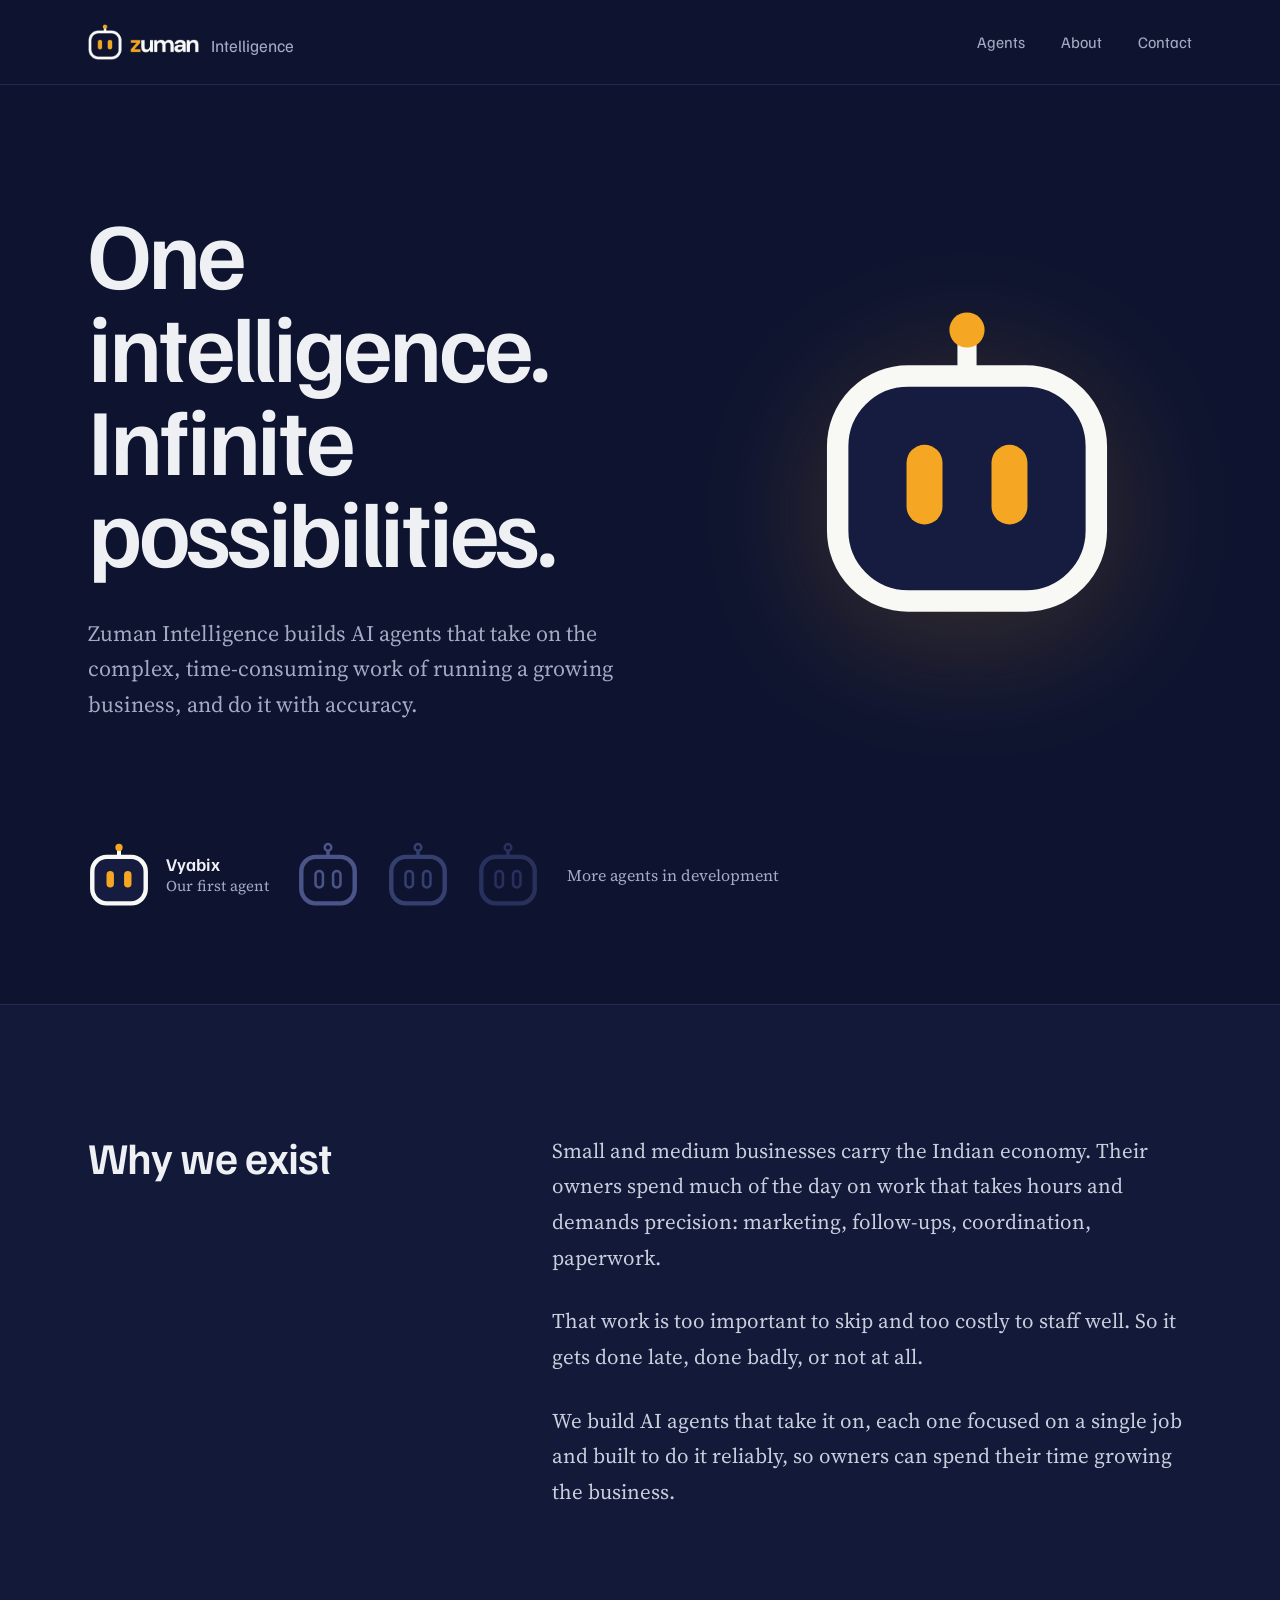
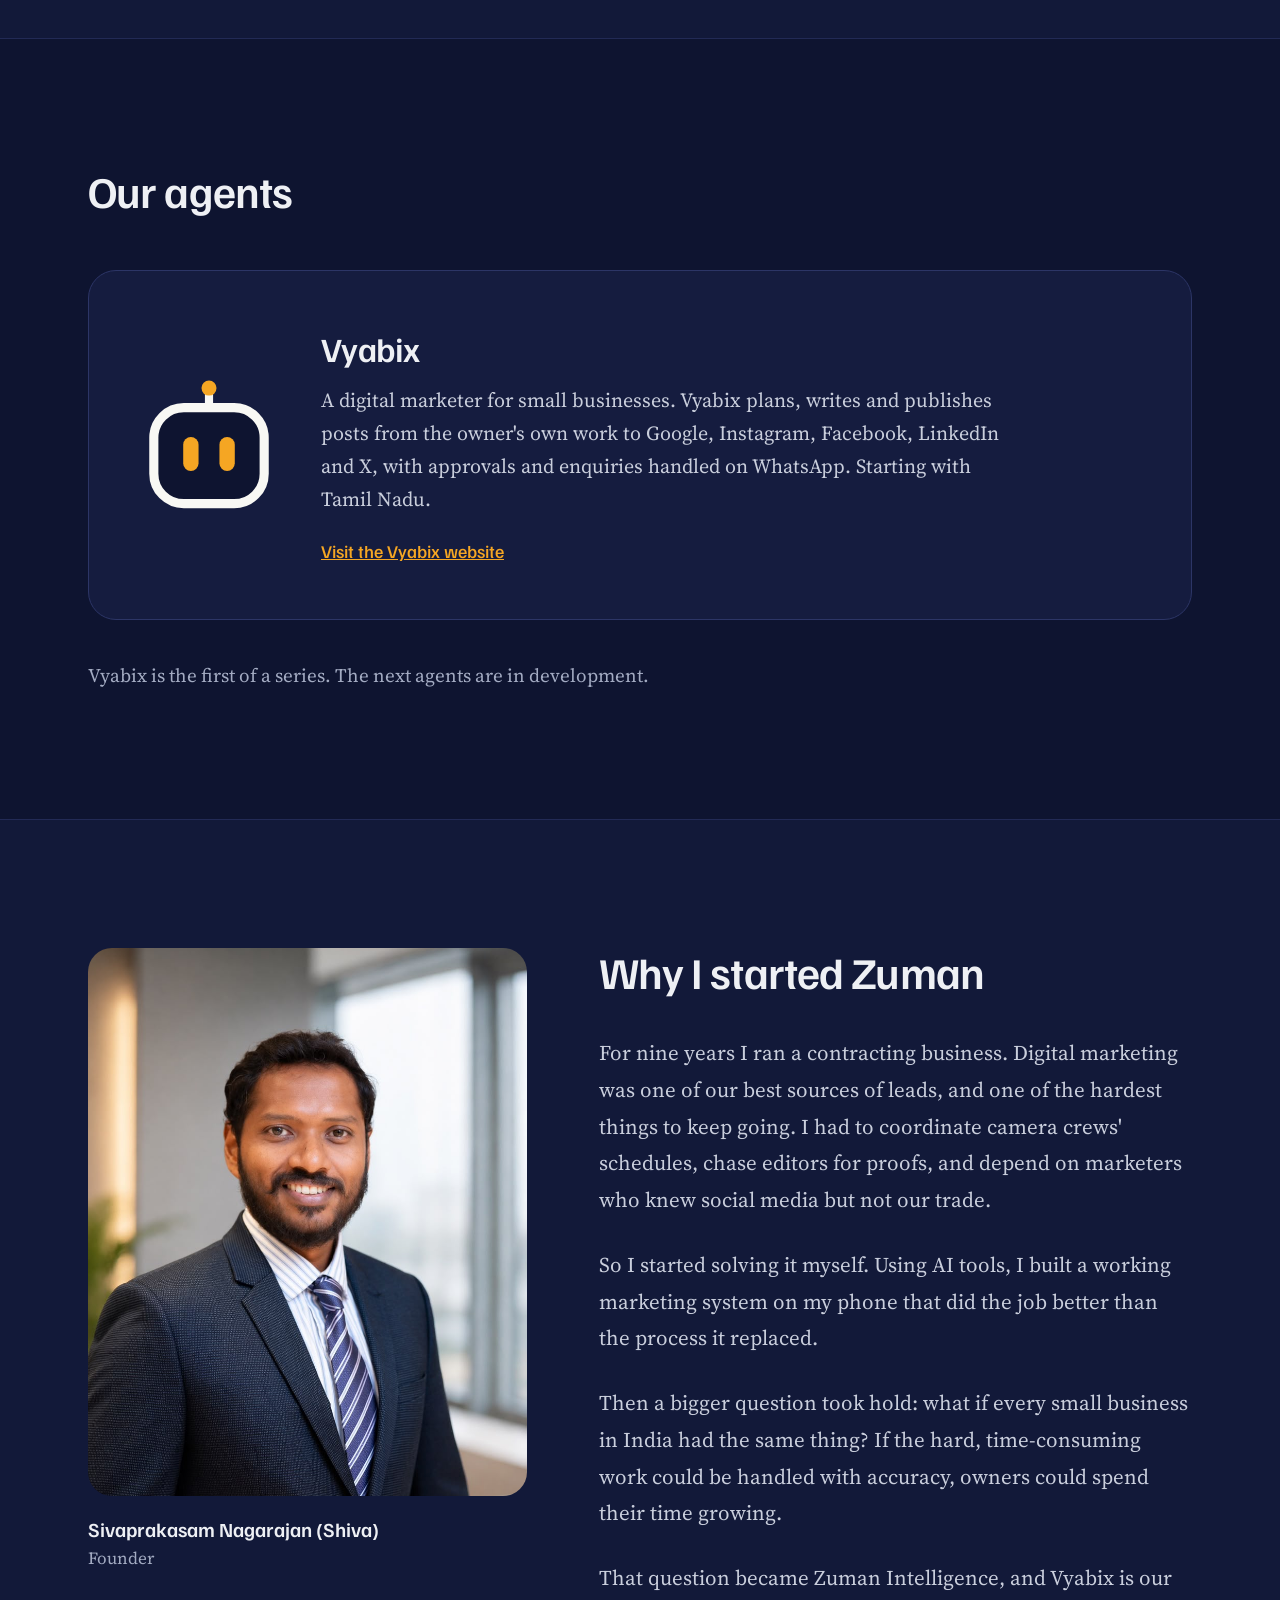
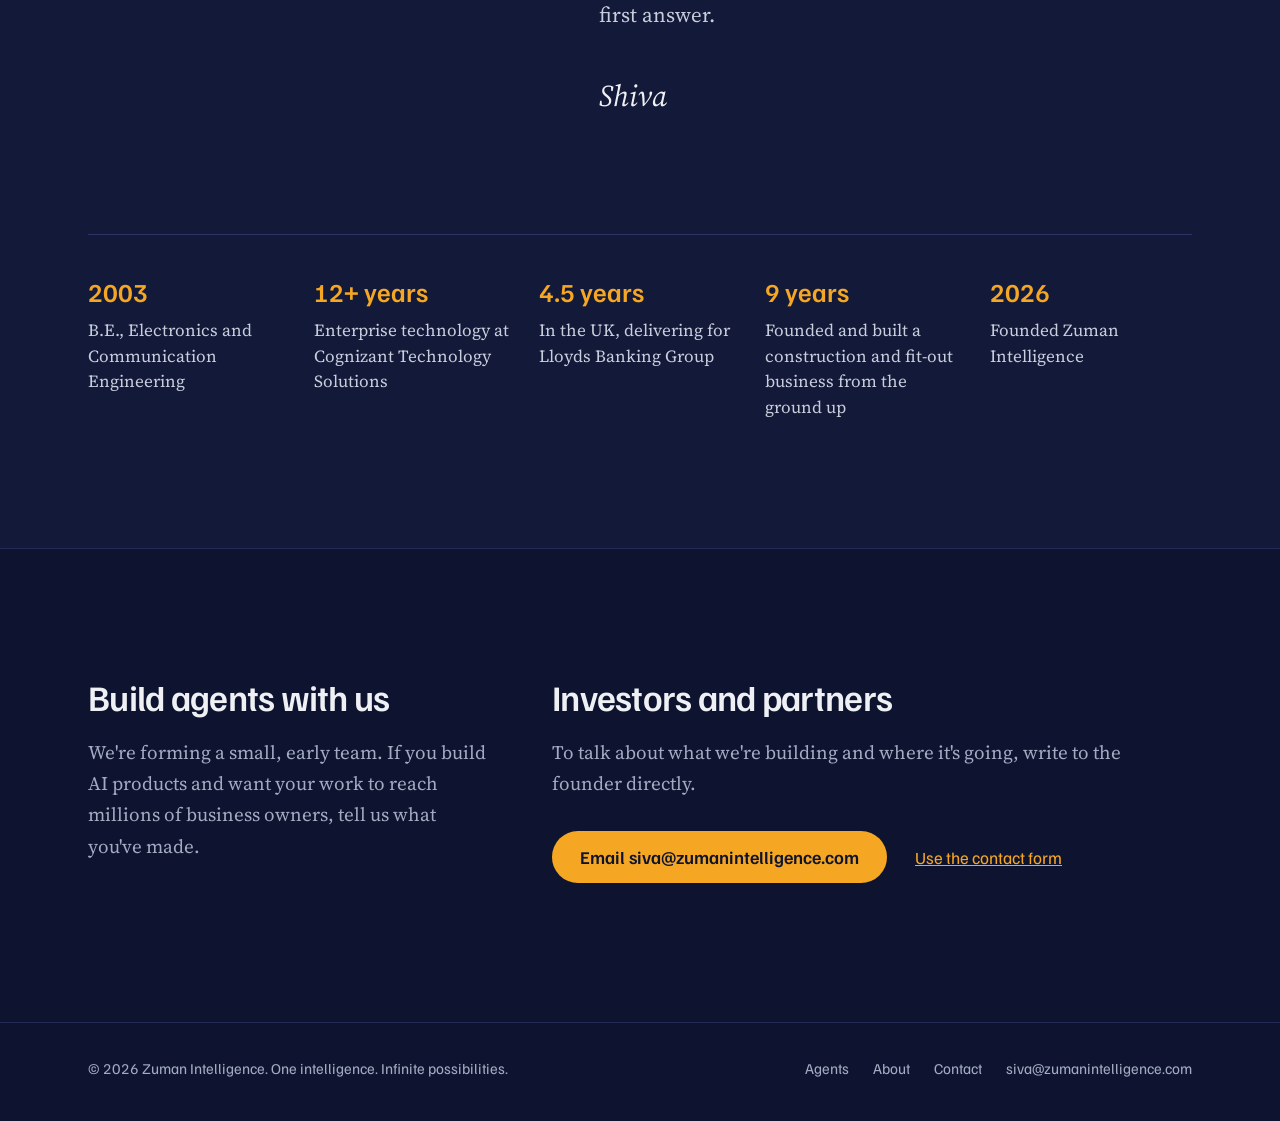
<file: index.html>
<!DOCTYPE html>
<html lang="en">
<head>
  <meta charset="UTF-8">
  <meta name="viewport" content="width=device-width, initial-scale=1.0">
  <title>Zuman Intelligence | One intelligence. Infinite possibilities.</title>
  <meta name="description" content="Zuman Intelligence builds AI agents that take on the complex, time-consuming work of running a growing business, starting with Vyabix, an AI digital marketer for small businesses.">
  <link rel="preconnect" href="https://fonts.googleapis.com">
  <link rel="preconnect" href="https://fonts.gstatic.com" crossorigin>
  <link href="https://fonts.googleapis.com/css2?family=Familjen+Grotesk:wght@400;500;600;700&family=Source+Serif+4:ital,opsz,wght@0,8..60,400;0,8..60,500;1,8..60,400&display=swap" rel="stylesheet">
  <link rel="icon" type="image/png" href="assets/favicon.png">
  <link rel="apple-touch-icon" href="assets/apple-touch-icon.png">
  <meta property="og:title" content="Zuman Intelligence">
  <meta property="og:description" content="One intelligence. Infinite possibilities.">
  <meta property="og:image" content="assets/og-icon.png">
  <meta name="theme-color" content="#0E1430">
  <link rel="stylesheet" href="assets/home.css">
</head>
<body>

<header class="site-head">
  <div class="wrap">
    <a href="index.html" class="brand" aria-label="Zuman Intelligence home">
      <img src="assets/logo.png" alt="">
      <span>Intelligence</span>
    </a>
    <nav class="nav" aria-label="Main">
      <a href="products.html">Agents</a>
      <a href="about.html">About</a>
      <a href="contact.html">Contact</a>
    </nav>
  </div>
</header>

<main>

<section class="hero" id="top">
  <div class="wrap">
    <div class="hero-grid">
      <div>
        <h1>One intelligence. Infinite possibilities.</h1>
        <p class="hero-lede">Zuman Intelligence builds AI agents that take on the complex, time-consuming work of running a growing business, and do it with accuracy.</p>
      </div>
      <div class="hero-face">
        <svg class="zi-face" viewBox="60 48 392 416" role="img" aria-label="The Zuman agent face">
          <line x1="256" y1="100" x2="256" y2="142" stroke="#F8F8F4" stroke-width="25"/>
          <circle cx="256" cy="82" r="23" fill="#F5A623"/>
          <rect x="87" y="142" width="338" height="294" rx="92" fill="#151C3F" stroke="#F8F8F4" stroke-width="28"/>
          <rect class="zi-eye" x="177" y="232" width="47" height="104" rx="23.5" fill="#F5A623"/>
          <rect class="zi-eye" x="288" y="232" width="47" height="104" rx="23.5" fill="#F5A623"/>
        </svg>
      </div>
    </div>

    <div class="belt" role="group" aria-label="Zuman's agents">
      <a class="belt-item belt-kural" href="vyabix/">
        <svg class="zi-face" viewBox="60 48 392 416" aria-hidden="true">
          <line x1="256" y1="100" x2="256" y2="142" stroke="#F8F8F4" stroke-width="25"/>
          <circle cx="256" cy="82" r="23" fill="#F5A623"/>
          <rect x="87" y="142" width="338" height="294" rx="92" fill="#151C3F" stroke="#F8F8F4" stroke-width="28"/>
          <rect class="zi-eye" x="177" y="232" width="47" height="104" rx="23.5" fill="#F5A623"/>
          <rect class="zi-eye" x="288" y="232" width="47" height="104" rx="23.5" fill="#F5A623"/>
        </svg>
        <span><strong>Vyabix</strong><small>Our first agent</small></span>
      </a>
      <span class="belt-item" aria-hidden="true">
        <svg class="zi-face" viewBox="60 48 392 416">
          <line x1="256" y1="105" x2="256" y2="142" stroke="#4A5488" stroke-width="22"/>
          <circle cx="256" cy="82" r="21" fill="none" stroke="#4A5488" stroke-width="16"/>
          <rect x="87" y="142" width="338" height="294" rx="92" fill="none" stroke="#4A5488" stroke-width="28"/>
          <rect class="zi-eye" x="177" y="232" width="47" height="104" rx="23.5" fill="none" stroke="#4A5488" stroke-width="16"/>
          <rect class="zi-eye" x="288" y="232" width="47" height="104" rx="23.5" fill="none" stroke="#4A5488" stroke-width="16"/>
        </svg>
      </span>
      <span class="belt-item" aria-hidden="true">
        <svg class="zi-face" viewBox="60 48 392 416">
          <line x1="256" y1="105" x2="256" y2="142" stroke="#353F70" stroke-width="22"/>
          <circle cx="256" cy="82" r="21" fill="none" stroke="#353F70" stroke-width="16"/>
          <rect x="87" y="142" width="338" height="294" rx="92" fill="none" stroke="#353F70" stroke-width="28"/>
          <rect class="zi-eye" x="177" y="232" width="47" height="104" rx="23.5" fill="none" stroke="#353F70" stroke-width="16"/>
          <rect class="zi-eye" x="288" y="232" width="47" height="104" rx="23.5" fill="none" stroke="#353F70" stroke-width="16"/>
        </svg>
      </span>
      <span class="belt-item" aria-hidden="true">
        <svg class="zi-face" viewBox="60 48 392 416">
          <line x1="256" y1="105" x2="256" y2="142" stroke="#28305E" stroke-width="22"/>
          <circle cx="256" cy="82" r="21" fill="none" stroke="#28305E" stroke-width="16"/>
          <rect x="87" y="142" width="338" height="294" rx="92" fill="none" stroke="#28305E" stroke-width="28"/>
          <rect class="zi-eye" x="177" y="232" width="47" height="104" rx="23.5" fill="none" stroke="#28305E" stroke-width="16"/>
          <rect class="zi-eye" x="288" y="232" width="47" height="104" rx="23.5" fill="none" stroke="#28305E" stroke-width="16"/>
        </svg>
      </span>
      <span class="belt-item belt-note">More agents in development</span>
    </div>
  </div>
</section>

<section class="band band--alt" id="thesis">
  <div class="wrap split">
    <h2 class="h2">Why we exist</h2>
    <div class="prose">
      <p>Small and medium businesses carry the Indian economy. Their owners spend much of the day on work that takes hours and demands precision: marketing, follow-ups, coordination, paperwork.</p>
      <p>That work is too important to skip and too costly to staff well. So it gets done late, done badly, or not at all.</p>
      <p>We build AI agents that take it on, each one focused on a single job and built to do it reliably, so owners can spend their time growing the business.</p>
    </div>
  </div>
</section>

<section class="band" id="agents">
  <div class="wrap">
    <h2 class="h2">Our agents</h2>
    <article class="agent">
      <svg class="zi-face" viewBox="60 48 392 416" aria-hidden="true">
        <line x1="256" y1="100" x2="256" y2="142" stroke="#F8F8F4" stroke-width="25"/>
        <circle cx="256" cy="82" r="23" fill="#F5A623"/>
        <rect x="87" y="142" width="338" height="294" rx="92" fill="#0E1430" stroke="#F8F8F4" stroke-width="28"/>
        <rect class="zi-eye" x="177" y="232" width="47" height="104" rx="23.5" fill="#F5A623"/>
        <rect class="zi-eye" x="288" y="232" width="47" height="104" rx="23.5" fill="#F5A623"/>
      </svg>
      <div class="agent-body">
        <h3>Vyabix</h3>
        <p>A digital marketer for small businesses. Vyabix plans, writes and publishes posts from the owner's own work to Google, Instagram, Facebook, LinkedIn and X, with approvals and enquiries handled on WhatsApp. Starting with Tamil Nadu.</p>
        <a href="vyabix/">Visit the Vyabix website</a>
      </div>
    </article>
    <p class="agents-note">Vyabix is the first of a series. The next agents are in development.</p>
  </div>
</section>

<section class="band band--alt" id="founder">
  <div class="wrap">
    <div class="founder">
      <figure>
        <img src="assets/founder.jpg" alt="Portrait of Shiva, founder of Zuman Intelligence" width="852" height="1280" loading="lazy">
        <figcaption>
          <strong>Sivaprakasam Nagarajan (Shiva)</strong>
          <span>Founder</span>
        </figcaption>
      </figure>
      <div>
        <h2 class="h2">Why I started Zuman</h2>
        <div class="prose">
          <p>For nine years I ran a contracting business. Digital marketing was one of our best sources of leads, and one of the hardest things to keep going. I had to coordinate camera crews' schedules, chase editors for proofs, and depend on marketers who knew social media but not our trade.</p>
          <p>So I started solving it myself. Using AI tools, I built a working marketing system on my phone that did the job better than the process it replaced.</p>
          <p>Then a bigger question took hold: what if every small business in India had the same thing? If the hard, time-consuming work could be handled with accuracy, owners could spend their time growing.</p>
          <p>That question became Zuman Intelligence, and Vyabix is our first answer.</p>
          <p class="signature">Shiva</p>
        </div>
      </div>
    </div>

    <ol class="timeline" aria-label="Shiva's path to Zuman">
      <li><b>2003</b><span>B.E., Electronics and Communication Engineering</span></li>
      <li><b>12+ years</b><span>Enterprise technology at Cognizant Technology Solutions</span></li>
      <li><b>4.5 years</b><span>In the UK, delivering for Lloyds Banking Group</span></li>
      <li><b>9 years</b><span>Founded and built a construction and fit-out business from the ground up</span></li>
      <li><b>2026</b><span>Founded Zuman Intelligence</span></li>
    </ol>
  </div>
</section>

<section class="band join" id="join">
  <div class="wrap split">
    <div>
      <h2>Build agents with us</h2>
      <p>We're forming a small, early team. If you build AI products and want your work to reach millions of business owners, tell us what you've made.</p>
    </div>
    <div>
      <h2>Investors and partners</h2>
      <p>To talk about what we're building and where it's going, write to the founder directly.</p>
      <div class="links">
        <a class="btn-amber" href="mailto:siva@zumanintelligence.com">Email siva@zumanintelligence.com</a>
        <a href="contact.html">Use the contact form</a>
      </div>
    </div>
  </div>
</section>

</main>

<footer class="site-foot">
  <div class="wrap">
    <span>© <span data-year>2026</span> Zuman Intelligence. One intelligence. Infinite possibilities.</span>
    <div class="foot-links">
      <a href="products.html">Agents</a>
      <a href="about.html">About</a>
      <a href="contact.html">Contact</a>
      <a href="mailto:siva@zumanintelligence.com">siva@zumanintelligence.com</a>
    </div>
  </div>
</footer>

<script src="assets/home.js"></script>
</body>
</html>
</file>
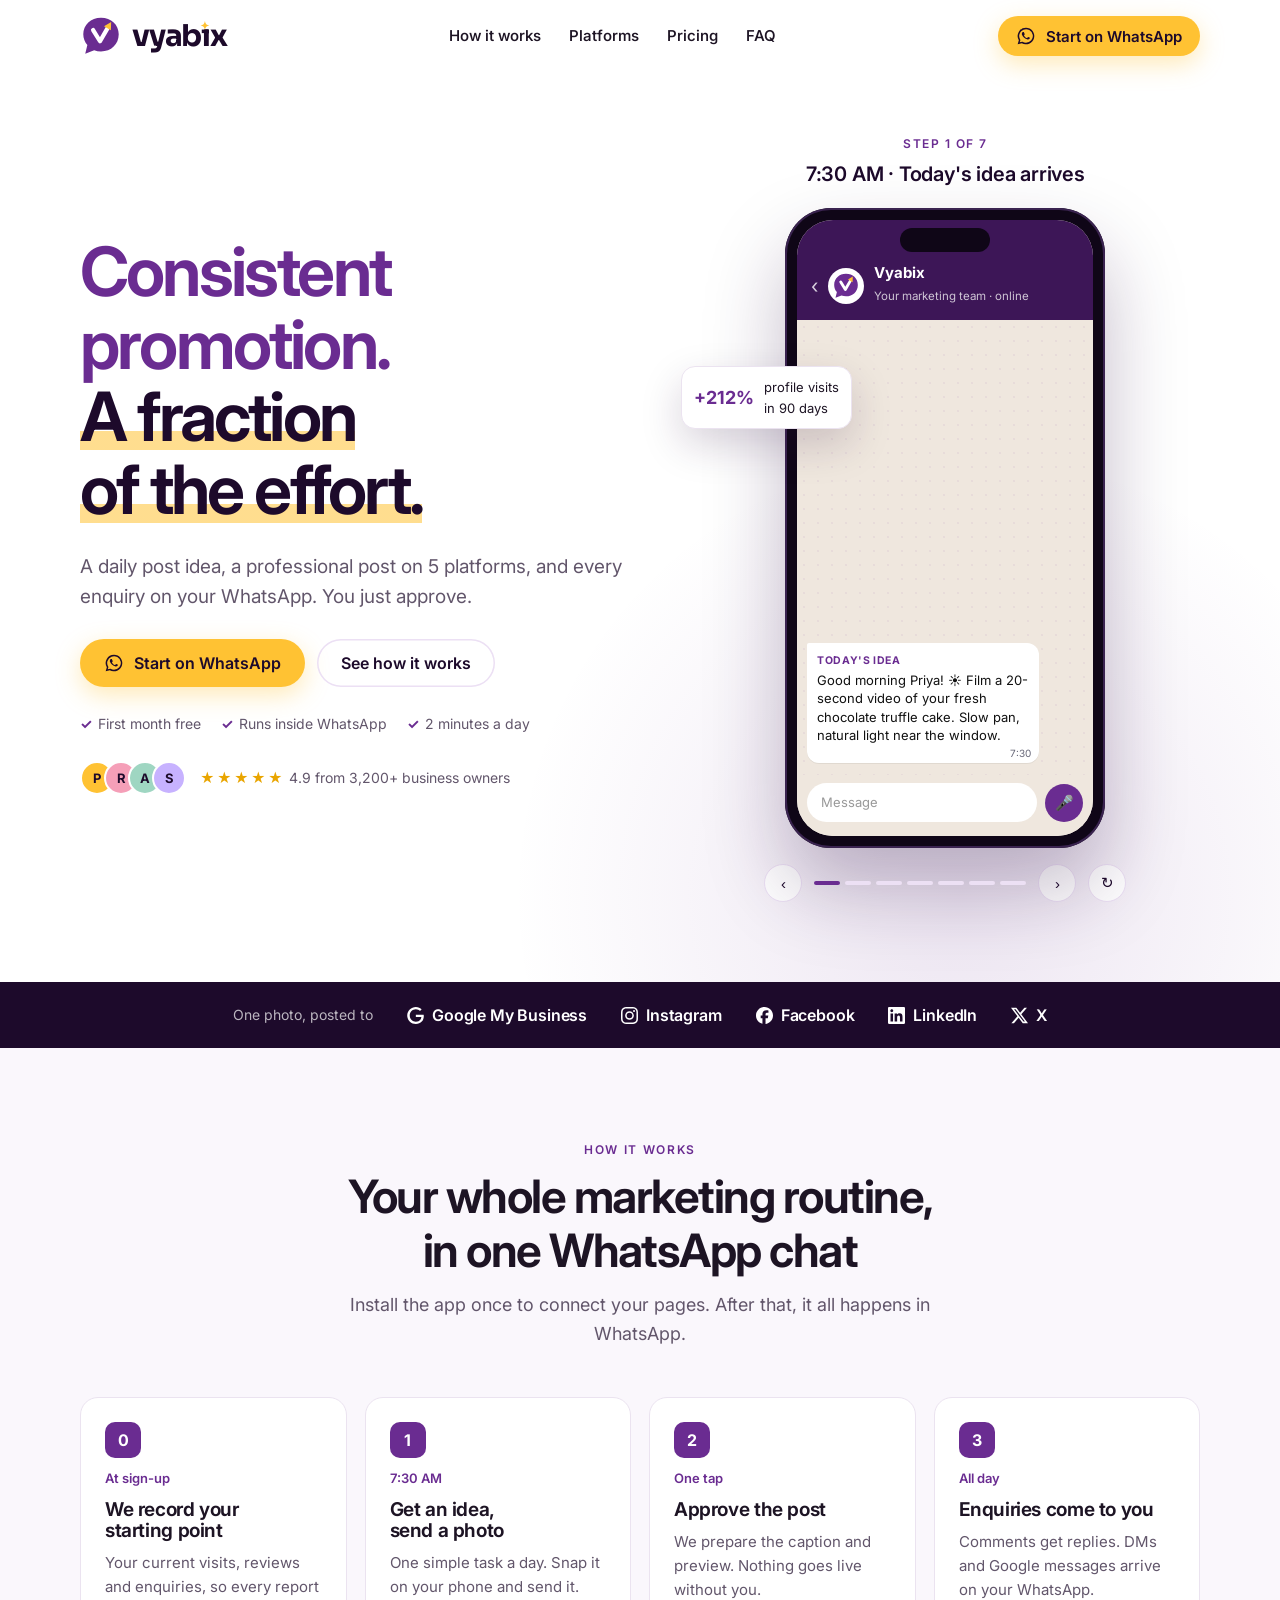
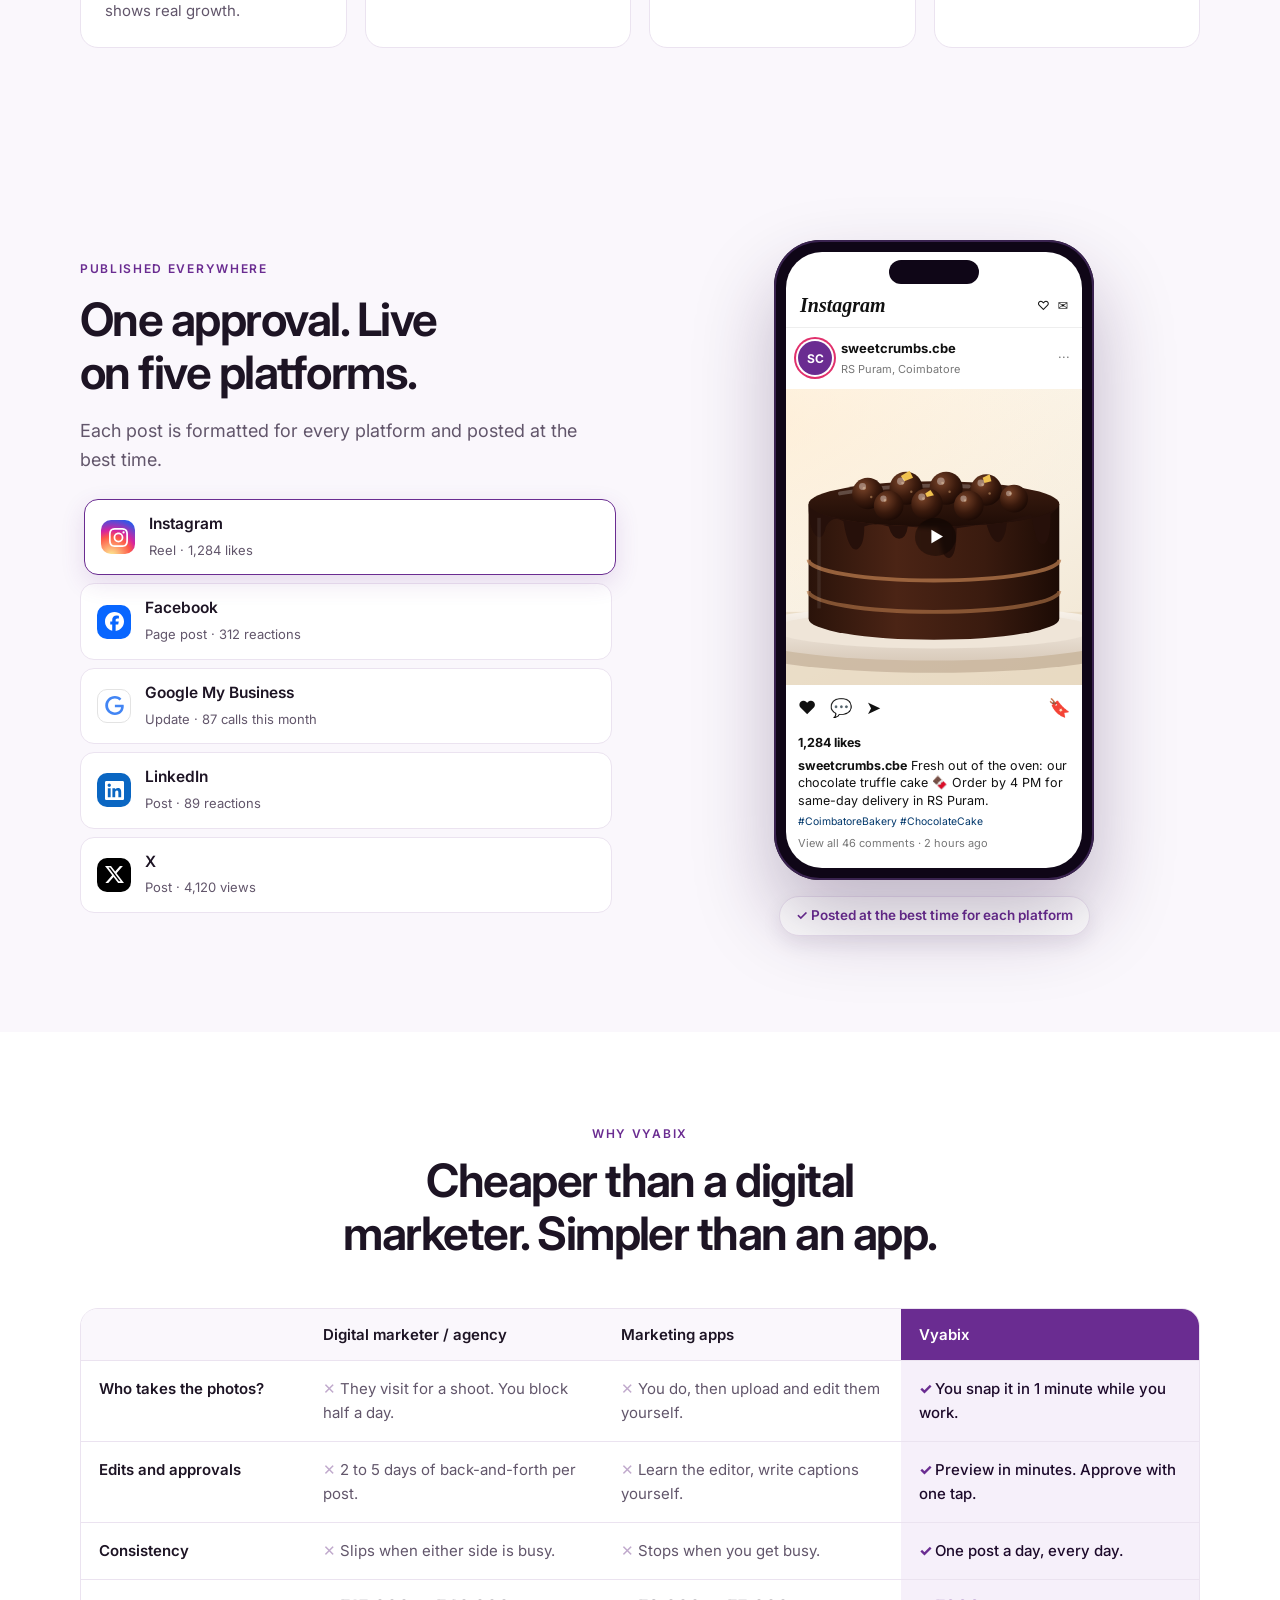
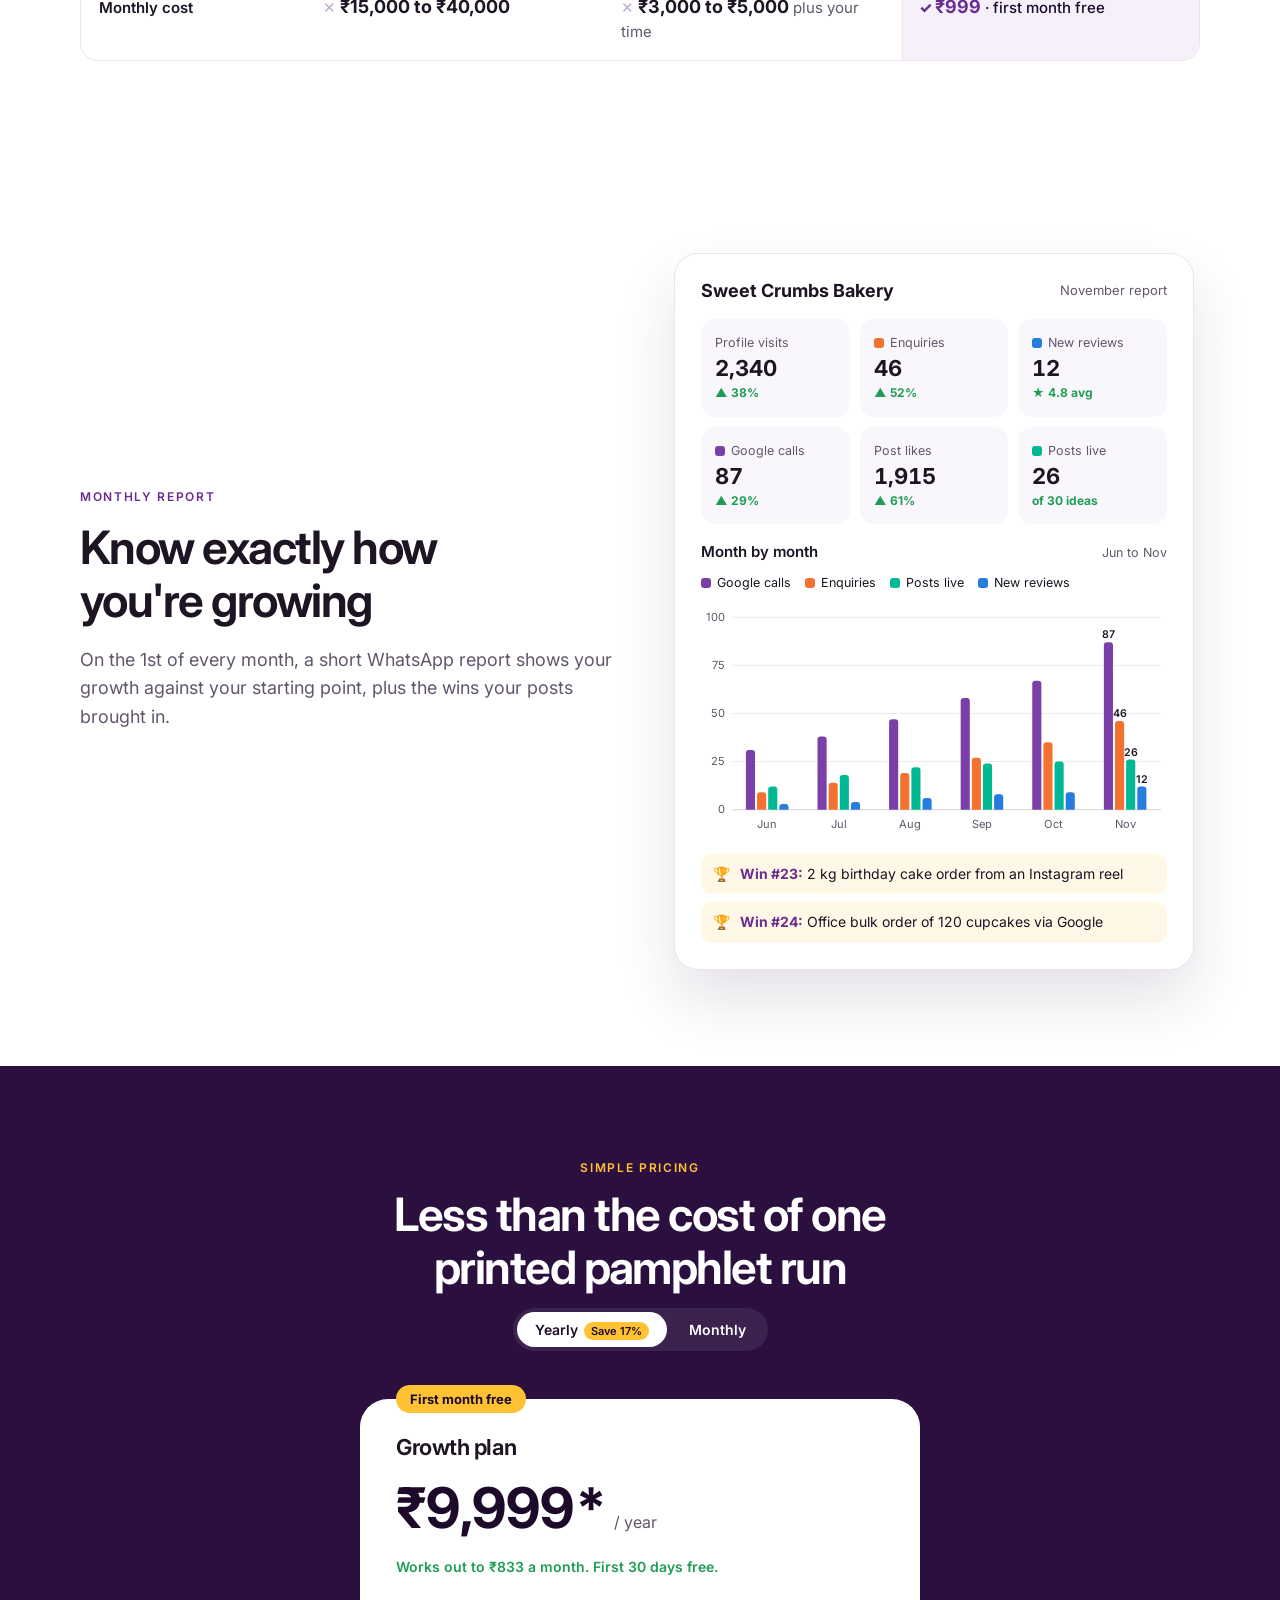
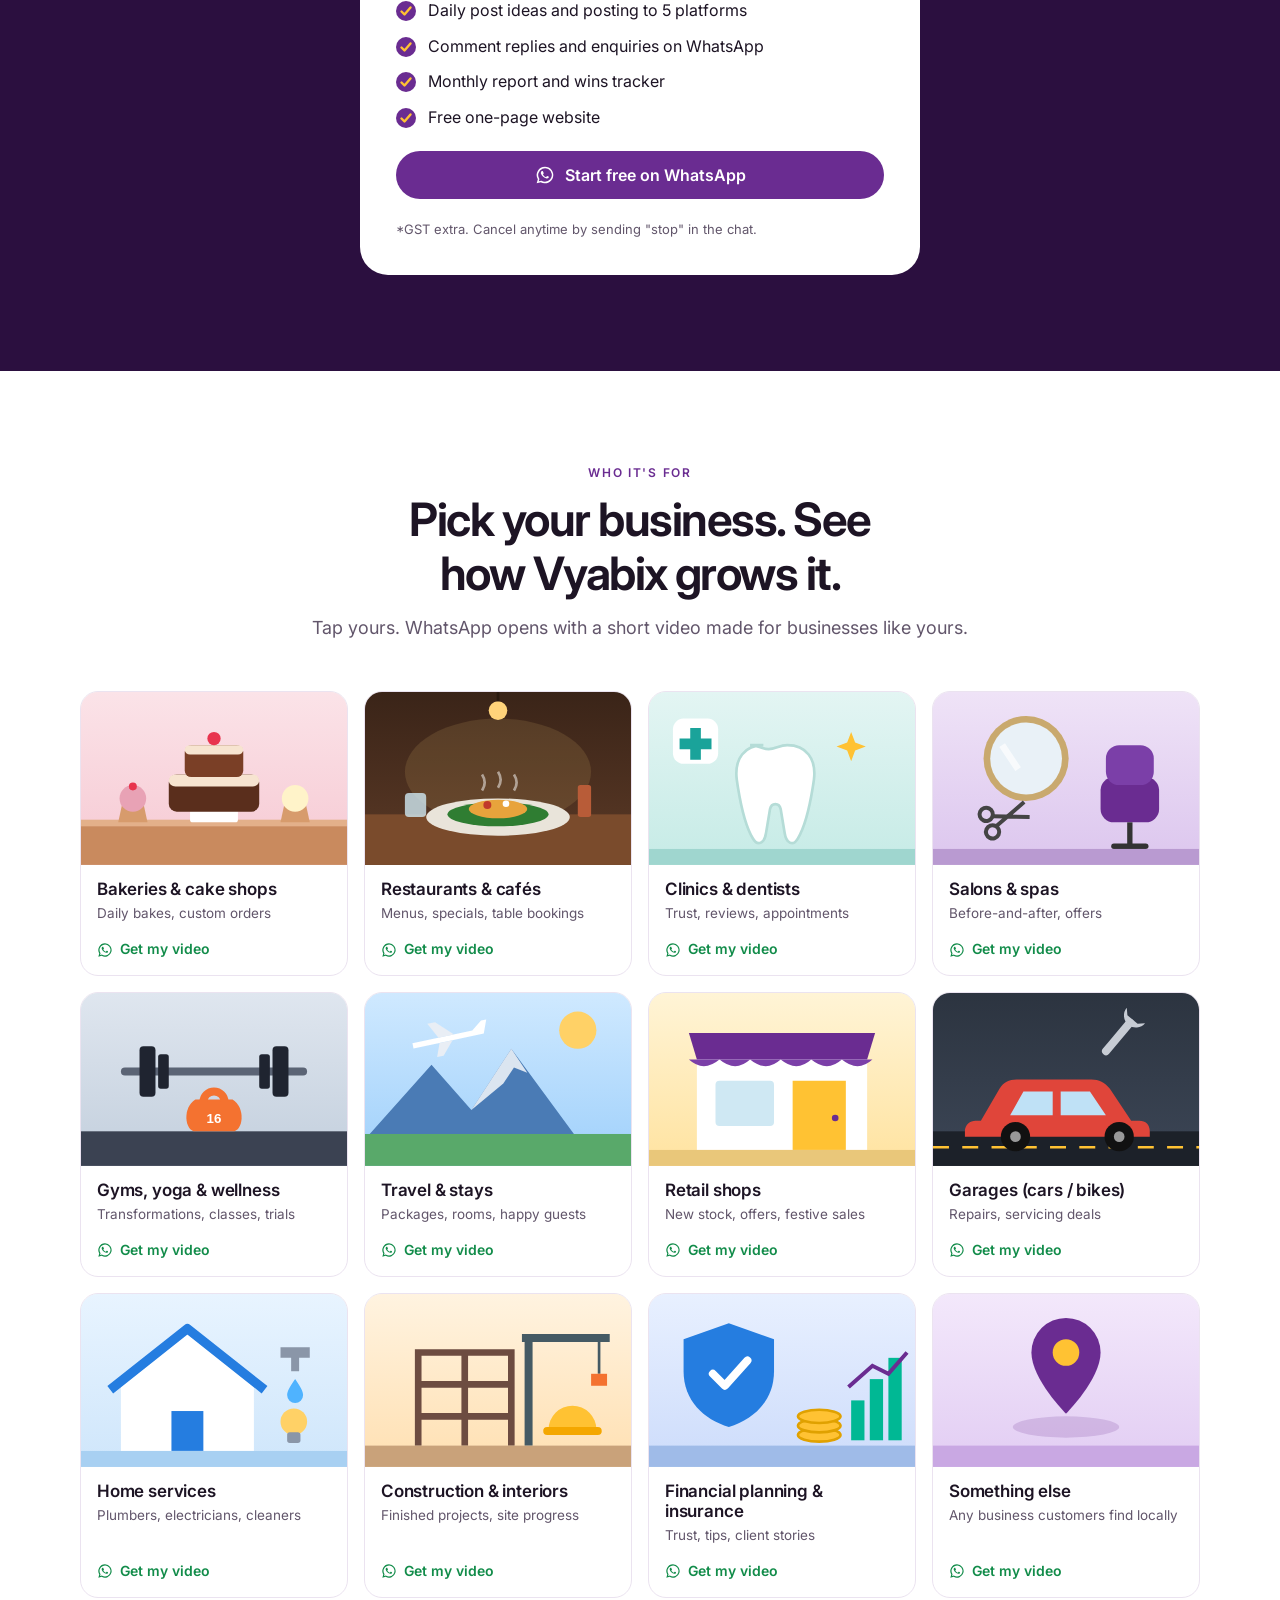
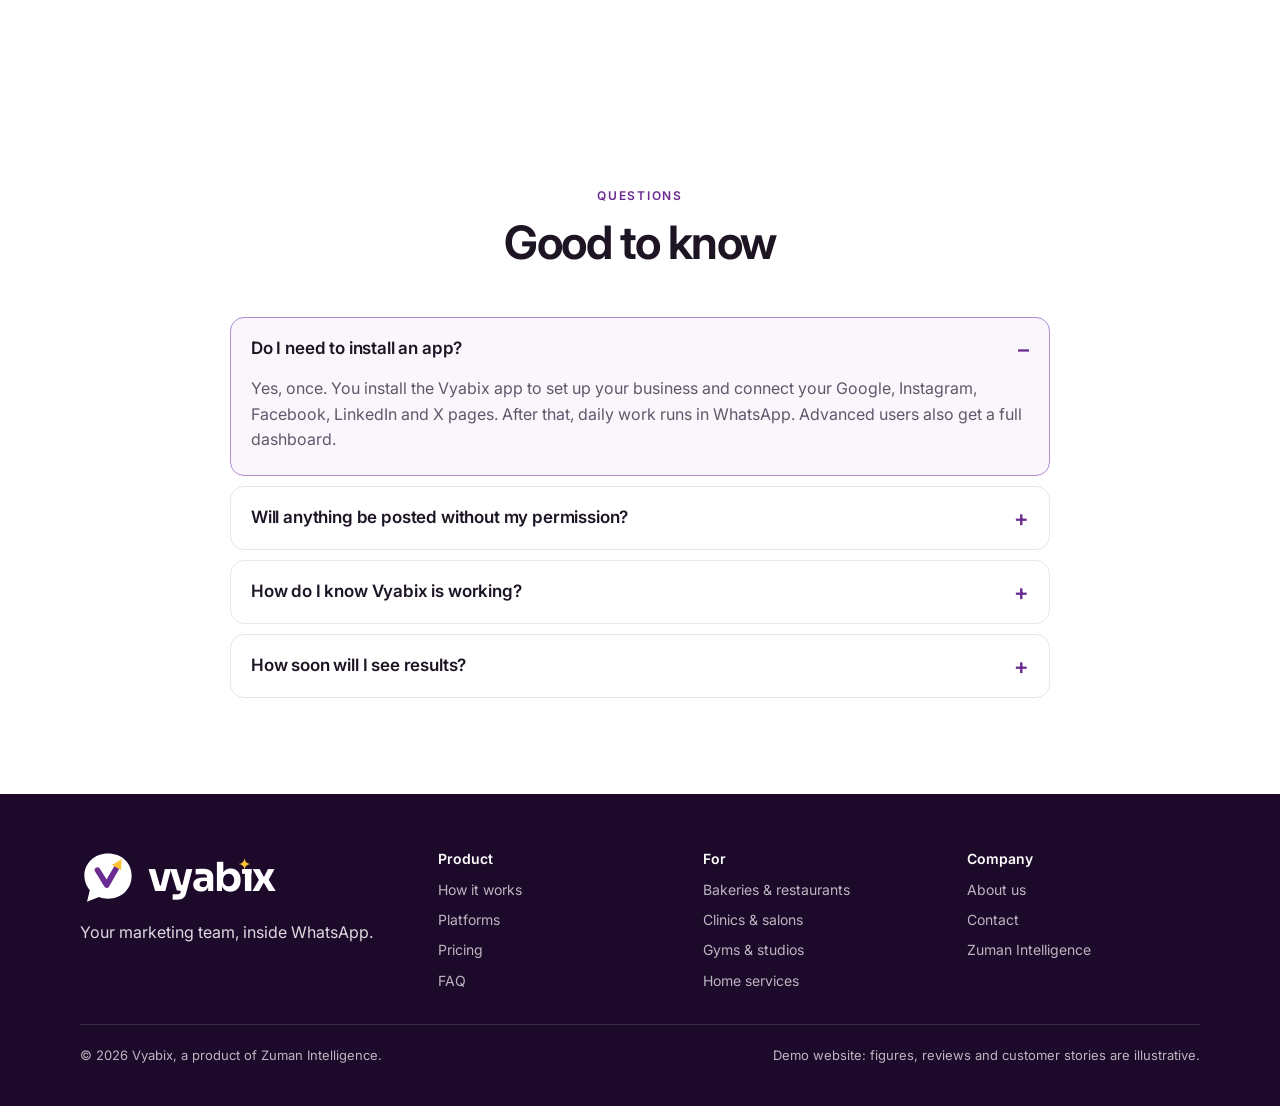
<file: vyabix/index.html>
<!DOCTYPE html>
<html lang="en">
<head>
  <meta charset="UTF-8">
  <meta name="viewport" content="width=device-width, initial-scale=1.0, viewport-fit=cover">
  <title>Vyabix | Consistent promotion for local businesses</title>
  <link rel="icon" type="image/svg+xml" href="favicon.svg">
  <meta property="og:title" content="Vyabix | Consistent promotion. A fraction of the effort.">
  <meta property="og:description" content="Daily post ideas, professional posts on Google, Instagram, Facebook, LinkedIn and X, and every enquiry on WhatsApp. By Zuman Intelligence.">
  <meta name="theme-color" content="#6a2c91">
<meta name="description" content="Vyabix gives local businesses consistent promotion on Google, Instagram, Facebook, LinkedIn and X for a fraction of the effort, all through WhatsApp.">
<link rel="preconnect" href="https://fonts.googleapis.com">
<link rel="stylesheet" href="https://fonts.googleapis.com/css2?family=Sora:wght@700&family=Inter:wght@100..900&display=swap">
<style>
/* Layout: deep-plum hero with a live WhatsApp phone story, then light sections that alternate text and proof; mango is the only accent */
:root{
  --plum:#6a2c91; --plum-deep:#2b0f3f; --plum-ink:#1d0a2b; --plum-50:#f6f0fa; --plum-100:#ece0f4; --plum-300:#b48bcf;
  --mango:#ffc233; --mango-deep:#e9a500;
  --bg:#ffffff; --fg:#1d1424; --muted:#62566b; --line:#ebe3f0; --soft:#faf7fc;
  --wa-bg:#efe7de; --wa-me:#d9fdd3; --wa-head:#3d1657;
  --ok:#1f9d55;
  --f-head:"Sora","Inter",system-ui,sans-serif;
  --f-body:"Inter",system-ui,-apple-system,"Segoe UI",sans-serif;
  --r:18px;
  color-scheme:light;
}
*{box-sizing:border-box}
html{scroll-behavior:smooth}
@media (prefers-reduced-motion:reduce){html{scroll-behavior:auto}*{animation:none!important;transition:none!important}}
body{background:var(--bg);color:var(--fg);font-family:var(--f-body);font-size:16px;line-height:1.6}
a{color:inherit}
.in{max-width:1160px;margin:0 auto;padding-left:max(20px,env(safe-area-inset-left,0px));padding-right:max(20px,env(safe-area-inset-right,0px))}
h1,h2,h3{font-family:var(--f-head);letter-spacing:-.025em;line-height:1.12;text-wrap:balance;margin:0}
h2{font-size:clamp(30px,4.2vw,46px);font-weight:700}
h3{font-size:19px;font-weight:600;letter-spacing:-.01em}
p{margin:0}
.kicker{font:600 12px/1 var(--f-body);letter-spacing:.14em;text-transform:uppercase;color:var(--plum)}
.lead{color:var(--muted);font-size:18px;max-width:60ch}
section{padding-block:96px}
.sec-head{display:grid;gap:14px;max-width:720px;margin-bottom:48px}
.sec-head.center{margin-inline:auto;text-align:center;justify-items:center}

/* buttons */
.btn{display:inline-flex;align-items:center;gap:10px;font:600 16px var(--f-body);text-decoration:none;border-radius:999px;padding:14px 24px;border:0;cursor:pointer;transition:transform .15s ease,box-shadow .15s ease,background .15s}
.btn:focus-visible{outline:3px solid var(--mango);outline-offset:3px}
.btn-wa{background:var(--mango);color:var(--plum-ink);box-shadow:0 8px 24px rgba(255,194,51,.35)}
.btn-wa:hover{transform:translateY(-2px);box-shadow:0 12px 28px rgba(255,194,51,.45)}
.btn-wa svg{width:20px;height:20px}
.btn-ghost{background:transparent;color:#fff;box-shadow:inset 0 0 0 1.5px rgba(255,255,255,.35)}
.btn-ghost:hover{box-shadow:inset 0 0 0 1.5px #fff}
.btn-plum{background:var(--plum);color:#fff}
.btn-plum:hover{background:#5a2380;transform:translateY(-2px)}

/* logo */
.logo{display:inline-flex;align-items:center;gap:10px;text-decoration:none}
.logo svg.mark{width:36px;height:36px;flex:none}
.wm{font-family:var(--f-head);font-weight:700;font-size:26px;letter-spacing:-.04em;line-height:1;color:var(--plum-ink)}
.si{position:relative;display:inline-block}
.si svg{position:absolute;left:50%;top:.005em;width:.3em;height:.3em;transform:translateX(-62%);overflow:visible}
.si svg path{fill:var(--mango)}
.on-dark .wm{color:#fff}
.nav .m-inv{display:none}.nav:not(.scrolled) .m-inv{display:inline}.nav:not(.scrolled) .m-std{display:none}

/* nav */
body::before{content:"";position:fixed;inset:0 0 auto;height:env(safe-area-inset-top,0px);z-index:60;background:var(--plum-deep)}
.nav{position:sticky;top:env(safe-area-inset-top,0px);z-index:50;transition:background .2s,box-shadow .2s}
.nav .in{display:flex;align-items:center;justify-content:space-between;gap:16px;height:72px}
.nav.scrolled{background:rgba(255,255,255,.94);backdrop-filter:blur(10px);box-shadow:0 1px 0 var(--line)}
.nav:not(.scrolled){background:var(--plum-deep)}
.nav:not(.scrolled) .wm{color:#fff}
.nav:not(.scrolled) .links a{color:rgba(255,255,255,.85)}
.links{display:flex;gap:28px}
.links a{text-decoration:none;font-weight:500;font-size:15px;color:var(--fg)}
.links a:hover{color:var(--plum)}
.nav:not(.scrolled) .links a:hover{color:var(--mango)}
.nav .btn{padding:10px 18px;font-size:15px}
@media (max-width:860px){.links{display:none}}
@media (max-width:420px){.nav .btn span.long{display:none}}

/* hero */
.hero{background:var(--plum-deep);color:#fff;padding-block:40px 0;position:relative;overflow:hidden}
.hero::before{content:"";position:absolute;inset:auto -10% -40% 40%;height:900px;background:radial-gradient(closest-side,rgba(106,44,145,.85),transparent);pointer-events:none}
.hero .in{position:relative;display:grid;grid-template-columns:1.05fr .95fr;gap:48px;align-items:center}
.hero-copy{display:grid;gap:26px;padding-block:40px 80px}
.pill{display:inline-flex;align-items:center;gap:10px;justify-self:start;background:rgba(255,255,255,.08);border:1px solid rgba(255,255,255,.16);padding:7px 14px 7px 8px;border-radius:999px;font-size:14px;color:rgba(255,255,255,.9)}
.pill b{background:var(--mango);color:var(--plum-ink);border-radius:999px;padding:2px 9px;font-size:12px}
.hero h1{font-size:clamp(40px,5.6vw,68px);font-weight:800;letter-spacing:-.035em}
.hero h1 em{font-style:normal;color:var(--mango)}
.hero .lead{color:rgba(255,255,255,.78);font-size:19px}
.cta-row{display:flex;flex-wrap:wrap;gap:12px;align-items:center}
.reassure{display:flex;flex-wrap:wrap;gap:8px 20px;font-size:14px;color:rgba(255,255,255,.7)}
.reassure span::before{content:"✓";color:var(--mango);margin-right:6px;font-weight:700}
.trust{display:flex;align-items:center;gap:14px;font-size:14px;color:rgba(255,255,255,.75)}
.faces{display:flex}
.faces i{width:34px;height:34px;border-radius:50%;border:2px solid var(--plum-deep);display:grid;place-items:center;font:700 13px var(--f-head);font-style:normal;color:var(--plum-ink)}
.faces i+i{margin-left:-10px}
.stars{color:var(--mango);letter-spacing:2px}

/* phone */
.stage{display:grid;justify-items:center;gap:16px;padding-block:24px 56px;position:relative}
.cap{min-height:56px;display:grid;justify-items:center;text-align:center;gap:4px}
.cap small{font:600 12px var(--f-body);letter-spacing:.12em;text-transform:uppercase;color:var(--mango)}
.cap strong{font:600 20px var(--f-head);letter-spacing:-.01em}
.phone{width:320px;max-width:100%;aspect-ratio:320/640;background:#0f0617;border-radius:46px;padding:12px;box-shadow:0 40px 80px rgba(0,0,0,.45),inset 0 0 0 2px #3a2350;position:relative}
.screen{height:100%;border-radius:36px;overflow:hidden;display:grid;grid-template-rows:auto 1fr auto;background:var(--wa-bg)}
.notch{position:absolute;top:20px;left:50%;transform:translateX(-50%);width:90px;height:24px;border-radius:20px;background:#0f0617;z-index:2}
.wa-head{background:var(--wa-head);color:#fff;display:flex;align-items:center;gap:10px;padding:44px 14px 12px}
.wa-head .back{opacity:.8;font-size:20px;line-height:1}
.wa-head .av{width:36px;height:36px;border-radius:50%;background:#fff;display:grid;place-items:center;flex:none}
.wa-head .av svg{width:28px;height:28px}
.wa-head strong{display:block;font-size:15px;line-height:1.2}
.wa-head em{font-style:normal;font-size:11.5px;opacity:.75}
.chat{padding:12px 10px;display:flex;flex-direction:column;justify-content:flex-end;gap:7px;overflow:hidden;background-image:radial-gradient(rgba(106,44,145,.06) 1px,transparent 1.2px);background-size:14px 14px}
.b{max-width:84%;padding:7px 10px 18px;border-radius:2px 12px 12px 12px;background:#fff;font-size:13px;line-height:1.42;color:#111;position:relative;box-shadow:0 1px 0 rgba(0,0,0,.06)}
.b.me{align-self:flex-end;background:var(--wa-me);border-radius:12px 2px 12px 12px}
.b time{position:absolute;right:8px;bottom:3px;font-size:10px;color:#667}
.b.me time::after{content:" ✓✓";color:#34b7f1}
.b.new{animation:pop .45s cubic-bezier(.2,.9,.3,1.3) both}
@keyframes pop{from{opacity:0;transform:translateY(12px) scale(.96)}to{opacity:1;transform:none}}
.b .tag{display:inline-block;font-size:10.5px;font-weight:700;color:var(--plum);text-transform:uppercase;letter-spacing:.06em;margin-bottom:2px}
.media{height:120px;border-radius:8px;margin:-2px -5px 6px;background:#f8f0e2 url("[data-uri]") center/cover no-repeat;position:relative;overflow:hidden}
.media::after{content:"▶";position:absolute;left:50%;top:50%;width:38px;height:38px;margin:-19px 0 0 -19px;border-radius:50%;background:rgba(0,0,0,.35);backdrop-filter:blur(2px);display:grid;place-items:center;color:#fff;font-size:15px;padding-left:3px}
.media.raw{background:#2a2a2e url("[data-uri]") 42% center/cover no-repeat}
.media .dur{position:absolute;left:8px;bottom:6px;font-size:10.5px;color:#fff;z-index:1}
.post{border:1px solid #eee;border-radius:10px;overflow:hidden;margin:-2px -5px 6px;background:#fff}
.post .media{margin:0;border-radius:0;height:96px}
.post p{padding:7px 9px 4px;font-size:12px}
.post .tags{color:var(--plum);font-size:11px;padding:0 9px 8px}
.plats{display:flex;gap:5px;flex-wrap:wrap;margin-top:4px}
.plat{font-size:10px;font-weight:700;padding:3px 7px;border-radius:999px;background:var(--plum-50);color:var(--plum)}
.plat.ok{background:#e3f6ea;color:var(--ok)}
.qr{display:grid;grid-template-columns:1fr 1fr;gap:6px;margin-top:8px}
.qr span{background:#fff;border:1px solid #e3e3e3;text-align:center;border-radius:8px;padding:6px;font-size:12px;font-weight:600;color:#027eb5}
.qr span.hit{background:var(--plum);color:#fff;border-color:var(--plum)}
.rep{display:grid;grid-template-columns:1fr 1fr;gap:6px;margin:4px 0 2px}
.rep div{background:var(--plum-50);border-radius:8px;padding:6px 8px}
.rep b{display:block;font:700 15px var(--f-head);color:var(--plum-ink)}
.rep small{font-size:10px;color:var(--muted)}
.rep .up{color:var(--ok);font-size:10px;font-weight:700}
.wa-input{display:flex;gap:8px;align-items:center;padding:8px 10px 14px;background:var(--wa-bg)}
.wa-input div{flex:1;background:#fff;border-radius:999px;padding:9px 14px;font-size:13px;color:#999}
.wa-input span{width:38px;height:38px;border-radius:50%;background:var(--plum);display:grid;place-items:center;color:#fff;font-size:15px}
.ctrl{display:flex;align-items:center;gap:12px}
.ctrl button{width:38px;height:38px;border-radius:50%;border:1px solid rgba(255,255,255,.25);background:rgba(255,255,255,.06);color:#fff;cursor:pointer;font-size:15px;display:grid;place-items:center}
.ctrl button:hover{background:rgba(255,255,255,.14)}
.ctrl button:focus-visible{outline:2px solid var(--mango);outline-offset:2px}
.bars{display:flex;gap:5px}
.bars button{width:26px;height:4px;border-radius:4px;border:0;padding:0;background:rgba(255,255,255,.22);cursor:pointer;position:relative;overflow:hidden}
.bars button.done{background:var(--mango)}
.bars button.on::after{content:"";position:absolute;inset:0;background:var(--mango);transform-origin:left;animation:fill var(--dur,3.4s) linear forwards}
.bars.paused button.on::after{animation:none;transform:none}
@keyframes fill{from{transform:scaleX(0)}to{transform:scaleX(1)}}
.float{position:absolute;background:#fff;color:var(--fg);border-radius:14px;padding:10px 12px;box-shadow:0 16px 40px rgba(0,0,0,.28);font-size:13px;display:flex;gap:10px;align-items:center}
.float b{font:700 18px var(--f-head);color:var(--plum)}
.float.f1{left:-10px;top:30%}
.float.f2{right:-14px;top:58%}
@media (max-width:1100px){.float.f1{left:0}.float.f2{right:0}}
@media (max-width:920px){.hero .in{grid-template-columns:1fr}.hero-copy{padding-block:24px 8px}.float{display:none}}

/* platforms strip */
.plat-strip{background:var(--plum-ink);color:rgba(255,255,255,.7);padding-block:22px}
.plat-strip .in{display:flex;flex-wrap:wrap;gap:10px 34px;align-items:center;justify-content:center;font-size:14px}
.plat-strip strong svg{width:17px;height:17px;flex:none}.plat-strip strong{display:inline-flex;align-items:center;gap:8px;color:#fff;font:600 16px var(--f-head);letter-spacing:-.01em}

/* stats */
.stats{display:grid;grid-template-columns:repeat(4,1fr);gap:0;border:1px solid var(--line);border-radius:var(--r);overflow:hidden}
.stat{padding:28px 24px;display:grid;gap:4px;border-right:1px solid var(--line)}
.stat:last-child{border-right:0}
.stat b{font:800 clamp(30px,3.4vw,42px)/1 var(--f-head);letter-spacing:-.03em;color:var(--plum);font-variant-numeric:tabular-nums}
.stat span{color:var(--muted);font-size:15px}
@media (max-width:820px){.stats{grid-template-columns:1fr 1fr}.stat:nth-child(2){border-right:0}.stat:nth-child(-n+2){border-bottom:1px solid var(--line)}}

/* how it works steps */
.how{background:var(--soft)}
.steps{display:grid;grid-template-columns:repeat(4,1fr);gap:18px;counter-reset:s}
.step{background:#fff;border:1px solid var(--line);border-radius:var(--r);padding:24px;display:grid;gap:10px;align-content:start}
.step .n{width:36px;height:36px;border-radius:10px;background:var(--plum);color:#fff;display:grid;place-items:center;font:700 16px var(--f-head)}
.step p{color:var(--muted);font-size:15px}
.step .time{font-size:13px;font-weight:600;color:var(--plum)}
@media (max-width:920px){.steps{grid-template-columns:1fr 1fr}}
@media (max-width:520px){.steps{grid-template-columns:1fr}}

/* ideas calendar */
.ideas-wrap{overflow-x:auto;scroll-snap-type:x mandatory;padding-bottom:12px;-webkit-overflow-scrolling:touch}
.ideas{display:grid;grid-auto-flow:column;grid-auto-columns:220px;gap:14px;padding-inline:max(20px,calc((100vw - 1160px)/2 + 20px))}
.idea{scroll-snap-align:start;border-radius:var(--r);padding:20px;display:grid;gap:10px;align-content:start;min-height:200px;border:1px solid var(--line);background:#fff}
.idea .day{font:600 12px var(--f-body);letter-spacing:.1em;text-transform:uppercase;color:var(--muted)}
.idea h3{font-size:17px}
.idea .fmt{justify-self:start;font-size:12px;font-weight:600;padding:3px 10px;border-radius:999px;background:var(--plum-50);color:var(--plum)}
.idea.today{background:var(--plum);border-color:var(--plum);color:#fff}
.idea.today .day{color:var(--mango)}
.idea.today .fmt{background:rgba(255,255,255,.14);color:#fff}
.hint{color:var(--muted);font-size:14px;text-align:center;margin-top:14px}

/* compare */
.compare{display:grid;grid-template-columns:1fr 1fr;gap:18px}
.col{border-radius:var(--r);padding:30px;display:grid;gap:16px;align-content:start}
.col.old{background:var(--soft);border:1px solid var(--line)}
.col.new{background:var(--plum-deep);color:#fff}
.col h3{font-size:22px}
.col ul{list-style:none;margin:0;padding:0;display:grid;gap:12px}
.col li{display:grid;grid-template-columns:22px 1fr;gap:10px;font-size:15.5px}
.col.old li::before{content:"✕";color:#b0a3b8;font-weight:700}
.col.new li::before{content:"✓";color:var(--mango);font-weight:800}
.col.old li{color:var(--muted)}
@media (max-width:760px){.compare{grid-template-columns:1fr}}

/* features */
.feats{display:grid;grid-template-columns:repeat(4,1fr);gap:18px}
.feat{border:1px solid var(--line);border-radius:var(--r);padding:24px;display:grid;gap:10px;align-content:start}
.feat .ic{width:44px;height:44px;border-radius:12px;background:var(--plum-50);display:grid;place-items:center}
.feat .ic svg{width:22px;height:22px;stroke:var(--plum);fill:none;stroke-width:2;stroke-linecap:round;stroke-linejoin:round}
.feat p{color:var(--muted);font-size:15px}
.feat.hl{background:var(--mango);border-color:var(--mango)}
.feat.hl .ic{background:rgba(29,10,43,.1)}
.feat.hl .ic svg{stroke:var(--plum-ink)}
.feat.hl p{color:#4a3510}
@media (max-width:980px){.feats{grid-template-columns:1fr 1fr}}
@media (max-width:520px){.feats{grid-template-columns:1fr}}

/* split blocks */
.split{display:grid;grid-template-columns:1fr 1fr;gap:56px;align-items:center}
.split .txt{display:grid;gap:18px}
.checks{list-style:none;padding:0;margin:0;display:grid;gap:10px}
.checks li{display:grid;grid-template-columns:24px 1fr;gap:8px}
.checks li::before{content:"";width:20px;height:20px;border-radius:50%;background:var(--plum) url("data:image/svg+xml,%3Csvg xmlns='http://www.w3.org/2000/svg' viewBox='0 0 20 20'%3E%3Cpath d='M5.5 10.5l3 3 6-7' fill='none' stroke='%23ffc233' stroke-width='2.4' stroke-linecap='round' stroke-linejoin='round'/%3E%3C/svg%3E") center/100% no-repeat;margin-top:3px}
@media (max-width:860px){.split{grid-template-columns:1fr;gap:36px}}

/* report card */
.report{background:#fff;border:1px solid var(--line);border-radius:24px;box-shadow:0 30px 60px rgba(43,15,63,.12);padding:26px;display:grid;gap:18px;max-width:520px;justify-self:center;width:100%}
.report-top{display:flex;justify-content:space-between;align-items:center;gap:10px}
.report-top strong{font:700 18px var(--f-head)}
.report-top span{font-size:13px;color:var(--muted)}
.kpis{display:grid;grid-template-columns:repeat(3,1fr);gap:10px}
.kpi{background:var(--soft);border-radius:14px;padding:14px;display:grid;gap:2px}
.kpi b{font:700 22px var(--f-head);font-variant-numeric:tabular-nums}
.kpi small{color:var(--muted);font-size:12.5px}
.kpi .d{font-size:12px;font-weight:700;color:var(--ok)}
.spark-chart{width:100%;height:120px}
.wins{display:grid;gap:8px}
.win{display:flex;gap:10px;align-items:center;font-size:14px;background:#fff8e6;border-radius:10px;padding:9px 12px}
.win b{color:var(--plum)}
@media (max-width:480px){.kpis{grid-template-columns:1fr 1fr}}

/* stories */
.stories{background:var(--plum-50)}
.story-grid{display:grid;grid-template-columns:repeat(3,1fr);gap:18px}
.story{background:#fff;border-radius:var(--r);padding:28px;display:grid;gap:14px;align-content:start}
.story .big{font:800 44px/1 var(--f-head);letter-spacing:-.03em;color:var(--plum)}
.story .big small{font-size:18px;font-weight:600;color:var(--fg)}
.story blockquote{margin:0;font-size:15.5px;color:var(--fg)}
.who{display:flex;gap:12px;align-items:center;border-top:1px solid var(--line);padding-top:14px}
.who i{width:44px;height:44px;border-radius:50%;display:grid;place-items:center;font:700 16px var(--f-head);font-style:normal;color:#fff;flex:none}
.who strong{display:block;font-size:15px}
.who span{font-size:13px;color:var(--muted)}
@media (max-width:900px){.story-grid{grid-template-columns:1fr}}

/* industries */
.inds{display:grid;grid-template-columns:repeat(4,1fr);gap:16px}
.ind{border:1px solid var(--line);border-radius:18px;overflow:hidden;display:flex;flex-direction:column;background:#fff;color:var(--fg);text-decoration:none;transition:border-color .15s,transform .15s,box-shadow .15s}
.ind:hover,.ind:focus-visible{border-color:var(--plum);transform:translateY(-3px);box-shadow:0 12px 28px rgba(106,44,145,.14);outline:none}
.ind-ph{display:block;position:relative;aspect-ratio:200/130;background:#eee;overflow:hidden}.ind-ph img{position:absolute;inset:0;width:100%;height:100%;object-fit:cover;transition:transform .4s}.ind:hover .ind-ph img{transform:scale(1.04)}.ind-ph svg{display:block;width:100%;height:100%}
.ind-tx{display:grid;gap:4px;padding:14px 16px 6px}
.ind strong{font:600 17px var(--f-head);letter-spacing:-.01em}
.ind-tx span{font-size:13.5px;color:var(--muted)}
.ind-go{display:flex;align-items:center;gap:7px;margin:auto 16px 14px;padding-top:8px;font-weight:600;font-size:14px;color:#128c4a}
.ind-go svg{width:16px;height:16px;fill:currentColor}
#start{scroll-margin-top:72px}
.pick-hint{margin:-8px auto 22px;width:max-content;max-width:100%;background:var(--mango);color:#2a1238;border-radius:999px;padding:10px 18px;font-size:15px;text-align:center}
.pick.flash .ind{animation:indPulse 1.2s ease 2}
@keyframes indPulse{50%{border-color:var(--plum);box-shadow:0 0 0 4px rgba(106,44,145,.15)}}
@media (max-width:900px){.inds{grid-template-columns:repeat(2,1fr)}}
@media (max-width:420px){.inds{gap:10px}.ind-tx{padding:10px 12px 4px}.ind strong{font-size:15px}.ind-go{margin:auto 12px 12px;font-size:13px}}
@media (prefers-reduced-motion:reduce){.pick.flash .ind{animation:none}}
@media (max-width:900px){.inds{grid-template-columns:1fr 1fr}}

/* website mock */
.site-mock{border-radius:18px;overflow:hidden;border:1px solid var(--line);box-shadow:0 30px 60px rgba(43,15,63,.12);background:#fff;max-width:520px;width:100%;justify-self:center}
.bar{display:flex;gap:6px;align-items:center;padding:10px 12px;background:var(--soft);border-bottom:1px solid var(--line)}
.bar i{width:10px;height:10px;border-radius:50%;background:#e2d6ea}
.bar span{margin-left:10px;font-size:12px;color:var(--muted);background:#fff;border-radius:6px;padding:3px 10px;flex:1;min-width:0;overflow:hidden;text-overflow:ellipsis;white-space:nowrap}
.sm-hero{background:linear-gradient(135deg,#5b2a16,#a0582b 55%,#f3c27a);color:#fff;padding:30px 22px;display:grid;gap:8px}
.sm-hero strong{font:700 24px var(--f-head)}
.sm-hero small{opacity:.9}
.sm-row{display:grid;grid-template-columns:repeat(3,1fr);gap:8px;padding:14px}
.sm-row div{aspect-ratio:1;border-radius:8px;position:relative;overflow:hidden;background:#f8f0e2 url("[data-uri]") 50% center/cover no-repeat}
.sm-row div span{position:absolute;left:6px;bottom:6px;background:rgba(255,255,255,.92);color:#1d1424;font-size:10.5px;font-weight:600;padding:2px 7px;border-radius:999px}
.sm-row div:nth-child(2){background:#e7d2b8 url("[data-uri]") center/cover no-repeat}
.sm-row div:nth-child(3){background:#f6c9d6 url("[data-uri]") center/cover no-repeat}
.sm-cta{display:flex;gap:8px;padding:0 14px 16px}
.sm-cta span{flex:1;text-align:center;border-radius:8px;padding:9px;font-size:13px;font-weight:600;background:var(--plum-50);color:var(--plum)}
.sm-cta span:first-child{background:#25d366;color:#fff}

/* pricing */
.pricing{background:var(--plum-deep);color:#fff}
.pricing .kicker{color:var(--mango)}
.pricing .lead{color:rgba(255,255,255,.75)}
.toggle{display:inline-flex;background:rgba(255,255,255,.08);border-radius:999px;padding:4px;gap:4px}
.toggle button{border:0;background:transparent;color:#fff;font:600 14px var(--f-body);padding:9px 18px;border-radius:999px;cursor:pointer}
.toggle button[aria-pressed="true"]{background:#fff;color:var(--plum-ink)}
.toggle button:focus-visible{outline:2px solid var(--mango);outline-offset:2px}
.toggle em{font-style:normal;font-size:11px;background:var(--mango);color:var(--plum-ink);padding:2px 7px;border-radius:999px;margin-left:6px}
.price-card{margin:36px auto 0;max-width:560px;background:#fff;color:var(--fg);border-radius:28px;padding:36px;display:grid;gap:20px;position:relative}
.ribbon{position:absolute;top:-14px;left:36px;background:var(--mango);color:var(--plum-ink);font:700 13px var(--f-body);padding:6px 14px;border-radius:999px}
.price-card h3{font-size:22px}
.price{display:flex;align-items:baseline;gap:8px;flex-wrap:wrap}
.price b{font:800 56px/1 var(--f-head);letter-spacing:-.04em;color:var(--plum-ink);font-variant-numeric:tabular-nums}
.price span{color:var(--muted)}
.price-note{font-size:14px;color:var(--ok);font-weight:600}
.price-card .btn{justify-content:center}
.fine{font-size:13px;color:var(--muted)}

/* faq */
.faq{max-width:820px;margin:0 auto;display:grid;gap:10px}
.faq details{border:1px solid var(--line);border-radius:14px;padding:4px 20px;background:#fff}
.faq details[open]{border-color:var(--plum-300);background:var(--soft)}
.faq summary{cursor:pointer;list-style:none;font:600 17px var(--f-head);letter-spacing:-.01em;padding:16px 0;display:flex;justify-content:space-between;gap:16px}
.faq summary::-webkit-details-marker{display:none}
.faq summary::after{content:"+";color:var(--plum);font-size:22px;line-height:1}
.faq details[open] summary::after{content:"–"}
.faq summary:focus-visible{outline:2px solid var(--plum);outline-offset:4px;border-radius:6px}
.faq p{padding:0 0 18px;color:var(--muted)}

/* final cta */
.final{padding-block:0 96px}
.final-box{background:var(--mango);border-radius:32px;padding:clamp(32px,6vw,64px);display:grid;grid-template-columns:1.4fr 1fr;gap:28px;align-items:center}
.final-box h2{color:var(--plum-ink)}
.final-box p{color:#4a3510;font-size:17px;margin-top:12px}
.final-box .btn{background:var(--plum-ink);color:#fff;justify-self:end}
.final-box .btn:hover{transform:translateY(-2px)}
@media (max-width:820px){.final-box{grid-template-columns:1fr}.final-box .btn{justify-self:start}}

footer{background:var(--plum-ink);color:rgba(255,255,255,.7);padding-block:56px 40px;font-size:14px}
footer .in{display:grid;grid-template-columns:1.4fr 1fr 1fr 1fr;gap:32px}
footer h4{color:#fff;font:600 14px var(--f-head);margin:0 0 12px}
footer ul{list-style:none;padding:0;margin:0;display:grid;gap:8px}
footer a{text-decoration:none}
footer a:hover{color:#fff}
.foot-base{grid-column:1/-1;border-top:1px solid rgba(255,255,255,.12);padding-top:20px;display:flex;flex-wrap:wrap;justify-content:space-between;gap:10px;font-size:13px}
@media (max-width:820px){footer .in{grid-template-columns:1fr 1fr}}

/* white hero override */
body::before{background:#fff}
.nav,.nav:not(.scrolled){background:rgba(255,255,255,.96);backdrop-filter:blur(10px)}
.nav.scrolled{box-shadow:0 1px 0 var(--line)}
.nav:not(.scrolled) .wm{color:var(--plum-ink)}
.nav:not(.scrolled) .links a{color:var(--fg)}
.nav:not(.scrolled) .links a:hover{color:var(--plum)}
.nav .m-inv,.nav:not(.scrolled) .m-inv{display:none}
.nav .m-std,.nav:not(.scrolled) .m-std{display:inline}
.hero{background:#fff;color:var(--fg)}
.hero::before{background:radial-gradient(closest-side,rgba(106,44,145,.12),transparent)}
.hero h1{color:var(--plum-ink)}
.hero h1 em{color:var(--plum);background:linear-gradient(transparent 68%,rgba(255,194,51,.55) 68%,rgba(255,194,51,.55) 92%,transparent 92%)}
.hero .lead{color:var(--muted)}
.pill{background:var(--plum-50);border-color:var(--plum-100);color:var(--plum-ink)}
.btn-ghost{color:var(--plum-ink);box-shadow:inset 0 0 0 1.5px var(--plum-100)}
.btn-ghost:hover{box-shadow:inset 0 0 0 1.5px var(--plum)}
.reassure,.trust{color:var(--muted)}
.reassure span::before{color:var(--plum)}
.faces i{border-color:#fff}
.stars{color:var(--mango-deep)}
.cap small{color:var(--plum)}
.cap strong{color:var(--plum-ink)}
.phone{box-shadow:0 40px 80px rgba(43,15,63,.28),inset 0 0 0 2px #3a2350}
.ctrl button{border-color:var(--plum-100);background:#fff;color:var(--plum-ink)}
.ctrl button:hover{background:var(--plum-50)}
.bars button{background:var(--plum-100)}
.bars button.done,.bars button.on::after{background:var(--plum)}
.float{box-shadow:0 16px 40px rgba(43,15,63,.18);border:1px solid var(--line)}
.hero{padding-bottom:24px}

.cmp-wrap{overflow-x:auto;border:1px solid var(--line);border-radius:var(--r)}
.cmp-wrap:focus-visible{outline:2px solid var(--plum);outline-offset:2px}
.cmp{width:100%;min-width:760px;border-collapse:collapse;font-size:15px}
.cmp th,.cmp td{padding:16px 18px;text-align:left;vertical-align:top;border-bottom:1px solid var(--line)}
.cmp tbody tr:last-child th,.cmp tbody tr:last-child td{border-bottom:0}
.cmp thead th{font:600 15px var(--f-head);background:var(--soft);color:var(--fg)}
.cmp thead th.us{background:var(--plum);color:#fff}
.cmp tbody th{font-weight:600;color:var(--fg);width:20%}
.cmp td{color:var(--muted);width:26.6%}
.cmp td.bad::before{content:"✕ ";color:#c0a9cc;font-weight:700}
.cmp td.us{background:var(--plum-50);color:var(--plum-ink);font-weight:500}
.cmp td.us::before{content:"✓ ";color:var(--plum);font-weight:800}
.cmp tr.cost td b{font:700 18px var(--f-head);color:var(--fg)}
.cmp tr.cost td.us b{color:var(--plum)}
.sr{position:absolute;width:1px;height:1px;overflow:hidden;clip:rect(0 0 0 0)}

:root{--s1:#7b3fa8;--s2:#f47230;--s3:#00b894;--s4:#257de0}
.mchart{position:relative;display:grid;gap:10px}
.mchart-head{display:flex;justify-content:space-between;align-items:baseline}
.mchart-head strong{font:600 15px var(--f-head)}
.mchart-head span{font-size:12.5px;color:var(--muted)}
.legend{display:flex;flex-wrap:wrap;gap:6px 14px;font-size:12.5px;color:var(--fg)}
.legend span{display:inline-flex;align-items:center;gap:6px}
.legend i,.kpi .dot{width:10px;height:10px;border-radius:3px;display:inline-block;flex:none}
.kpi small{display:inline-flex;align-items:center;gap:6px}
.mplot svg{width:100%;height:auto;display:block}
.mplot text{font:11px var(--f-body);fill:var(--muted)}
.mplot .val{font:600 10.5px var(--f-body);fill:var(--fg)}
.mplot .hit{fill:transparent;cursor:default}
.mplot .grp:hover .hit{fill:rgba(106,44,145,.06)}
.mtip{position:absolute;pointer-events:none;background:var(--plum-ink);color:#fff;border-radius:10px;padding:8px 10px;font-size:12px;line-height:1.5;box-shadow:0 8px 20px rgba(0,0,0,.2);min-width:140px;z-index:3}
.mtip b{display:block;font-family:var(--f-head);margin-bottom:2px}
.mtip i{width:8px;height:8px;border-radius:2px;display:inline-block;margin-right:6px}
.mtip span{display:flex;justify-content:space-between;gap:12px;align-items:center}

.nav .logo svg.mark{width:42px;height:42px}
.nav .wm{font-size:30px}
footer .logo{gap:12px}
footer .logo svg.mark{width:56px;height:56px}
footer .wm{font-size:40px;color:#fff}
footer .on-dark p{font-size:16px;color:rgba(255,255,255,.85)}
.si svg,footer .si svg{fill:var(--mango)}

/* typography matched to Grexa: Inter throughout, 650-weight tight headings (logo wordmark stays Sora) */
:root{--f-head:"Inter",system-ui,-apple-system,"Segoe UI",sans-serif;--f-logo:"Sora","Inter",system-ui,sans-serif}
h1,h2,h3{font-weight:650}
h2{letter-spacing:-.033em;line-height:1.16}
h3{letter-spacing:-.02em}
.hero h1{font-weight:650;letter-spacing:-.041em;line-height:1.07}
.wm{font-family:var(--f-logo)}
.links a{font-weight:550}
.stat b,.story .big,.price b{font-weight:700}

.everywhere{background:var(--soft)}
.ev{grid-template-columns:1fr 1fr}
.ptabs{display:grid;gap:8px;margin-top:6px}
.ptabs button{display:flex;align-items:center;gap:14px;text-align:left;border:1px solid var(--line);background:#fff;border-radius:14px;padding:12px 16px;cursor:pointer;font:inherit;color:var(--fg);transition:border-color .15s,box-shadow .15s,transform .15s}
.ptabs button:hover{border-color:var(--plum-300)}
.ptabs button:focus-visible{outline:2px solid var(--plum);outline-offset:2px}
.ptabs button[aria-selected="true"]{border-color:var(--plum);box-shadow:0 8px 24px rgba(106,44,145,.14);transform:translateX(4px)}
.ptabs i{width:34px;height:34px;border-radius:10px;flex:none;display:grid;place-items:center;box-sizing:border-box}.ptabs i svg{width:19px;height:19px}
.ptabs b{display:block;font-weight:600;font-size:15.5px}
.ptabs small{color:var(--muted);font-size:13px}
.pv-stage{display:grid;justify-items:center;gap:16px}
.pv-screen{background:#fff;grid-template-rows:1fr;color:#111}
.pv{display:flex;flex-direction:column;overflow:hidden;font-size:12.5px;animation:pvin .4s ease both}
@keyframes pvin{from{opacity:0;transform:translateY(8px)}to{opacity:1;transform:none}}
.pv-top{display:flex;justify-content:space-between;align-items:center;padding:42px 14px 10px;border-bottom:1px solid #eee;gap:10px}
.ig-top b{font:italic 600 20px Georgia,serif}
.fb-top b{color:#1877f2;font:700 21px var(--f-body);letter-spacing:-.04em}
.li-top b{background:#0a66c2;color:#fff;border-radius:4px;padding:0 5px;font-weight:700}
.lsearch,.gsearch{flex:1;background:#eef3f8;border-radius:6px;padding:6px 10px;color:#666;font-size:12px}
.gsearch{border-radius:999px;background:#fff;border:1px solid #ddd;box-shadow:0 1px 4px rgba(0,0,0,.08);color:#222}
.x-top{justify-content:center}.x-top b{font-size:20px}
.pv-head{display:flex;align-items:center;gap:9px;padding:10px 12px}
.pv-head b{display:block;font-size:13px}
.pv-head small{color:#777;font-size:11px}
.dots3{margin-left:auto;color:#777}
.av{width:34px;height:34px;border-radius:50%;background:var(--plum);color:#fff;display:grid;place-items:center;font:700 12px var(--f-body);font-style:normal;flex:none}
.av.ring{box-shadow:0 0 0 2px #fff,0 0 0 4px #e1306c}
.pv .media{margin:0;border-radius:0;height:auto}
.pv .media.sq{aspect-ratio:1/1}
.pv .media.wide{aspect-ratio:16/10}
.pv .media.r{border-radius:12px;margin-top:6px}
.pv .media .dur{display:none}
.pv-acts{display:flex;gap:14px;padding:9px 12px 4px;font-size:18px}
.pv-acts .r{margin-left:auto}
.pv-body{padding:6px 12px;display:grid;gap:4px}
.pv-body p{line-height:1.42}
.pv-body.row{display:flex;justify-content:space-between}
.tagc{color:#00376b}
.mut{color:#777;font-size:11px}
.pv-btns{display:flex;justify-content:space-around;border-top:1px solid #eee;margin:4px 10px 0;padding:8px 0;color:#555;font-weight:600;font-size:11.5px}
.gb-card{padding:12px;display:grid;gap:6px}
.gb-name{font-size:17px;font-weight:500;color:#1a0dab}
.stars-s{color:#e7711b}
.ok{color:#188038;font-size:11.5px}
.gb-btns{display:flex;gap:6px}
.gb-btns span{border:1px solid #dadce0;border-radius:999px;padding:4px 9px;font-size:11px;color:#1a73e8;font-weight:500}
.gb-tabs{display:flex;gap:12px;border-bottom:1px solid #eee;font-size:11.5px;color:#555}
.gb-tabs span{padding:6px 0}
.gb-tabs .on{color:#1a73e8;border-bottom:2px solid #1a73e8;font-weight:600}
.gb-card .media{border-radius:10px}
.gb-cta{justify-self:start;border:1px solid #dadce0;border-radius:999px;padding:5px 12px;color:#1a73e8;font-weight:600;font-size:11.5px}
.x-post{display:grid;grid-template-columns:34px 1fr;gap:9px;padding:12px}
.x-name{display:flex;gap:5px;align-items:baseline;flex-wrap:wrap}
.x-name small{color:#666;font-size:11px}
.x-post p{margin-top:2px;line-height:1.42}
.x-acts{display:flex;justify-content:space-between;color:#555;padding-top:8px;font-size:11px}
.pv-badge{background:#fff;border:1px solid var(--line);border-radius:999px;padding:8px 16px;font-size:13.5px;font-weight:600;color:var(--plum);box-shadow:0 8px 20px rgba(43,15,63,.08)}
@media (max-width:860px){.ev{grid-template-columns:1fr}.ptabs{grid-template-columns:1fr 1fr}.ptabs button[aria-selected="true"]{transform:none}}
@media (max-width:480px){.ptabs{grid-template-columns:1fr}}
[hidden],.pv[hidden]{display:none!important}
.hero h1{color:var(--plum)}
.hero h1 em{color:var(--plum-ink)}

.baseline{display:grid;grid-template-columns:1fr 1.1fr;gap:28px;align-items:center;background:#fff;border:1px solid var(--line);border-radius:var(--r);padding:28px;margin-bottom:18px}
.bl-txt{display:grid;gap:10px}
.bl-tag{justify-self:start;font-size:12px;font-weight:700;letter-spacing:.08em;text-transform:uppercase;color:var(--plum-ink);background:var(--mango);padding:4px 10px;border-radius:999px}
.bl-txt p{color:var(--muted);font-size:15.5px}
.bl-card{background:var(--soft);border:1px dashed var(--plum-300);border-radius:16px;padding:18px;display:grid;gap:12px}
.bl-head{display:flex;justify-content:space-between;gap:10px;flex-wrap:wrap;align-items:baseline}
.bl-head strong{font-size:15px}
.bl-head span{font-size:12.5px;color:var(--muted)}
.bl-grid{display:grid;grid-template-columns:repeat(3,1fr);gap:8px}
.bl-grid div{background:#fff;border-radius:10px;padding:10px 12px;display:grid;gap:2px}
.bl-grid small{font-size:12px;color:var(--muted)}
.bl-grid b{font-size:18px;font-weight:700;font-variant-numeric:tabular-nums}
.bl-foot{font-size:13.5px;color:var(--fg)}
.bl-foot b{color:var(--ok)}
@media (max-width:860px){.baseline{grid-template-columns:1fr;padding:20px}.bl-grid{grid-template-columns:1fr 1fr}}
body{margin:0}img{max-width:100%}\n</style>
</head>
<body>

<svg width="0" height="0" style="position:absolute" aria-hidden="true">
  <defs>
    <symbol id="mark" viewBox="0 0 64 64">
      <path d="M32 4C16.5 4 5 15 5 29.5c0 6.3 2.3 12 6.2 16.4L8 59l13.6-5.2c3.2 1.2 6.7 1.9 10.4 1.9 15.5 0 27-11 27-26.2S47.5 4 32 4z" fill="#6a2c91"/>
      <path d="M20 23 L30.5 40 L41.6 20.8" fill="none" stroke="#fff" stroke-width="6.5" stroke-linecap="round" stroke-linejoin="round"/>
      <polygon points="47.5,10.5 47,23.2 36.6,17.1" fill="#ffc233"/>
    </symbol>
    <symbol id="mark-inv" viewBox="0 0 64 64">
      <path d="M32 4C16.5 4 5 15 5 29.5c0 6.3 2.3 12 6.2 16.4L8 59l13.6-5.2c3.2 1.2 6.7 1.9 10.4 1.9 15.5 0 27-11 27-26.2S47.5 4 32 4z" fill="#fff"/>
      <path d="M20 23 L30.5 40 L41.6 20.8" fill="none" stroke="#6a2c91" stroke-width="6.5" stroke-linecap="round" stroke-linejoin="round"/>
      <polygon points="47.5,10.5 47,23.2 36.6,17.1" fill="#ffc233"/>
    </symbol>
    <symbol id="spark" viewBox="0 0 24 24"><path d="M12 0C13 7.5 16.5 11 24 12 16.5 13 13 16.5 12 24 11 16.5 7.5 13 0 12 7.5 11 11 7.5 12 0Z"/></symbol>
    <symbol id="wa" viewBox="0 0 24 24"><path fill="currentColor" d="M12 2a10 10 0 0 0-8.6 15.1L2 22l5-1.3A10 10 0 1 0 12 2zm0 18.2c-1.5 0-3-.4-4.2-1.2l-.3-.2-3 .8.8-2.9-.2-.3A8.2 8.2 0 1 1 12 20.2zm4.5-6.1c-.2-.1-1.5-.7-1.7-.8-.2-.1-.4-.1-.6.1l-.8 1c-.1.2-.3.2-.5.1-.7-.3-1.4-.7-2-1.3-.6-.5-1-1.1-1.3-1.7-.1-.2 0-.4.1-.5l.4-.5.3-.4v-.5l-.8-1.9c-.2-.5-.4-.4-.6-.4h-.5c-.2 0-.5.1-.7.3-.8.8-1 1.9-.6 2.9.5 1.3 1.3 2.4 2.3 3.4 1.3 1.2 2.8 2 4.5 2.3.9.1 1.7-.2 2.3-.9.2-.3.3-.7.3-1.1 0-.1-.2-.2-.4-.3z"/></symbol>
  </defs>
</svg>

<nav class="nav" id="nav" aria-label="Main">
  <div class="in">
    <a class="logo" href="#top" aria-label="Vyabix home"><svg class="mark"><use class="m-inv" href="#mark-inv"/><use class="m-std" href="#mark"/></svg><span class="wm">vyab<span class="si">ı<svg viewBox="0 0 24 24"><use href="#spark"/></svg></span>x</span></a>
    <div class="links"><a href="#how">How it works</a><a href="#everywhere">Platforms</a><a href="#pricing">Pricing</a><a href="#faq">FAQ</a></div>
    <a class="btn btn-wa wa-link" href="#" target="_blank" rel="noopener"><svg><use href="#wa"/></svg><span>Start <span class="long">on WhatsApp</span></span></a>
  </div>
</nav>

<header class="hero" id="top">
  <div class="in">
    <div class="hero-copy">
            <h1>Consistent promotion. <em>A fraction of the effort.</em></h1>
      <p class="lead">A daily post idea, a professional post on 5 platforms, and every enquiry on your WhatsApp. You just approve.</p>
      <div class="cta-row">
        <a class="btn btn-wa wa-link" href="#" target="_blank" rel="noopener"><svg><use href="#wa"/></svg>Start on WhatsApp</a>
        <a class="btn btn-ghost" href="#how">See how it works</a>
      </div>
      <div class="reassure"><span>First month free</span><span>Runs inside WhatsApp</span><span>2 minutes a day</span></div>
      <div class="trust">
        <div class="faces" aria-hidden="true"><i style="background:#ffc233">P</i><i style="background:#f59fb8">R</i><i style="background:#9fd6c2">A</i><i style="background:#c7b2ff">S</i></div>
        <span><span class="stars" aria-label="4.9 out of 5">★★★★★</span> 4.9 from 3,200+ business owners</span>
      </div>
    </div>

    <div class="stage" id="story" aria-label="Vyabix on WhatsApp, step by step">
      <div class="cap" aria-live="polite"><small id="capStep">Step 1 of 7</small><strong id="capText">7:30 AM · Today's idea arrives</strong></div>
      <div class="phone">
        <div class="notch"></div>
        <div class="screen">
          <div class="wa-head"><span class="back">‹</span><span class="av"><svg><use href="#mark"/></svg></span><div><strong>Vyabix</strong><em>Your marketing team · online</em></div></div>
          <div class="chat" id="chat"></div>
          <div class="wa-input"><div>Message</div><span>🎤</span></div>
        </div>
      </div>
      <div class="ctrl">
        <button id="prev" aria-label="Previous step">‹</button>
        <div class="bars" id="bars"></div>
        <button id="next" aria-label="Next step">›</button>
        <button id="replay" aria-label="Replay from start">↻</button>
      </div>
      <div class="float f1"><b>+212%</b><span>profile visits<br>in 90 days</span></div>
      
    </div>
  </div>
</header>

<div class="plat-strip"><div class="in"><span>One photo, posted to</span><strong><svg viewBox="0 0 24 24" aria-hidden="true"><path fill="#fff" d="M12.48 10.92v3.28h7.84c-.24 1.84-.853 3.187-1.787 4.133-1.147 1.147-2.933 2.4-6.053 2.4-4.827 0-8.6-3.893-8.6-8.72s3.773-8.72 8.6-8.72c2.6 0 4.507 1.027 5.907 2.347l2.307-2.307C18.747 1.44 16.133 0 12.48 0 5.867 0 .307 5.387.307 12s5.56 12 12.173 12c3.573 0 6.267-1.173 8.373-3.36 2.16-2.16 2.84-5.213 2.84-7.667 0-.76-.053-1.467-.173-2.053H12.48z"/></svg>Google My Business</strong><strong><svg viewBox="0 0 24 24" aria-hidden="true"><path fill="#fff" d="M7.0301.084c-1.2768.0602-2.1487.264-2.911.5634-.7888.3075-1.4575.72-2.1228 1.3877-.6652.6677-1.075 1.3368-1.3802 2.127-.2954.7638-.4956 1.6365-.552 2.914-.0564 1.2775-.0689 1.6882-.0626 4.947.0062 3.2586.0206 3.6671.0825 4.9473.061 1.2765.264 2.1482.5635 2.9107.308.7889.72 1.4573 1.388 2.1228.6679.6655 1.3365 1.0743 2.1285 1.38.7632.295 1.6361.4961 2.9134.552 1.2773.056 1.6884.069 4.9462.0627 3.2578-.0062 3.668-.0207 4.9478-.0814 1.28-.0607 2.147-.2652 2.9098-.5633.7889-.3086 1.4578-.72 2.1228-1.3881.665-.6682 1.0745-1.3378 1.3795-2.1284.2957-.7632.4966-1.636.552-2.9124.056-1.2809.0692-1.6898.063-4.948-.0063-3.2583-.021-3.6668-.0817-4.9465-.0607-1.2797-.264-2.1487-.5633-2.9117-.3084-.7889-.72-1.4568-1.3876-2.1228C21.2982 1.33 20.628.9208 19.8378.6165 19.074.321 18.2017.1197 16.9244.0645 15.6471.0093 15.236-.005 11.977.0014 8.718.0076 8.31.0215 7.0301.0839m.1402 21.6932c-1.17-.0509-1.8053-.2453-2.2287-.408-.5606-.216-.96-.4771-1.3819-.895-.422-.4178-.6811-.8186-.9-1.378-.1644-.4234-.3624-1.058-.4171-2.228-.0595-1.2645-.072-1.6442-.079-4.848-.007-3.2037.0053-3.583.0607-4.848.05-1.169.2456-1.805.408-2.2282.216-.5613.4762-.96.895-1.3816.4188-.4217.8184-.6814 1.3783-.9003.423-.1651 1.0575-.3614 2.227-.4171 1.2655-.06 1.6447-.072 4.848-.079 3.2033-.007 3.5835.005 4.8495.0608 1.169.0508 1.8053.2445 2.228.408.5608.216.96.4754 1.3816.895.4217.4194.6816.8176.9005 1.3787.1653.4217.3617 1.056.4169 2.2263.0602 1.2655.0739 1.645.0796 4.848.0058 3.203-.0055 3.5834-.061 4.848-.051 1.17-.245 1.8055-.408 2.2294-.216.5604-.4763.96-.8954 1.3814-.419.4215-.8181.6811-1.3783.9-.4224.1649-1.0577.3617-2.2262.4174-1.2656.0595-1.6448.072-4.8493.079-3.2045.007-3.5825-.006-4.848-.0608M16.953 5.5864A1.44 1.44 0 1 0 18.39 4.144a1.44 1.44 0 0 0-1.437 1.4424M5.8385 12.012c.0067 3.4032 2.7706 6.1557 6.173 6.1493 3.4026-.0065 6.157-2.7701 6.1506-6.1733-.0065-3.4032-2.771-6.1565-6.174-6.1498-3.403.0067-6.156 2.771-6.1496 6.1738M8 12.0077a4 4 0 1 1 4.008 3.9921A3.9996 3.9996 0 0 1 8 12.0077"/></svg>Instagram</strong><strong><svg viewBox="0 0 24 24" aria-hidden="true"><path fill="#fff" d="M9.101 23.691v-7.98H6.627v-3.667h2.474v-1.58c0-4.085 1.848-5.978 5.858-5.978.401 0 .955.042 1.468.103a8.68 8.68 0 0 1 1.141.195v3.325a8.623 8.623 0 0 0-.653-.036 26.805 26.805 0 0 0-.733-.009c-.707 0-1.259.096-1.675.309a1.686 1.686 0 0 0-.679.622c-.258.42-.374.995-.374 1.752v1.297h3.919l-.386 2.103-.287 1.564h-3.246v8.245C19.396 23.238 24 18.179 24 12.044c0-6.627-5.373-12-12-12s-12 5.373-12 12c0 5.628 3.874 10.35 9.101 11.647Z"/></svg>Facebook</strong><strong><svg viewBox="0 0 24 24" aria-hidden="true"><path fill="#fff" d="M20.447 20.452h-3.554v-5.569c0-1.328-.027-3.037-1.852-3.037-1.853 0-2.136 1.445-2.136 2.939v5.667H9.351V9h3.414v1.561h.046c.477-.9 1.637-1.85 3.37-1.85 3.601 0 4.267 2.37 4.267 5.455v6.286zM5.337 7.433c-1.144 0-2.063-.926-2.063-2.065 0-1.138.92-2.063 2.063-2.063 1.14 0 2.064.925 2.064 2.063 0 1.139-.925 2.065-2.064 2.065zm1.782 13.019H3.555V9h3.564v11.452zM22.225 0H1.771C.792 0 0 .774 0 1.729v20.542C0 23.227.792 24 1.771 24h20.451C23.2 24 24 23.227 24 22.271V1.729C24 .774 23.2 0 22.222 0h.003z"/></svg>LinkedIn</strong><strong><svg viewBox="0 0 24 24" aria-hidden="true"><path fill="#fff" d="M18.901 1.153h3.68l-8.04 9.19L24 22.846h-7.406l-5.8-7.584-6.638 7.584H.474l8.6-9.83L0 1.154h7.594l5.243 6.932ZM17.61 20.644h2.039L6.486 3.24H4.298Z"/></svg>X</strong></div></div>


<section class="how" id="how">
  <div class="in">
    <div class="sec-head center">
      <span class="kicker">How it works</span>
      <h2>Your whole marketing routine, in one WhatsApp chat</h2>
      <p class="lead">Install the app once to connect your pages. After that, it all happens in WhatsApp.</p>
    </div>
    <div class="steps">
      <div class="step"><span class="n">0</span><span class="time">At sign-up</span><h3>We record your starting point</h3><p>Your current visits, reviews and enquiries, so every report shows real growth.</p></div>
      <div class="step"><span class="n">1</span><span class="time">7:30 AM</span><h3>Get an idea, send a photo</h3><p>One simple task a day. Snap it on your phone and send it.</p></div>
      <div class="step"><span class="n">2</span><span class="time">One tap</span><h3>Approve the post</h3><p>We prepare the caption and preview. Nothing goes live without you.</p></div>
      <div class="step"><span class="n">3</span><span class="time">All day</span><h3>Enquiries come to you</h3><p>Comments get replies. DMs and Google messages arrive on your WhatsApp.</p></div>
    </div>
  </div>
</section>

<section class="everywhere" id="everywhere">
  <div class="in split ev">
    <div class="txt">
      <span class="kicker">Published everywhere</span>
      <h2>One approval. Live on five platforms.</h2>
      <p class="lead">Each post is formatted for every platform and posted at the best time.</p>
      <div class="ptabs" role="tablist" aria-label="Platforms">
        <button role="tab" aria-selected="true" data-k="ig"><i style="background:radial-gradient(circle at 30% 107%,#fdf497 0%,#fd5949 45%,#d6249f 60%,#285aeb 90%)"><svg viewBox="0 0 24 24" aria-hidden="true"><path fill="#fff" d="M7.0301.084c-1.2768.0602-2.1487.264-2.911.5634-.7888.3075-1.4575.72-2.1228 1.3877-.6652.6677-1.075 1.3368-1.3802 2.127-.2954.7638-.4956 1.6365-.552 2.914-.0564 1.2775-.0689 1.6882-.0626 4.947.0062 3.2586.0206 3.6671.0825 4.9473.061 1.2765.264 2.1482.5635 2.9107.308.7889.72 1.4573 1.388 2.1228.6679.6655 1.3365 1.0743 2.1285 1.38.7632.295 1.6361.4961 2.9134.552 1.2773.056 1.6884.069 4.9462.0627 3.2578-.0062 3.668-.0207 4.9478-.0814 1.28-.0607 2.147-.2652 2.9098-.5633.7889-.3086 1.4578-.72 2.1228-1.3881.665-.6682 1.0745-1.3378 1.3795-2.1284.2957-.7632.4966-1.636.552-2.9124.056-1.2809.0692-1.6898.063-4.948-.0063-3.2583-.021-3.6668-.0817-4.9465-.0607-1.2797-.264-2.1487-.5633-2.9117-.3084-.7889-.72-1.4568-1.3876-2.1228C21.2982 1.33 20.628.9208 19.8378.6165 19.074.321 18.2017.1197 16.9244.0645 15.6471.0093 15.236-.005 11.977.0014 8.718.0076 8.31.0215 7.0301.0839m.1402 21.6932c-1.17-.0509-1.8053-.2453-2.2287-.408-.5606-.216-.96-.4771-1.3819-.895-.422-.4178-.6811-.8186-.9-1.378-.1644-.4234-.3624-1.058-.4171-2.228-.0595-1.2645-.072-1.6442-.079-4.848-.007-3.2037.0053-3.583.0607-4.848.05-1.169.2456-1.805.408-2.2282.216-.5613.4762-.96.895-1.3816.4188-.4217.8184-.6814 1.3783-.9003.423-.1651 1.0575-.3614 2.227-.4171 1.2655-.06 1.6447-.072 4.848-.079 3.2033-.007 3.5835.005 4.8495.0608 1.169.0508 1.8053.2445 2.228.408.5608.216.96.4754 1.3816.895.4217.4194.6816.8176.9005 1.3787.1653.4217.3617 1.056.4169 2.2263.0602 1.2655.0739 1.645.0796 4.848.0058 3.203-.0055 3.5834-.061 4.848-.051 1.17-.245 1.8055-.408 2.2294-.216.5604-.4763.96-.8954 1.3814-.419.4215-.8181.6811-1.3783.9-.4224.1649-1.0577.3617-2.2262.4174-1.2656.0595-1.6448.072-4.8493.079-3.2045.007-3.5825-.006-4.848-.0608M16.953 5.5864A1.44 1.44 0 1 0 18.39 4.144a1.44 1.44 0 0 0-1.437 1.4424M5.8385 12.012c.0067 3.4032 2.7706 6.1557 6.173 6.1493 3.4026-.0065 6.157-2.7701 6.1506-6.1733-.0065-3.4032-2.771-6.1565-6.174-6.1498-3.403.0067-6.156 2.771-6.1496 6.1738M8 12.0077a4 4 0 1 1 4.008 3.9921A3.9996 3.9996 0 0 1 8 12.0077"/></svg></i><span><b>Instagram</b><small>Reel · 1,284 likes</small></span></button>
        <button role="tab" aria-selected="false" data-k="fb"><i style="background:#0866ff"><svg viewBox="0 0 24 24" aria-hidden="true"><path fill="#fff" d="M9.101 23.691v-7.98H6.627v-3.667h2.474v-1.58c0-4.085 1.848-5.978 5.858-5.978.401 0 .955.042 1.468.103a8.68 8.68 0 0 1 1.141.195v3.325a8.623 8.623 0 0 0-.653-.036 26.805 26.805 0 0 0-.733-.009c-.707 0-1.259.096-1.675.309a1.686 1.686 0 0 0-.679.622c-.258.42-.374.995-.374 1.752v1.297h3.919l-.386 2.103-.287 1.564h-3.246v8.245C19.396 23.238 24 18.179 24 12.044c0-6.627-5.373-12-12-12s-12 5.373-12 12c0 5.628 3.874 10.35 9.101 11.647Z"/></svg></i><span><b>Facebook</b><small>Page post · 312 reactions</small></span></button>
        <button role="tab" aria-selected="false" data-k="gb"><i style="background:#fff;border:1px solid #e3e3e3"><svg viewBox="0 0 24 24" aria-hidden="true"><path fill="#4285f4" d="M12.48 10.92v3.28h7.84c-.24 1.84-.853 3.187-1.787 4.133-1.147 1.147-2.933 2.4-6.053 2.4-4.827 0-8.6-3.893-8.6-8.72s3.773-8.72 8.6-8.72c2.6 0 4.507 1.027 5.907 2.347l2.307-2.307C18.747 1.44 16.133 0 12.48 0 5.867 0 .307 5.387.307 12s5.56 12 12.173 12c3.573 0 6.267-1.173 8.373-3.36 2.16-2.16 2.84-5.213 2.84-7.667 0-.76-.053-1.467-.173-2.053H12.48z"/></svg></i><span><b>Google My Business</b><small>Update · 87 calls this month</small></span></button>
        <button role="tab" aria-selected="false" data-k="li"><i style="background:#0a66c2"><svg viewBox="0 0 24 24" aria-hidden="true"><path fill="#fff" d="M20.447 20.452h-3.554v-5.569c0-1.328-.027-3.037-1.852-3.037-1.853 0-2.136 1.445-2.136 2.939v5.667H9.351V9h3.414v1.561h.046c.477-.9 1.637-1.85 3.37-1.85 3.601 0 4.267 2.37 4.267 5.455v6.286zM5.337 7.433c-1.144 0-2.063-.926-2.063-2.065 0-1.138.92-2.063 2.063-2.063 1.14 0 2.064.925 2.064 2.063 0 1.139-.925 2.065-2.064 2.065zm1.782 13.019H3.555V9h3.564v11.452zM22.225 0H1.771C.792 0 0 .774 0 1.729v20.542C0 23.227.792 24 1.771 24h20.451C23.2 24 24 23.227 24 22.271V1.729C24 .774 23.2 0 22.222 0h.003z"/></svg></i><span><b>LinkedIn</b><small>Post · 89 reactions</small></span></button>
        <button role="tab" aria-selected="false" data-k="x"><i style="background:#000"><svg viewBox="0 0 24 24" aria-hidden="true"><path fill="#fff" d="M18.901 1.153h3.68l-8.04 9.19L24 22.846h-7.406l-5.8-7.584-6.638 7.584H.474l8.6-9.83L0 1.154h7.594l5.243 6.932ZM17.61 20.644h2.039L6.486 3.24H4.298Z"/></svg></i><span><b>X</b><small>Post · 4,120 views</small></span></button>
      </div>
    </div>
    <div class="pv-stage">
      <div class="phone pv-phone">
        <div class="notch"></div>
        <div class="screen pv-screen">
          <div class="pv" data-k="ig">
            <div class="pv-top ig-top"><b>Instagram</b><span>♡ &nbsp;✉</span></div>
            <div class="pv-head"><i class="av ring">SC</i><div><b>sweetcrumbs.cbe</b><small>RS Puram, Coimbatore</small></div><span class="dots3">···</span></div>
            <div class="media sq"></div>
            <div class="pv-acts"><span>♥</span><span>💬</span><span>➤</span><span class="r">🔖</span></div>
            <div class="pv-body"><b>1,284 likes</b><p><b>sweetcrumbs.cbe</b> Fresh out of the oven: our chocolate truffle cake 🍫 Order by 4 PM for same-day delivery in RS Puram.</p><small class="tagc">#CoimbatoreBakery #ChocolateCake</small><small class="mut">View all 46 comments · 2 hours ago</small></div>
          </div>
          <div class="pv" data-k="fb" hidden>
            <div class="pv-top fb-top"><b>facebook</b><span>🔍 ✉</span></div>
            <div class="pv-head"><i class="av">SC</i><div><b>Sweet Crumbs Bakery</b><small>2h · 🌐</small></div><span class="dots3">···</span></div>
            <div class="pv-body"><p>Fresh out of the oven: our chocolate truffle cake 🍫 Order by 4 PM for same-day delivery in RS Puram. Call or WhatsApp us to order.</p></div>
            <div class="media wide"></div>
            <div class="pv-body row"><small class="mut">👍❤️😮 312</small><small class="mut">58 comments · 21 shares</small></div>
            <div class="pv-btns"><span>👍 Like</span><span>💬 Comment</span><span>↗ Share</span></div>
          </div>
          <div class="pv" data-k="gb" hidden>
            <div class="pv-top gb-top"><div class="gsearch">best cake shop near me</div></div>
            <div class="gb-card">
              <b class="gb-name">Sweet Crumbs Bakery</b>
              <small><span class="stars-s">4.8 ★★★★★</span> (214) · Bakery</small>
              <small class="ok">Open · Closes 10 PM</small>
              <div class="gb-btns"><span>📞 Call</span><span>➜ Directions</span><span>🌐 Website</span></div>
              <div class="gb-tabs"><span>Overview</span><span class="on">Updates</span><span>Reviews</span><span>Photos</span></div>
              <small class="mut">From the owner · 2 hours ago</small>
              <div class="media wide"></div>
              <p>Fresh out of the oven: our chocolate truffle cake 🍫 Order by 4 PM for same-day delivery in RS Puram.</p>
              <span class="gb-cta">Order online</span>
            </div>
          </div>
          <div class="pv" data-k="li" hidden>
            <div class="pv-top li-top"><b>in</b><div class="lsearch">Search</div></div>
            <div class="pv-head"><i class="av">PR</i><div><b>Priya Raman</b><small>Founder, Sweet Crumbs Bakery · 2h</small></div><span class="dots3">···</span></div>
            <div class="pv-body"><p>Every cake we bake starts at 5 AM. Today it's our chocolate truffle cake. Proud of our small team in Coimbatore 🙌</p></div>
            <div class="media wide"></div>
            <div class="pv-body row"><small class="mut">👍👏❤️ 89</small><small class="mut">12 comments</small></div>
            <div class="pv-btns"><span>👍 Like</span><span>💬 Comment</span><span>↻ Repost</span><span>➤ Send</span></div>
          </div>
          <div class="pv" data-k="x" hidden>
            <div class="pv-top x-top"><b>𝕏</b></div>
            <div class="x-post">
              <i class="av">SC</i>
              <div>
                <div class="x-name"><b>Sweet Crumbs Bakery</b><small>@sweetcrumbs_cbe · 2h</small></div>
                <p>Chocolate truffle cake, fresh this morning 🍫 Same-day delivery in RS Puram if you order by 4 PM.</p>
                <div class="media wide r"></div>
                <div class="x-acts"><small>💬 14</small><small>↻ 32</small><small>♡ 241</small><small>📊 4.1K</small></div>
              </div>
            </div>
          </div>
        </div>
      </div>
      <div class="pv-badge">✓ Posted at the best time for each platform</div>
    </div>
  </div>
</section>


<section>
  <div class="in">
    <div class="sec-head center">
      <span class="kicker">Why Vyabix</span>
      <h2>Cheaper than a digital marketer. Simpler than an app.</h2>
          </div>
    <div class="cmp-wrap" tabindex="0" aria-label="Comparison table">
      <table class="cmp">
        <thead><tr><th scope="col"><span class="sr">Question</span></th><th scope="col">Digital marketer / agency</th><th scope="col">Marketing apps</th><th scope="col" class="us">Vyabix</th></tr></thead>
        <tbody>
          <tr><th scope="row">Who takes the photos?</th><td class="bad">They visit for a shoot. You block half a day.</td><td class="bad">You do, then upload and edit them yourself.</td><td class="us good">You snap it in 1 minute while you work.</td></tr>
          <tr><th scope="row">Edits and approvals</th><td class="bad">2 to 5 days of back-and-forth per post.</td><td class="bad">Learn the editor, write captions yourself.</td><td class="us good">Preview in minutes. Approve with one tap.</td></tr>
          <tr><th scope="row">Consistency</th><td class="bad">Slips when either side is busy.</td><td class="bad">Stops when you get busy.</td><td class="us good">One post a day, every day.</td></tr>
          <tr class="cost"><th scope="row">Monthly cost</th><td class="bad"><b>₹15,000 to ₹40,000</b></td><td class="bad"><b>₹3,000 to ₹5,000</b> plus your time</td><td class="us good"><b>₹999</b> · first month free</td></tr>
        </tbody>
      </table>
    </div>
  </div>
</section>


<section>
  <div class="in split">
    <div class="txt">
      <span class="kicker">Monthly report</span>
      <h2>Know exactly how you're growing</h2>
      <p class="lead">On the 1st of every month, a short WhatsApp report shows your growth against your starting point, plus the wins your posts brought in.</p>
    </div>
    <div class="report" aria-label="Sample monthly report">
      <div class="report-top"><strong>Sweet Crumbs Bakery</strong><span>November report</span></div>
      <div class="kpis">
        <div class="kpi"><small>Profile visits</small><b>2,340</b><span class="d">▲ 38%</span></div>
        <div class="kpi"><small><i class="dot" style="background:var(--s2)"></i>Enquiries</small><b>46</b><span class="d">▲ 52%</span></div>
        <div class="kpi"><small><i class="dot" style="background:var(--s4)"></i>New reviews</small><b>12</b><span class="d">★ 4.8 avg</span></div>
        <div class="kpi"><small><i class="dot" style="background:var(--s1)"></i>Google calls</small><b>87</b><span class="d">▲ 29%</span></div>
        <div class="kpi"><small>Post likes</small><b>1,915</b><span class="d">▲ 61%</span></div>
        <div class="kpi"><small><i class="dot" style="background:var(--s3)"></i>Posts live</small><b>26</b><span class="d">of 30 ideas</span></div>
      </div>
      <div class="mchart">
        <div class="mchart-head"><strong>Month by month</strong><span>Jun to Nov</span></div>
        <div class="legend" aria-hidden="true"><span><i style="background:var(--s1)"></i>Google calls</span><span><i style="background:var(--s2)"></i>Enquiries</span><span><i style="background:var(--s3)"></i>Posts live</span><span><i style="background:var(--s4)"></i>New reviews</span></div>
        <div class="mplot" id="mplot"></div>
        <div class="mtip" id="mtip" hidden></div>
      </div>
      <div class="wins">
        <div class="win">🏆 <span><b>Win #23:</b> 2 kg birthday cake order from an Instagram reel</span></div>
        <div class="win">🏆 <span><b>Win #24:</b> Office bulk order of 120 cupcakes via Google</span></div>
      </div>
    </div>
  </div>
</section>


<section class="pricing" id="pricing">
  <div class="in">
    <div class="sec-head center">
      <span class="kicker">Simple pricing</span>
      <h2>Less than the cost of one printed pamphlet run</h2>
            <div class="toggle" role="group" aria-label="Billing period">
        <button id="by" aria-pressed="true">Yearly<em>Save 17%</em></button>
        <button id="bm" aria-pressed="false">Monthly</button>
      </div>
    </div>
    <div class="price-card">
      <span class="ribbon">First month free</span>
      <h3>Growth plan</h3>
      <div class="price"><b id="amt">₹9,999*</b><span id="per">/ year</span></div>
      <p class="price-note" id="pnote">Works out to ₹833 a month. First 30 days free.</p>
      <ul class="checks">
        <li>Daily post ideas and posting to 5 platforms</li>
        <li>Comment replies and enquiries on WhatsApp</li>
        <li>Monthly report and wins tracker</li>
        <li>Free one-page website</li>
      </ul>
      <a class="btn btn-plum wa-link" href="#" target="_blank" rel="noopener"><svg width="20" height="20"><use href="#wa"/></svg>Start free on WhatsApp</a>
      <p class="fine">*GST extra. Cancel anytime by sending "stop" in the chat.</p>
    </div>
  </div>
</section>

<section id="start" class="pick">
  <div class="in">
    <div class="sec-head center">
      <span class="kicker">Who it's for</span>
      <h2>Pick your business. See how Vyabix grows it.</h2>
      <p class="lead">Tap yours. WhatsApp opens with a short video made for businesses like yours.</p>
    </div>
    <div class="pick-hint" id="pickHint" hidden><b>One tap to start:</b> choose your line of business below</div>
    <div class="inds">
      <a class="ind" href="#" target="_blank" rel="noopener" data-ind="bakery" data-say="a bakery or cake shop"><span class="ind-ph"><svg viewBox="0 0 200 130" preserveAspectRatio="xMidYMid slice" aria-hidden="true"><defs><linearGradient id="g4434" x1="0" y1="0" x2="0" y2="1"><stop offset="0" stop-color="#fbe3e8"/><stop offset="1" stop-color="#f6c9d3"/></linearGradient></defs><rect width="200" height="130" fill="url(#g4434)"/><rect y="98" width="200" height="32" fill="#c98a5e"/><rect y="96" width="200" height="5" fill="#e3b08a"/><rect x="82" y="88" width="36" height="10" rx="2" fill="#fff"/><rect x="66" y="62" width="68" height="28" rx="6" fill="#5a2e1c"/><rect x="66" y="62" width="68" height="9" rx="5" fill="#f7e4d0"/><rect x="78" y="40" width="44" height="24" rx="5" fill="#7a3f26"/><rect x="78" y="40" width="44" height="7" rx="4" fill="#f7e4d0"/><circle cx="100" cy="35" r="5" fill="#e8344e"/><g fill="#e8a2b5"><path d="M28 98h22l-3-14H31z" fill="#d79b6c"/><circle cx="39" cy="80" r="10"/><path d="M150 98h22l-3-14h-16z" fill="#d79b6c"/><circle cx="161" cy="80" r="10" fill="#fff3c9"/></g><circle cx="39" cy="71" r="3" fill="#e8344e"/></svg><img src="https://images.unsplash.com/photo-1583338917451-face2751d8d5?w=640&amp;h=416&amp;fit=crop&amp;q=70&amp;auto=format" alt="" loading="lazy"></span><span class="ind-tx"><strong>Bakeries &amp; cake shops</strong><span>Daily bakes, custom orders</span></span><span class="ind-go"><svg><use href="#wa"/></svg>Get my video</span></a>
      <a class="ind" href="#" target="_blank" rel="noopener" data-ind="restaurant" data-say="a restaurant or café"><span class="ind-ph"><svg viewBox="0 0 200 130" preserveAspectRatio="xMidYMid slice" aria-hidden="true"><defs><linearGradient id="g5330" x1="0" y1="0" x2="0" y2="1"><stop offset="0" stop-color="#3a2418"/><stop offset="1" stop-color="#5c3a26"/></linearGradient></defs><rect width="200" height="130" fill="url(#g5330)"/><circle cx="100" cy="14" r="7" fill="#ffd37a"/><path d="M100 0v7" stroke="#2a1a10" stroke-width="2"/><ellipse cx="100" cy="60" rx="70" ry="40" fill="#ffd37a" opacity=".12"/><rect y="92" width="200" height="38" fill="#7a4b2c"/><ellipse cx="100" cy="94" rx="54" ry="14" fill="#e9e4da"/><ellipse cx="100" cy="92" rx="38" ry="9" fill="#2f7d32"/><ellipse cx="100" cy="88" rx="22" ry="7" fill="#e8a33c"/><circle cx="92" cy="85" r="3" fill="#c0392b"/><circle cx="106" cy="84" r="2.5" fill="#fff"/><path d="M88 74q4-6 0-12M100 72q4-6 0-12M112 74q4-6 0-12" stroke="#fff" stroke-width="2" fill="none" opacity=".5"/><rect x="160" y="70" width="10" height="24" rx="2" fill="#b85c38"/><rect x="30" y="76" width="16" height="18" rx="3" fill="#cfe8f3" opacity=".8"/></svg><img src="https://images.unsplash.com/photo-1729394405518-eaf2a0203aa7?w=640&amp;h=416&amp;fit=crop&amp;q=70&amp;auto=format" alt="" loading="lazy"></span><span class="ind-tx"><strong>Restaurants &amp; cafés</strong><span>Menus, specials, table bookings</span></span><span class="ind-go"><svg><use href="#wa"/></svg>Get my video</span></a>
      <a class="ind" href="#" target="_blank" rel="noopener" data-ind="clinic" data-say="a clinic"><span class="ind-ph"><svg viewBox="0 0 200 130" preserveAspectRatio="xMidYMid slice" aria-hidden="true"><defs><linearGradient id="g1749" x1="0" y1="0" x2="0" y2="1"><stop offset="0" stop-color="#e3f5f3"/><stop offset="1" stop-color="#c6ebe6"/></linearGradient></defs><rect width="200" height="130" fill="url(#g1749)"/><rect x="18" y="20" width="34" height="34" rx="8" fill="#fff"/><path d="M31 27h8v8h8v8h-8v8h-8v-8h-8v-8h8z" fill="#1aa39a"/><path d="M86 40c-14 0-22 10-20 26 2 14 6 34 12 44 4 7 9 3 10-4l3-18c1-5 7-5 8 0l3 18c1 7 6 11 10 4 6-10 10-30 12-44 2-16-6-26-20-26-6 0-9 3-14 3s-8-3-14-3z" fill="#fff" stroke="#b5dcd7" stroke-width="2"/><path d="M152 30l3 8 8 3-8 3-3 8-3-8-8-3 8-3z" fill="#ffc233"/><rect y="118" width="200" height="12" fill="#9fd6cf"/></svg><img src="https://images.unsplash.com/photo-1606811841689-23dfddce3e95?w=640&amp;h=416&amp;fit=crop&amp;q=70&amp;auto=format" alt="" loading="lazy"></span><span class="ind-tx"><strong>Clinics &amp; dentists</strong><span>Trust, reviews, appointments</span></span><span class="ind-go"><svg><use href="#wa"/></svg>Get my video</span></a>
      <a class="ind" href="#" target="_blank" rel="noopener" data-ind="salon" data-say="a salon or spa"><span class="ind-ph"><svg viewBox="0 0 200 130" preserveAspectRatio="xMidYMid slice" aria-hidden="true"><defs><linearGradient id="g9575" x1="0" y1="0" x2="0" y2="1"><stop offset="0" stop-color="#efe3f7"/><stop offset="1" stop-color="#dcc6ee"/></linearGradient></defs><rect width="200" height="130" fill="url(#g9575)"/><circle cx="70" cy="50" r="32" fill="#c9a96e"/><circle cx="70" cy="50" r="27" fill="#e9f1f7"/><path d="M52 40l12 18" stroke="#fff" stroke-width="5" opacity=".7"/><rect x="126" y="64" width="44" height="34" rx="10" fill="#6a2c91"/><rect x="130" y="40" width="36" height="30" rx="10" fill="#7b3fa8"/><rect x="146" y="98" width="4" height="18" fill="#333"/><rect x="134" y="114" width="28" height="4" rx="2" fill="#333"/><rect y="118" width="200" height="12" fill="#b99ad1"/><g transform="translate(40 92) rotate(-20)" stroke="#444" stroke-width="3" fill="none"><circle cx="0" cy="0" r="5"/><circle cx="0" cy="14" r="5"/><path d="M4 3l26 10M4 11l26-10"/></g></svg><img src="https://images.unsplash.com/photo-1605497788044-5a32c7078486?w=640&amp;h=416&amp;fit=crop&amp;q=70&amp;auto=format" alt="" loading="lazy"></span><span class="ind-tx"><strong>Salons &amp; spas</strong><span>Before-and-after, offers</span></span><span class="ind-go"><svg><use href="#wa"/></svg>Get my video</span></a>
      <a class="ind" href="#" target="_blank" rel="noopener" data-ind="gym" data-say="a gym, yoga or wellness studio"><span class="ind-ph"><svg viewBox="0 0 200 130" preserveAspectRatio="xMidYMid slice" aria-hidden="true"><defs><linearGradient id="g7209" x1="0" y1="0" x2="0" y2="1"><stop offset="0" stop-color="#dfe6ef"/><stop offset="1" stop-color="#c3cfdd"/></linearGradient></defs><rect width="200" height="130" fill="url(#g7209)"/><rect y="104" width="200" height="26" fill="#3b4252"/><rect x="30" y="56" width="140" height="6" rx="3" fill="#5b6475"/><g fill="#1f2430"><rect x="44" y="40" width="12" height="38" rx="3"/><rect x="58" y="46" width="8" height="26" rx="2"/><rect x="144" y="40" width="12" height="38" rx="3"/><rect x="134" y="46" width="8" height="26" rx="2"/></g><path d="M86 104c-8 0-10-18 0-24h28c10 6 8 24 0 24z" fill="#f47230"/><path d="M92 82a8 8 0 0 1 16 0" stroke="#f47230" stroke-width="6" fill="none"/><text x="100" y="98" font-size="10" text-anchor="middle" fill="#fff" font-family="sans-serif" font-weight="700">16</text></svg><img src="https://images.unsplash.com/photo-1761839258420-5c3e2f2e2a74?w=640&amp;h=416&amp;fit=crop&amp;q=70&amp;auto=format" alt="" loading="lazy"></span><span class="ind-tx"><strong>Gyms, yoga &amp; wellness</strong><span>Transformations, classes, trials</span></span><span class="ind-go"><svg><use href="#wa"/></svg>Get my video</span></a>
      <a class="ind" href="#" target="_blank" rel="noopener" data-ind="travel" data-say="a travel agency, hotel or homestay"><span class="ind-ph"><svg viewBox="0 0 200 130" preserveAspectRatio="xMidYMid slice" aria-hidden="true"><defs><linearGradient id="g7474" x1="0" y1="0" x2="0" y2="1"><stop offset="0" stop-color="#cfe9ff"/><stop offset="1" stop-color="#9fd0fb"/></linearGradient></defs><rect width="200" height="130" fill="url(#g7474)"/><circle cx="160" cy="28" r="14" fill="#ffd166"/><path d="M0 110l50-56 30 34 30-46 50 68z" fill="#4a7bb5"/><path d="M80 88l30-46 12 18-10-4-8 12z" fill="#fff" opacity=".8"/><rect y="106" width="200" height="24" fill="#59a96a"/><g transform="translate(34 30) rotate(-12)"><path d="M0 8h46l8-6h4l-4 10H0z" fill="#fff"/><path d="M20 8l-6-12h6l12 12zM20 12l-4 10h5l9-10z" fill="#e9eef5"/></g></svg><img src="https://images.unsplash.com/photo-1602216056096-3b40cc0c9944?w=640&amp;h=416&amp;fit=crop&amp;q=70&amp;auto=format" alt="" loading="lazy"></span><span class="ind-tx"><strong>Travel &amp; stays</strong><span>Packages, rooms, happy guests</span></span><span class="ind-go"><svg><use href="#wa"/></svg>Get my video</span></a>
      <a class="ind" href="#" target="_blank" rel="noopener" data-ind="retail" data-say="a retail shop"><span class="ind-ph"><svg viewBox="0 0 200 130" preserveAspectRatio="xMidYMid slice" aria-hidden="true"><defs><linearGradient id="g6240" x1="0" y1="0" x2="0" y2="1"><stop offset="0" stop-color="#fff4d6"/><stop offset="1" stop-color="#ffe3a0"/></linearGradient></defs><rect width="200" height="130" fill="url(#g6240)"/><rect x="36" y="44" width="128" height="74" fill="#fff"/><path d="M30 30h140l-6 20H36z" fill="#6a2c91"/><path d="M30 50q11 10 23 0 12 10 23 0 12 10 23 0 12 10 23 0 12 10 23 0 12 10 23 0" fill="#7b3fa8"/><rect x="50" y="66" width="44" height="34" rx="3" fill="#cfe8f3"/><rect x="108" y="66" width="40" height="52" fill="#ffc233"/><circle cx="140" cy="94" r="2.5" fill="#6a2c91"/><rect y="118" width="200" height="12" fill="#e9c77a"/></svg><img src="https://images.unsplash.com/photo-1552353289-97f99c442b3e?w=640&amp;h=416&amp;fit=crop&amp;q=70&amp;auto=format" alt="" loading="lazy"></span><span class="ind-tx"><strong>Retail shops</strong><span>New stock, offers, festive sales</span></span><span class="ind-go"><svg><use href="#wa"/></svg>Get my video</span></a>
      <a class="ind" href="#" target="_blank" rel="noopener" data-ind="garage" data-say="a car or bike garage"><span class="ind-ph"><svg viewBox="0 0 200 130" preserveAspectRatio="xMidYMid slice" aria-hidden="true"><defs><linearGradient id="g2858" x1="0" y1="0" x2="0" y2="1"><stop offset="0" stop-color="#2c3440"/><stop offset="1" stop-color="#3c4656"/></linearGradient></defs><rect width="200" height="130" fill="url(#g2858)"/><rect y="104" width="200" height="26" fill="#1c2129"/><path d="M0 116h200" stroke="#ffc233" stroke-width="2" stroke-dasharray="12 10"/><path d="M36 96l14-24c3-5 7-7 13-7h56c6 0 10 2 14 7l16 24h6c5 0 8 3 8 8v4H24v-4c0-5 4-8 8-8z" fill="#e0453a"/><path d="M58 92l10-18h22v18zM96 92V74h22l12 18z" fill="#bfe1f6"/><circle cx="62" cy="108" r="11" fill="#111"/><circle cx="62" cy="108" r="4" fill="#999"/><circle cx="140" cy="108" r="11" fill="#111"/><circle cx="140" cy="108" r="4" fill="#999"/><g transform="translate(150 20) rotate(40)" fill="#c7ccd4"><rect x="-3" y="0" width="6" height="34" rx="3"/><path d="M-9 -4a9 9 0 1 0 18 0l-4 4h-10z"/></g></svg><img src="https://images.unsplash.com/photo-1771340012378-3c86cb649193?w=640&amp;h=416&amp;fit=crop&amp;q=70&amp;auto=format" alt="" loading="lazy"></span><span class="ind-tx"><strong>Garages (cars / bikes)</strong><span>Repairs, servicing deals</span></span><span class="ind-go"><svg><use href="#wa"/></svg>Get my video</span></a>
      <a class="ind" href="#" target="_blank" rel="noopener" data-ind="home" data-say="a home services business"><span class="ind-ph"><svg viewBox="0 0 200 130" preserveAspectRatio="xMidYMid slice" aria-hidden="true"><defs><linearGradient id="g2460" x1="0" y1="0" x2="0" y2="1"><stop offset="0" stop-color="#e8f4ff"/><stop offset="1" stop-color="#cfe6fb"/></linearGradient></defs><rect width="200" height="130" fill="url(#g2460)"/><path d="M30 70l50-40 50 40v48H30z" fill="#fff"/><path d="M22 72l58-46 58 46" stroke="#257de0" stroke-width="7" fill="none" stroke-linejoin="round"/><rect x="68" y="88" width="24" height="30" fill="#257de0"/><rect y="118" width="200" height="12" fill="#a8d0f2"/><path d="M150 40h22v8h-8v10h-6V48h-8z" fill="#8a96a8"/><path d="M161 64c-4 6-6 9-6 12a6 6 0 0 0 12 0c0-3-2-6-6-12z" fill="#4fb3ff"/><circle cx="160" cy="96" r="10" fill="#ffd166"/><rect x="155" y="104" width="10" height="8" rx="2" fill="#8a96a8"/></svg><img src="https://images.unsplash.com/photo-1676210134188-4c05dd172f89?w=640&amp;h=416&amp;fit=crop&amp;q=70&amp;auto=format" alt="" loading="lazy"></span><span class="ind-tx"><strong>Home services</strong><span>Plumbers, electricians, cleaners</span></span><span class="ind-go"><svg><use href="#wa"/></svg>Get my video</span></a>
      <a class="ind" href="#" target="_blank" rel="noopener" data-ind="construction" data-say="a construction or interior company"><span class="ind-ph"><svg viewBox="0 0 200 130" preserveAspectRatio="xMidYMid slice" aria-hidden="true"><defs><linearGradient id="gcon" x1="0" y1="0" x2="0" y2="1"><stop offset="0" stop-color="#fff3e0"/><stop offset="1" stop-color="#ffe0b2"/></linearGradient></defs><rect width="200" height="130" fill="url(#gcon)"/><rect y="114" width="200" height="16" fill="#c9a27a"/><g stroke="#6d4c41" stroke-width="5" fill="none"><path d="M40 114V44h70v70M40 68h70M40 92h70M75 44v70"/></g><path d="M120 114V30h6v84z" fill="#455a64"/><path d="M118 30h66v6h-66z" fill="#455a64"/><path d="M176 36v24" stroke="#455a64" stroke-width="2"/><rect x="170" y="60" width="12" height="9" fill="#f47230"/><path d="M138 102a18 18 0 0 1 36 0z" fill="#ffc233"/><rect x="134" y="100" width="44" height="6" rx="3" fill="#f4a700"/></svg><img src="https://images.unsplash.com/photo-1618221195710-dd6b41faaea6?w=640&amp;h=416&amp;fit=crop&amp;q=70&amp;auto=format" alt="" loading="lazy"></span><span class="ind-tx"><strong>Construction &amp; interiors</strong><span>Finished projects, site progress</span></span><span class="ind-go"><svg><use href="#wa"/></svg>Get my video</span></a>
      <a class="ind" href="#" target="_blank" rel="noopener" data-ind="finance" data-say="a financial planning or insurance business"><span class="ind-ph"><svg viewBox="0 0 200 130" preserveAspectRatio="xMidYMid slice" aria-hidden="true"><defs><linearGradient id="gfin" x1="0" y1="0" x2="0" y2="1"><stop offset="0" stop-color="#e8f0ff"/><stop offset="1" stop-color="#cddcfb"/></linearGradient></defs><rect width="200" height="130" fill="url(#gfin)"/><path d="M60 22l34 12v24c0 22-15 36-34 42-19-6-34-20-34-42V34z" fill="#257de0"/><path d="M48 60l9 9 17-19" stroke="#fff" stroke-width="6" fill="none" stroke-linecap="round" stroke-linejoin="round"/><g fill="#ffc233" stroke="#e0a100" stroke-width="2"><ellipse cx="128" cy="106" rx="16" ry="5"/><ellipse cx="128" cy="99" rx="16" ry="5"/><ellipse cx="128" cy="92" rx="16" ry="5"/></g><rect x="152" y="80" width="10" height="30" fill="#00b894"/><rect x="166" y="64" width="10" height="46" fill="#00b894"/><rect x="180" y="48" width="10" height="62" fill="#00b894"/><path d="M150 70l18-16 12 6 14-16" stroke="#6a2c91" stroke-width="3" fill="none"/><rect y="114" width="200" height="16" fill="#9fbbe8"/></svg><img src="https://images.unsplash.com/photo-1758519289013-9442fb2aeac6?w=640&amp;h=416&amp;fit=crop&amp;q=70&amp;auto=format" alt="" loading="lazy"></span><span class="ind-tx"><strong>Financial planning &amp; insurance</strong><span>Trust, tips, client stories</span></span><span class="ind-go"><svg><use href="#wa"/></svg>Get my video</span></a>
      <a class="ind" href="#" target="_blank" rel="noopener" data-ind="other" data-say="a local business"><span class="ind-ph"><svg viewBox="0 0 200 130" preserveAspectRatio="xMidYMid slice" aria-hidden="true"><defs><linearGradient id="goth" x1="0" y1="0" x2="0" y2="1"><stop offset="0" stop-color="#f3e8fb"/><stop offset="1" stop-color="#e2cdf3"/></linearGradient></defs><rect width="200" height="130" fill="url(#goth)"/><path d="M100 18a26 26 0 0 0-26 26c0 20 26 46 26 46s26-26 26-46a26 26 0 0 0-26-26z" fill="#6a2c91"/><circle cx="100" cy="44" r="10" fill="#ffc233"/><ellipse cx="100" cy="100" rx="40" ry="8" fill="#6a2c91" opacity=".18"/><rect y="114" width="200" height="16" fill="#c9a8e3"/></svg><img src="https://images.unsplash.com/photo-1556740758-90de374c12ad?w=640&amp;h=416&amp;fit=crop&amp;q=70&amp;auto=format" alt="" loading="lazy"></span><span class="ind-tx"><strong>Something else</strong><span>Any business customers find locally</span></span><span class="ind-go"><svg><use href="#wa"/></svg>Get my video</span></a>
    </div>
  </div>
</section>

<section id="faq">
  <div class="in">
    <div class="sec-head center">
      <span class="kicker">Questions</span>
      <h2>Good to know</h2>
    </div>
    <div class="faq">
      <details open><summary>Do I need to install an app?</summary><p>Yes, once. You install the Vyabix app to set up your business and connect your Google, Instagram, Facebook, LinkedIn and X pages. After that, daily work runs in WhatsApp. Advanced users also get a full dashboard.</p></details>
      <details><summary>Will anything be posted without my permission?</summary><p>Never. Every post is sent to you as a preview first. It goes live only after you tap Approve. You can also edit the caption or skip the idea.</p></details>
      <details><summary>How do I know Vyabix is working?</summary><p>At sign-up we study your existing profiles and record your starting numbers: profile visits, reviews and rating, posting frequency, followers and enquiries. Every monthly report shows your growth against that baseline.</p></details>
      <details><summary>How soon will I see results?</summary><p>Most businesses see more profile visits in the first 2 weeks and a steady rise in enquiries within 30 to 60 days of posting regularly.</p></details>
    </div>
  </div>
</section>

<footer>
  <div class="in">
    <div class="on-dark" style="display:grid;gap:14px;align-content:start">
      <a class="logo" href="#top"><svg class="mark"><use href="#mark-inv"/></svg><span class="wm">vyab<span class="si">ı<svg viewBox="0 0 24 24"><use href="#spark"/></svg></span>x</span></a>
      <p>Your marketing team, inside WhatsApp.</p>
    </div>
    <div><h4>Product</h4><ul><li><a href="#how">How it works</a></li><li><a href="#everywhere">Platforms</a></li><li><a href="#pricing">Pricing</a></li><li><a href="#faq">FAQ</a></li></ul></div>
    <div><h4>For</h4><ul><li>Bakeries &amp; restaurants</li><li>Clinics &amp; salons</li><li>Gyms &amp; studios</li><li>Home services</li></ul></div>
    <div><h4>Company</h4><ul><li><a href="../about.html">About us</a></li><li><a href="../contact.html?topic=Vyabix%20early%20access">Contact</a></li><li><a href="../index.html">Zuman Intelligence</a></li></ul></div>
    <div class="foot-base"><span>© 2026 Vyabix, a product of <a href="../index.html">Zuman Intelligence</a>.</span><span>Demo website: figures, reviews and customer stories are illustrative.</span></div>
  </div>
</footer>

<script>
(function(){
  /* WhatsApp CTA: replace the number with the real business number */
  var WA_NUMBER = "919597639777";
  /* Every "Start on WhatsApp" button first takes visitors to "Who it's for" to pick their business */
  var pick = document.getElementById('start'), hint = document.getElementById('pickHint');
  document.querySelectorAll('.wa-link').forEach(function(a){
    a.href = '#start'; a.removeAttribute('target');
    a.addEventListener('click', function(e){
      e.preventDefault();
      pick.scrollIntoView({behavior: matchMedia('(prefers-reduced-motion: reduce)').matches ? 'auto' : 'smooth', block:'start'});
      hint.hidden = false; pick.classList.remove('flash'); void pick.offsetWidth; pick.classList.add('flash');
    });
  });
  /* Each business card opens WhatsApp with a message the chatbot matches (by the #tag) to that business's video */
  /* Card photos are Unsplash (free licence); if one can't load, the drawn picture underneath shows instead */
  document.querySelectorAll('.ind-ph img').forEach(function(im){ function gone(){ im.remove(); } if (im.complete && !im.naturalWidth) gone(); else im.addEventListener('error', gone); });
  document.querySelectorAll('.ind[data-ind]').forEach(function(a){
    var msg = "Hi Vyabix! I run " + a.dataset.say + ". Please send me the video on how Vyabix can grow my business. #" + a.dataset.ind;
    a.href = "https://wa.me/" + WA_NUMBER + "?text=" + encodeURIComponent(msg);
  });

  /* nav background on scroll */
  var nav = document.getElementById('nav');
  function onScroll(){ nav.classList.toggle('scrolled', window.scrollY > 40); }
  window.addEventListener('scroll', onScroll, {passive:true}); onScroll();

  /* pricing toggle */
  var bm=document.getElementById('bm'), by=document.getElementById('by');
  function setBill(y){
    bm.setAttribute('aria-pressed', !y); by.setAttribute('aria-pressed', y);
    document.getElementById('amt').textContent = y ? '₹9,999*' : '₹999*';
    document.getElementById('per').textContent = y ? '/ year' : '/ month';
    document.getElementById('pnote').textContent = y ? 'Works out to ₹833 a month. First 30 days free.' : 'Pay nothing for your first 30 days';
  }
  bm.addEventListener('click', function(){ setBill(false); });
  by.addEventListener('click', function(){ setBill(true); });
  setBill(true); /* yearly plan shown by default */

  /* phone story */
  var T = function(t){ return '<time>'+t+'</time>'; };
  var S = [
    {cap:"7:30 AM · Today's idea arrives", msgs:[
      '<div class="b"><span class="tag">Today\'s idea</span><br>Good morning Priya! ☀️ Film a 20-second video of your fresh chocolate truffle cake. Slow pan, natural light near the window.'+T('7:30')+'</div>'
    ]},
    {cap:"You shoot it and send it", msgs:[
      '<div class="b me"><div class="media raw"><span class="dur">0:19</span></div>Here you go!'+T('9:12')+'</div>'
    ]},
    {cap:"Vyabix writes the post", msgs:[
      '<div class="b"><div class="post"><div class="media"><span class="dur">0:19</span></div><p>Fresh out of the oven: our chocolate truffle cake 🍫 Order by 4 PM for same-day delivery in RS Puram.</p><div class="tags">#CoimbatoreBakery #ChocolateCake</div></div>Ready for 5 platforms. Approve?<div class="qr"><span>Edit</span><span>✅ Approve</span></div>'+T('9:13')+'</div>'
    ]},
    {cap:"You approve with one tap", msgs:[
      '<div class="b me">✅ Approve'+T('9:14')+'</div>',
      '<div class="b">Posted! 🎉<div class="plats"><span class="plat ok">Google ✓</span><span class="plat ok">Instagram ✓</span><span class="plat ok">Facebook ✓</span><span class="plat ok">LinkedIn ✓</span><span class="plat ok">X ✓</span></div>'+T('9:14')+'</div>'
    ]},
    {cap:"Enquiries land in your WhatsApp", msgs:[
      '<div class="b"><span class="tag">New enquiry · Instagram</span><br><b>Meera K.</b> commented: "Price for 1 kg? Do you deliver to Saibaba Colony?"<div class="qr"><span>Reply here</span><span>Call</span></div>'+T('11:42')+'</div>',
      '<div class="b"><span class="tag">New enquiry · Google</span><br><b>Arun P.</b>: "Can I order 2 kg for Saturday?"'+T('12:05')+'</div>'
    ]},
    {cap:"Every win gets recorded", msgs:[
      '<div class="b me">Got a 2 kg order from that video! 😄'+T('6:20 PM')+'</div>',
      '<div class="b">🏆 Win #23 recorded! Cake videos bring you 3× more enquiries than photos. Tomorrow\'s idea: a 30-sec review from a happy customer.'+T('6:21 PM')+'</div>'
    ]},
    {cap:"1st of the month · Your report", msgs:[
      '<div class="b"><span class="tag">November report</span><div class="rep"><div><b>2,340</b><small>Profile visits</small> <span class="up">▲38%</span></div><div><b>46</b><small>Enquiries</small> <span class="up">▲52%</span></div><div><b>12</b><small>New reviews</small> <span class="up">★4.8</span></div><div><b>87</b><small>Google calls</small> <span class="up">▲29%</span></div></div>Best post: Truffle cake video 🍫'+T('9:00')+'</div>'
    ]}
  ];
  var chat=document.getElementById('chat'), bars=document.getElementById('bars');
  var capText=document.getElementById('capText'), capStep=document.getElementById('capStep');
  var DUR=3600, i=0, timer=null, playing=false;
  var reduce = window.matchMedia && window.matchMedia('(prefers-reduced-motion: reduce)').matches;
  bars.style.setProperty('--dur', DUR/1000+'s');
  S.forEach(function(_,k){
    var b=document.createElement('button'); b.setAttribute('aria-label','Go to step '+(k+1));
    b.addEventListener('click',function(){ go(k,true); }); bars.appendChild(b);
  });
  function render(k, animate){
    /* show the last few bubbles leading up to this step, newest animated */
    var html=[], start=Math.max(0,k-1);
    for(var s=start;s<=k;s++){ S[s].msgs.forEach(function(m){ html.push({m:m,isNew:s===k}); }); }
    chat.innerHTML = html.map(function(h){ return (h.isNew&&animate)? h.m.replace('class="b','class="b new') : h.m; }).join('');
    capText.textContent=S[k].cap; capStep.textContent='Step '+(k+1)+' of '+S.length;
    [].forEach.call(bars.children,function(b,j){ b.className = j<k?'done':(j===k?'on':''); });
    /* restart the fill animation */
    var on=bars.children[k]; if(on){ on.classList.remove('on'); void on.offsetWidth; on.classList.add('on'); }
  }
  function go(k, user){
    i=(k+S.length)%S.length; render(i,true);
    clearTimeout(timer);
    if(playing && !reduce){ timer=setTimeout(function(){ if(i<S.length-1){ go(i+1); } else { playing=false; bars.classList.add('paused'); bars.children[i].className='done'; } }, DUR); }
    else { bars.classList.add('paused'); }
    if(user && playing===false){ bars.classList.add('paused'); }
  }
  function play(from){ playing=!reduce; bars.classList.toggle('paused',!playing); go(from); }
  document.getElementById('prev').addEventListener('click',function(){ playing=false; go(i-1,true); });
  document.getElementById('next').addEventListener('click',function(){ playing=false; go(i+1,true); });
  document.getElementById('replay').addEventListener('click',function(){ play(0); });
  render(0,false);
  var started=false;
  if('IntersectionObserver' in window){
    new IntersectionObserver(function(es){ es.forEach(function(e){ if(e.isIntersecting && !started){ started=true; play(0); } }); },{threshold:.4}).observe(document.getElementById('story'));
  } else { play(0); }
  /* monthly grouped chart */
  (function(){
    var el=document.getElementById('mplot'), tip=document.getElementById('mtip'); if(!el) return;
    var months=['Jun','Jul','Aug','Sep','Oct','Nov'];
    var series=[
      {n:'Google calls',c:'var(--s1)',v:[31,38,47,58,67,87]},
      {n:'Enquiries',c:'var(--s2)',v:[9,14,19,27,35,46]},
      {n:'Posts live',c:'var(--s3)',v:[12,18,22,24,25,26]},
      {n:'New reviews',c:'var(--s4)',v:[3,4,6,8,9,12]}];
    var W=460,H=230,L=30,R=6,T=14,B=26,max=100,ph=H-T-B,gw=(W-L-R)/months.length,bw=9,gap=2;
    var y=function(v){return T+ph-(v/max)*ph;};
    var out='<svg viewBox="0 0 '+W+' '+H+'" role="img" aria-label="Monthly Google calls, enquiries, posts live and new reviews from June to November, all rising">';
    [0,25,50,75,100].forEach(function(t){ out+='<line x1="'+L+'" x2="'+(W-R)+'" y1="'+y(t)+'" y2="'+y(t)+'" stroke="'+(t?'#efe9f3':'#d9cfe0')+'" stroke-width="1"/><text x="'+(L-6)+'" y="'+(y(t)+3.5)+'" text-anchor="end">'+t+'</text>'; });
    months.forEach(function(m,mi){
      var gx=L+mi*gw, bx=gx+(gw-(series.length*bw+(series.length-1)*gap))/2;
      out+='<g class="grp" data-i="'+mi+'"><rect class="hit" x="'+gx+'" y="'+T+'" width="'+gw+'" height="'+ph+'" rx="6"/>';
      series.forEach(function(s,si){
        var v=s.v[mi], x=bx+si*(bw+gap), h=Math.max(1,(v/max)*ph), top=y(v);
        out+='<path d="M'+x+' '+(T+ph)+' V'+(top+3)+' Q'+x+' '+top+' '+(x+3)+' '+top+' H'+(x+bw-3)+' Q'+(x+bw)+' '+top+' '+(x+bw)+' '+(top+3)+' V'+(T+ph)+'Z" fill="'+s.c+'"/>';
        if(mi===months.length-1) out+='<text class="val" x="'+(x+bw/2)+'" y="'+(top-4)+'" text-anchor="middle">'+v+'</text>';
      });
      out+='<text x="'+(gx+gw/2)+'" y="'+(H-8)+'" text-anchor="middle">'+m+'</text></g>';
    });
    el.innerHTML=out+'</svg>';
    var wrap=el.parentNode;
    el.querySelectorAll('.grp').forEach(function(g){
      function show(){
        var mi=+g.dataset.i;
        tip.innerHTML='<b>'+months[mi]+' 2026</b>'+series.map(function(s){return '<span><em style="font-style:normal"><i style="background:'+s.c+'"></i>'+s.n+'</em>'+s.v[mi]+'</span>';}).join('');
        tip.hidden=false;
        var gr=g.getBoundingClientRect(), wr=wrap.getBoundingClientRect();
        var left=gr.left-wr.left+gr.width/2-75; left=Math.max(0,Math.min(left,wr.width-160));
        tip.style.left=left+'px'; tip.style.top=(gr.top-wr.top+10)+'px';
      }
      g.addEventListener('mouseenter',show); g.addEventListener('click',show);
      g.addEventListener('mouseleave',function(){tip.hidden=true;});
    });
  })();
  /* platform previews */
  (function(){
    var tabs=[].slice.call(document.querySelectorAll('.ptabs button')), views=[].slice.call(document.querySelectorAll('.pv')), cur=0, t=null, manual=false;
    var reduce=window.matchMedia && window.matchMedia('(prefers-reduced-motion: reduce)').matches;
    function show(k){ cur=k; tabs.forEach(function(b,i){b.setAttribute('aria-selected',i===k);}); views.forEach(function(v){ v.hidden = v.dataset.k!==tabs[k].dataset.k; }); }
    function loop(){ clearTimeout(t); if(manual||reduce) return; t=setTimeout(function(){ show((cur+1)%tabs.length); loop(); },3200); }
    tabs.forEach(function(b,i){ b.addEventListener('click',function(){ manual=true; clearTimeout(t); show(i); }); });
    if('IntersectionObserver' in window){ new IntersectionObserver(function(es){ es.forEach(function(e){ if(e.isIntersecting) loop(); else clearTimeout(t); }); },{threshold:.3}).observe(document.getElementById('everywhere')); } else loop();
  })();
})();
</script>
</body>
</html>
</file>
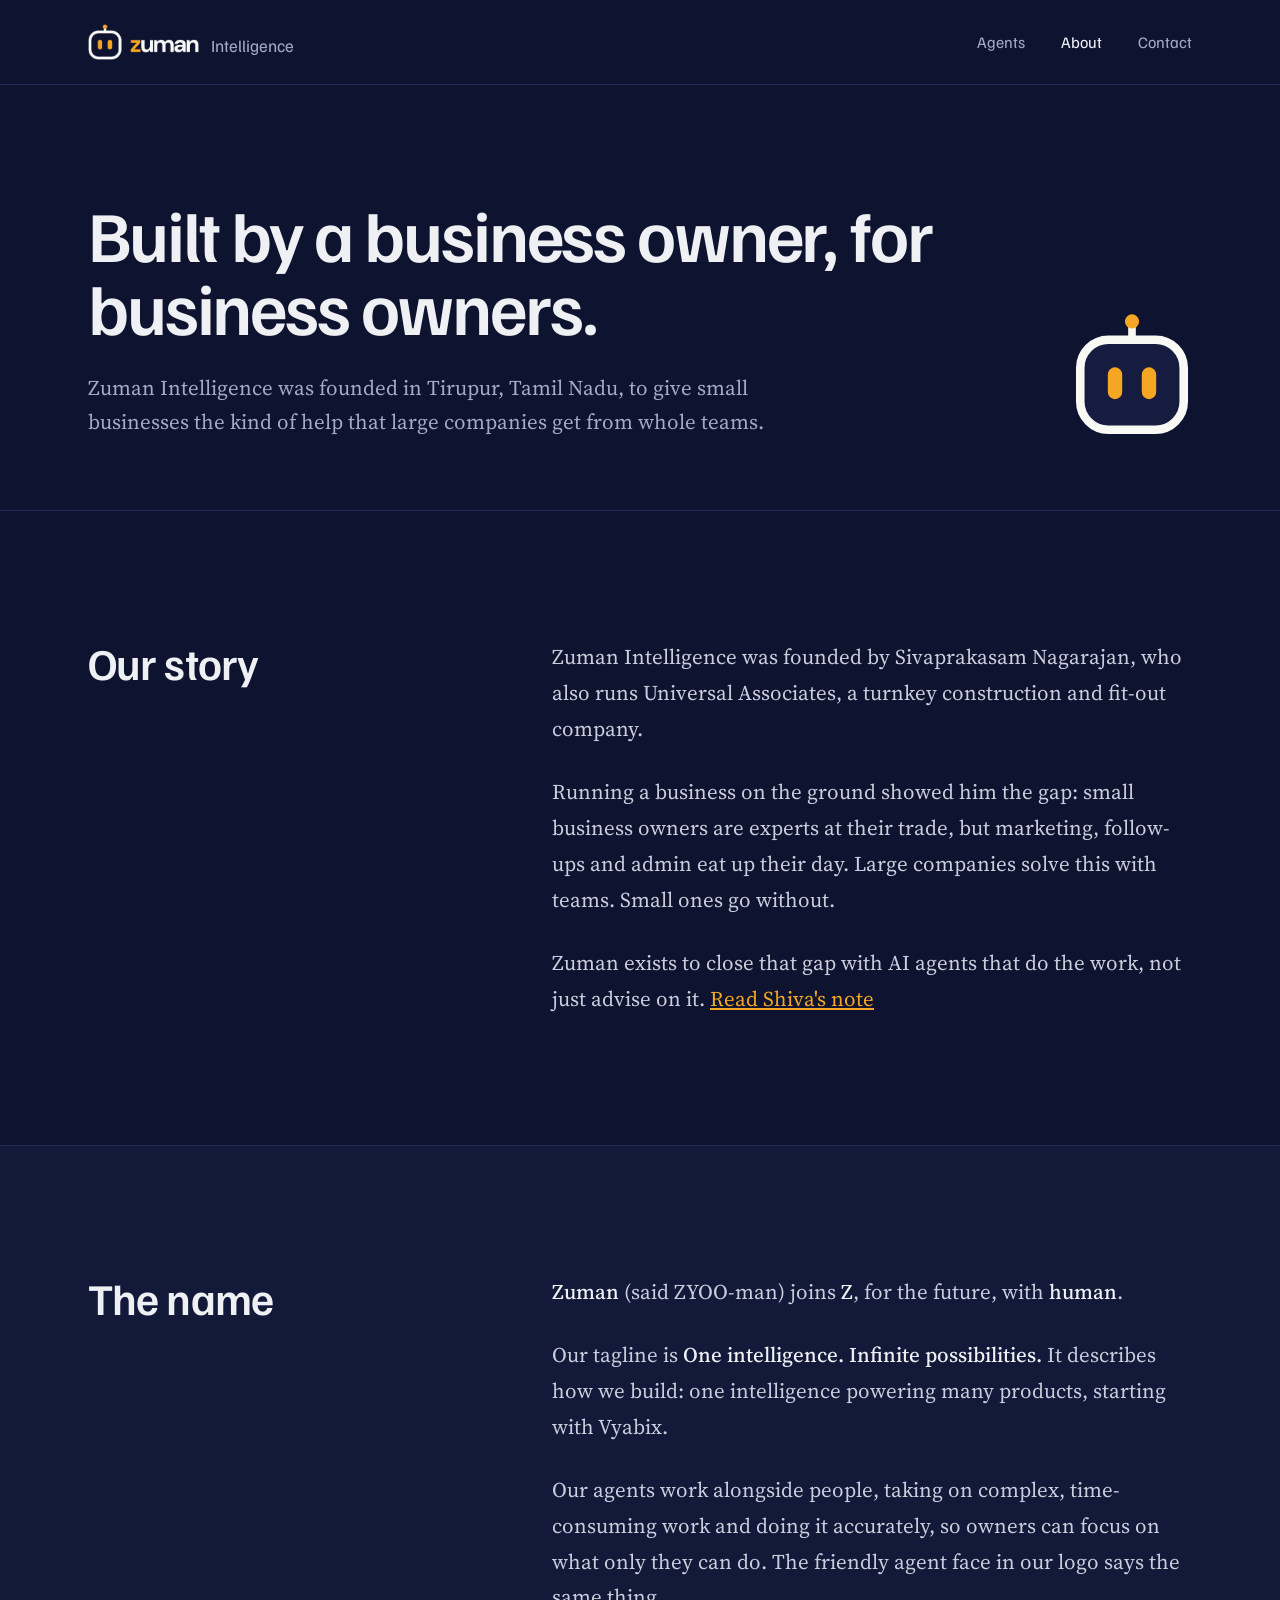
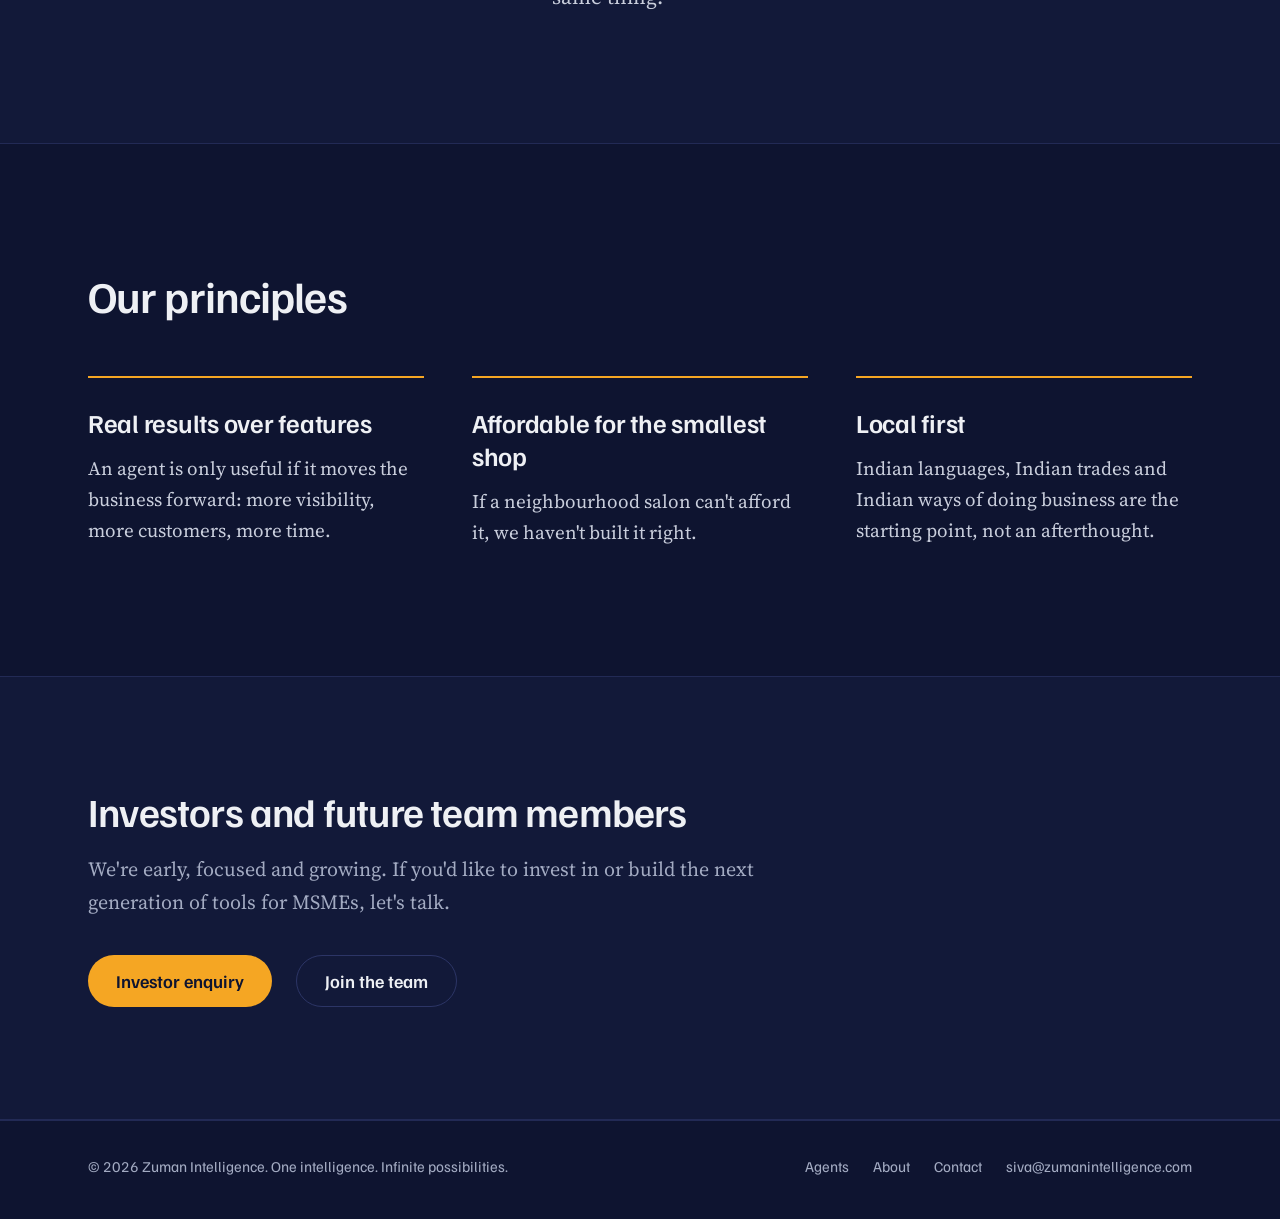
<file: about.html>
<!DOCTYPE html>
<html lang="en">
<head>
  <meta charset="UTF-8">
  <meta name="viewport" content="width=device-width, initial-scale=1.0">
  <title>About | Zuman Intelligence</title>
  <meta name="description" content="Zuman Intelligence was founded in Tirupur by Sivaprakasam Nagarajan to build AI agents that help MSMEs grow.">
  <link rel="preconnect" href="https://fonts.googleapis.com">
  <link rel="preconnect" href="https://fonts.gstatic.com" crossorigin>
  <link href="https://fonts.googleapis.com/css2?family=Familjen+Grotesk:wght@400;500;600;700&family=Source+Serif+4:ital,opsz,wght@0,8..60,400;0,8..60,500;1,8..60,400&display=swap" rel="stylesheet">
  <link rel="icon" type="image/png" href="assets/favicon.png">
  <link rel="apple-touch-icon" href="assets/apple-touch-icon.png">
  <meta property="og:title" content="About | Zuman Intelligence">
  <meta property="og:image" content="assets/og-icon.png">
  <meta name="theme-color" content="#0E1430">
  <link rel="stylesheet" href="assets/home.css">
</head>
<body>

<header class="site-head">
  <div class="wrap">
    <a href="index.html" class="brand" aria-label="Zuman Intelligence home">
      <img src="assets/logo.png" alt="">
      <span>Intelligence</span>
    </a>
    <nav class="nav" aria-label="Main">
      <a href="products.html">Agents</a>
      <a href="about.html" aria-current="page">About</a>
      <a href="contact.html">Contact</a>
    </nav>
  </div>
</header>

<main>

<section class="page-head">
  <div class="wrap page-head-grid">
    <div>
      <h1>Built by a business owner, for business owners.</h1>
      <p class="lede">Zuman Intelligence was founded in Tirupur, Tamil Nadu, to give small businesses the kind of help that large companies get from whole teams.</p>
    </div>
    <svg class="zi-face" viewBox="60 48 392 416" aria-hidden="true">
          <line x1="256" y1="100" x2="256" y2="142" stroke="#F8F8F4" stroke-width="25"/>
          <circle cx="256" cy="82" r="23" fill="#F5A623"/>
          <rect x="87" y="142" width="338" height="294" rx="92" fill="#151C3F" stroke="#F8F8F4" stroke-width="28"/>
          <rect class="zi-eye" x="177" y="232" width="47" height="104" rx="23.5" fill="#F5A623"/>
          <rect class="zi-eye" x="288" y="232" width="47" height="104" rx="23.5" fill="#F5A623"/>
        </svg>
  </div>
</section>

<section class="band">
  <div class="wrap split">
    <h2 class="h2">Our story</h2>
    <div class="prose">
      <p>Zuman Intelligence was founded by Sivaprakasam Nagarajan, who also runs Universal Associates, a turnkey construction and fit-out company.</p>
      <p>Running a business on the ground showed him the gap: small business owners are experts at their trade, but marketing, follow-ups and admin eat up their day. Large companies solve this with teams. Small ones go without.</p>
      <p>Zuman exists to close that gap with AI agents that do the work, not just advise on it. <a href="index.html#founder">Read Shiva's note</a></p>
    </div>
  </div>
</section>

<section class="band band--alt">
  <div class="wrap split">
    <h2 class="h2">The name</h2>
    <div class="prose">
      <p><strong>Zuman</strong> (said ZYOO-man) joins <strong>Z</strong>, for the future, with <strong>human</strong>.</p>
      <p>Our tagline is <strong>One intelligence. Infinite possibilities.</strong> It describes how we build: one intelligence powering many products, starting with Vyabix.</p>
      <p>Our agents work alongside people, taking on complex, time-consuming work and doing it accurately, so owners can focus on what only they can do. The friendly agent face in our logo says the same thing.</p>
    </div>
  </div>
</section>

<section class="band">
  <div class="wrap">
    <h2 class="h2">Our principles</h2>
    <ul class="principles">
      <li>
        <h3 class="h3">Real results over features</h3>
        <p>An agent is only useful if it moves the business forward: more visibility, more customers, more time.</p>
      </li>
      <li>
        <h3 class="h3">Affordable for the smallest shop</h3>
        <p>If a neighbourhood salon can't afford it, we haven't built it right.</p>
      </li>
      <li>
        <h3 class="h3">Local first</h3>
        <p>Indian languages, Indian trades and Indian ways of doing business are the starting point, not an afterthought.</p>
      </li>
    </ul>
  </div>
</section>

<section class="cta-band band--alt">
  <div class="wrap">
    <h2>Investors and future team members</h2>
    <p>We're early, focused and growing. If you'd like to invest in or build the next generation of tools for MSMEs, let's talk.</p>
    <div class="actions">
      <a href="contact.html?topic=Investment" class="btn-amber">Investor enquiry</a>
      <a href="contact.html?topic=Careers" class="btn-line">Join the team</a>
    </div>
  </div>
</section>

</main>

<footer class="site-foot">
  <div class="wrap">
    <span>© <span data-year>2026</span> Zuman Intelligence. One intelligence. Infinite possibilities.</span>
    <div class="foot-links">
      <a href="products.html">Agents</a>
      <a href="about.html">About</a>
      <a href="contact.html">Contact</a>
      <a href="mailto:siva@zumanintelligence.com">siva@zumanintelligence.com</a>
    </div>
  </div>
</footer>

<script src="assets/home.js"></script>
</body>
</html>
</file>
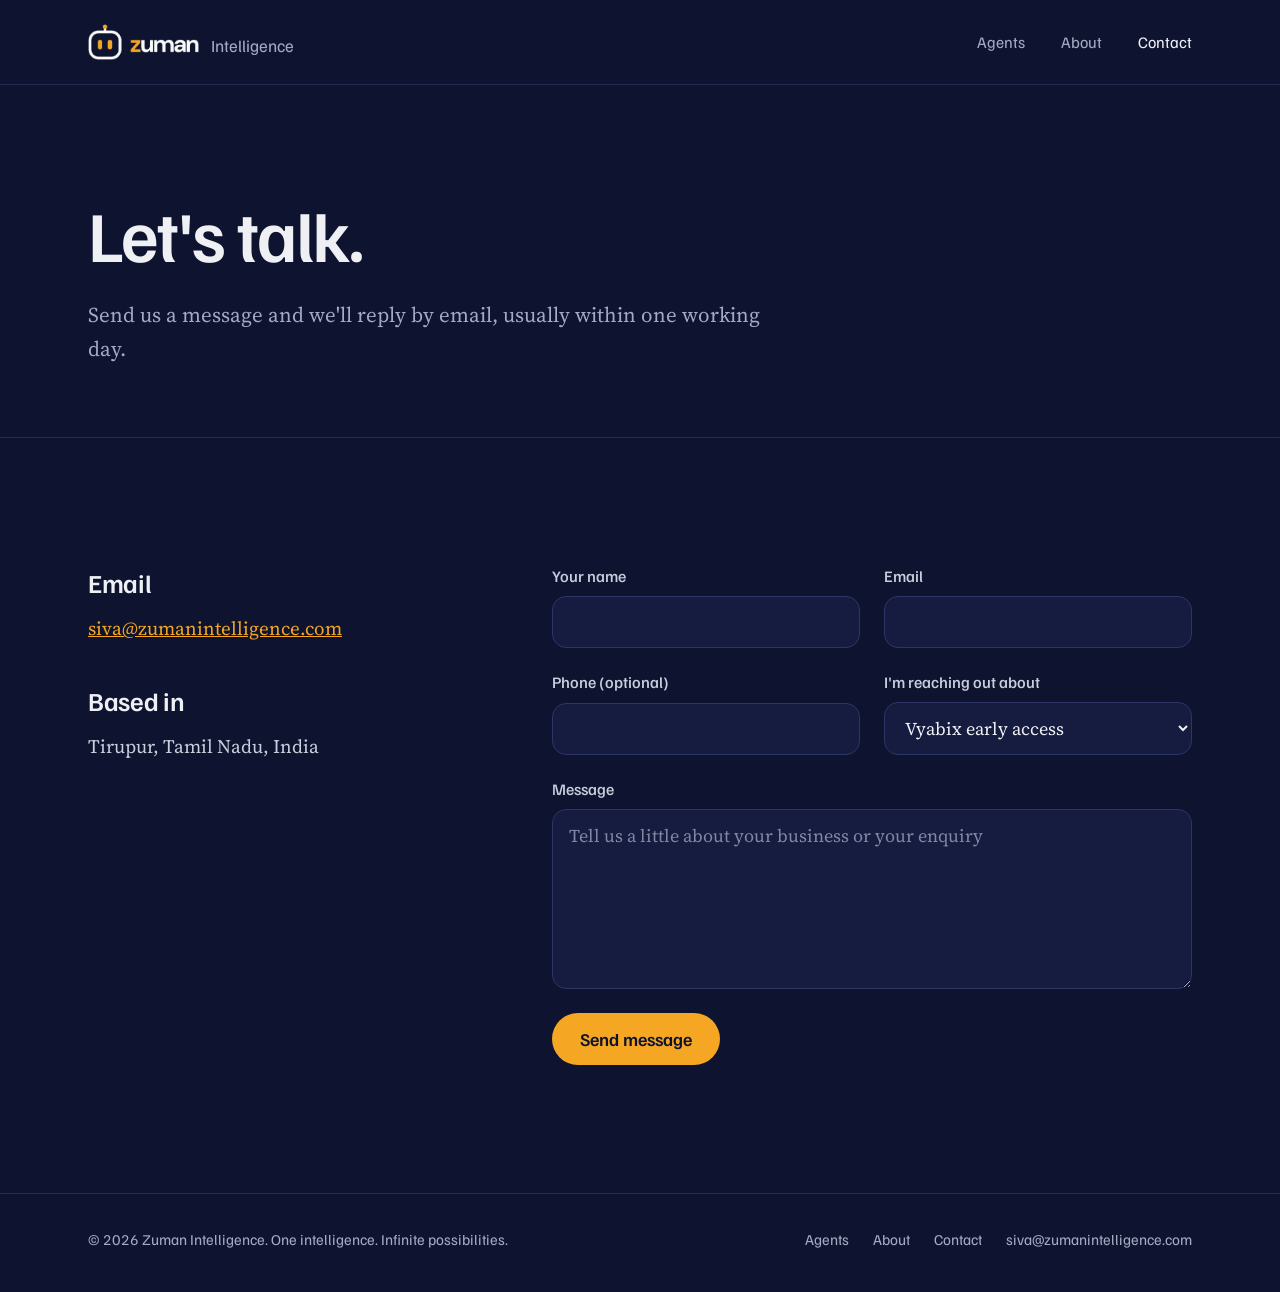
<file: contact.html>
<!DOCTYPE html>
<html lang="en">
<head>
  <meta charset="UTF-8">
  <meta name="viewport" content="width=device-width, initial-scale=1.0">
  <title>Contact | Zuman Intelligence</title>
  <meta name="description" content="Contact Zuman Intelligence for product enquiries, Vyabix early access, investment or careers.">
  <link rel="preconnect" href="https://fonts.googleapis.com">
  <link rel="preconnect" href="https://fonts.gstatic.com" crossorigin>
  <link href="https://fonts.googleapis.com/css2?family=Familjen+Grotesk:wght@400;500;600;700&family=Source+Serif+4:ital,opsz,wght@0,8..60,400;0,8..60,500;1,8..60,400&display=swap" rel="stylesheet">
  <link rel="icon" type="image/png" href="assets/favicon.png">
  <link rel="apple-touch-icon" href="assets/apple-touch-icon.png">
  <meta property="og:title" content="Contact | Zuman Intelligence">
  <meta property="og:image" content="assets/og-icon.png">
  <meta name="theme-color" content="#0E1430">
  <link rel="stylesheet" href="assets/home.css">
</head>
<body>

<header class="site-head">
  <div class="wrap">
    <a href="index.html" class="brand" aria-label="Zuman Intelligence home">
      <img src="assets/logo.png" alt="">
      <span>Intelligence</span>
    </a>
    <nav class="nav" aria-label="Main">
      <a href="products.html">Agents</a>
      <a href="about.html">About</a>
      <a href="contact.html" aria-current="page">Contact</a>
    </nav>
  </div>
</header>

<main>

<section class="page-head">
  <div class="wrap">
    <h1>Let's talk.</h1>
    <p class="lede">Send us a message and we'll reply by email, usually within one working day.</p>
  </div>
</section>

<section class="band">
  <div class="wrap split">
    <div class="contact-side">
      <div>
        <h2 class="h3">Email</h2>
        <p><a href="mailto:siva@zumanintelligence.com">siva@zumanintelligence.com</a></p>
      </div>
      <div>
        <h2 class="h3">Based in</h2>
        <p>Tirupur, Tamil Nadu, India</p>
      </div>
    </div>

    <!-- Netlify Forms: submissions are emailed to siva@zumanintelligence.com (set in Netlify form notifications) -->
    <form class="form" name="contact" method="POST" action="thanks.html" data-netlify="true" netlify-honeypot="company-website">
      <input type="hidden" name="form-name" value="contact">
      <p class="hidden"><label>Leave this empty: <input name="company-website"></label></p>
      <div class="row-2">
        <label>Your name
          <input type="text" name="name" required autocomplete="name">
        </label>
        <label>Email
          <input type="email" name="email" required autocomplete="email">
        </label>
      </div>
      <div class="row-2">
        <label>Phone (optional)
          <input type="tel" name="phone" autocomplete="tel">
        </label>
        <label>I'm reaching out about
          <select name="topic" id="topic">
            <option>Vyabix early access</option>
            <option>Product enquiry</option>
            <option>Investment</option>
            <option>Careers</option>
            <option>Partnership</option>
            <option>Other</option>
          </select>
        </label>
      </div>
      <label>Message
        <textarea name="message" required placeholder="Tell us a little about your business or your enquiry"></textarea>
      </label>
      <div><button type="submit" class="btn-amber">Send message</button></div>
    </form>
  </div>
</section>

</main>

<footer class="site-foot">
  <div class="wrap">
    <span>© <span data-year>2026</span> Zuman Intelligence. One intelligence. Infinite possibilities.</span>
    <div class="foot-links">
      <a href="products.html">Agents</a>
      <a href="about.html">About</a>
      <a href="contact.html">Contact</a>
      <a href="mailto:siva@zumanintelligence.com">siva@zumanintelligence.com</a>
    </div>
  </div>
</footer>

<script src="assets/home.js"></script>
<script>
  // Pre-select the topic when arriving from a "Join early access" / "Investor enquiry" link
  const t = new URLSearchParams(location.search).get('topic');
  const sel = document.getElementById('topic');
  if (t && sel) [...sel.options].forEach(o => { if (o.text === t) o.selected = true; });
</script>
</body>
</html>
</file>
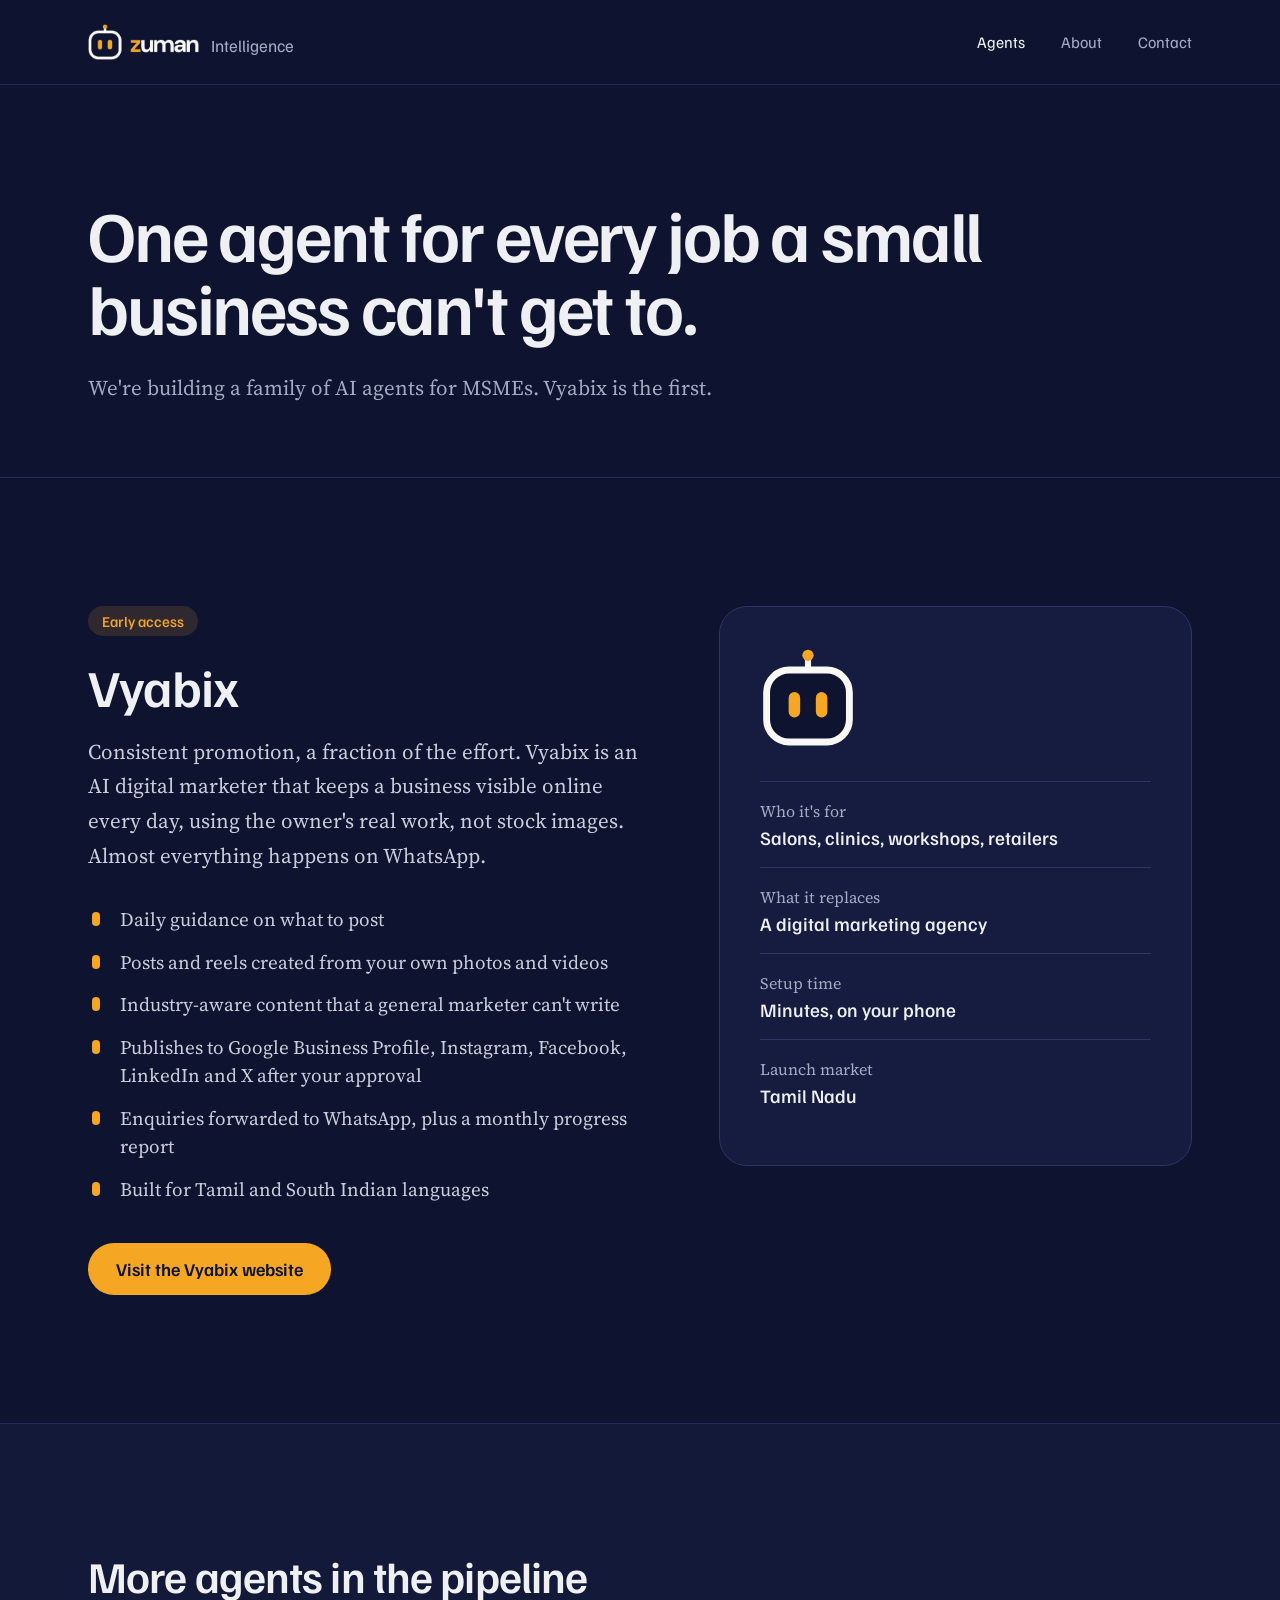
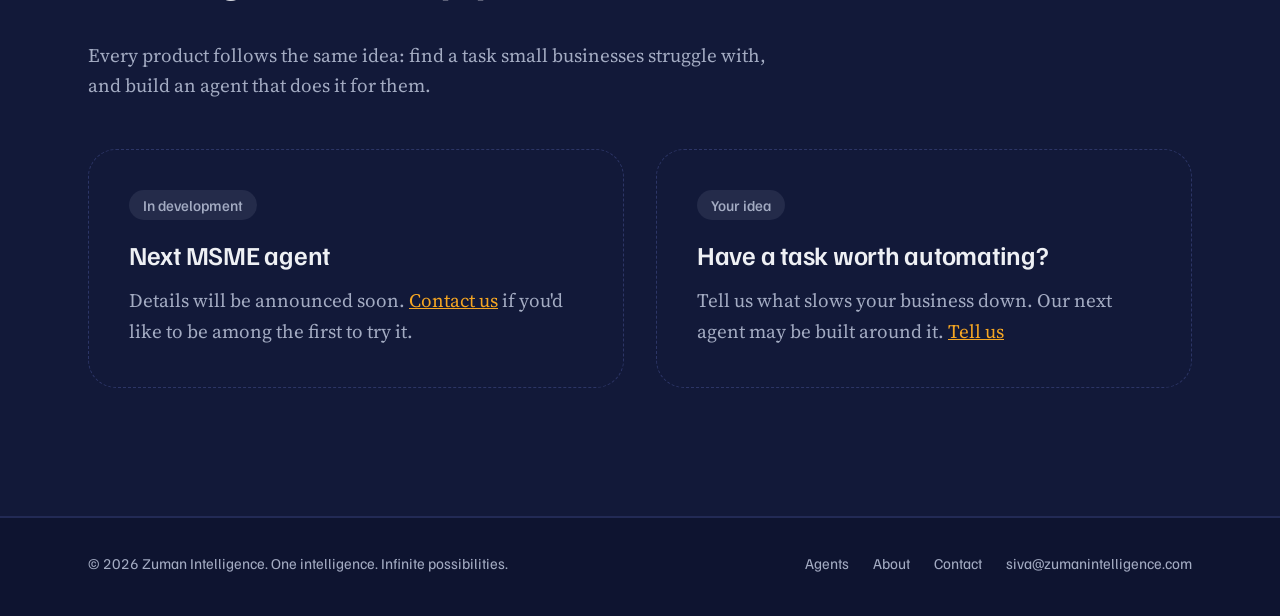
<file: products.html>
<!DOCTYPE html>
<html lang="en">
<head>
  <meta charset="UTF-8">
  <meta name="viewport" content="width=device-width, initial-scale=1.0">
  <title>Agents | Zuman Intelligence</title>
  <meta name="description" content="Vyabix, an AI digital marketer for small businesses, is the first agent from Zuman Intelligence. More AI agents for MSMEs are coming.">
  <link rel="preconnect" href="https://fonts.googleapis.com">
  <link rel="preconnect" href="https://fonts.gstatic.com" crossorigin>
  <link href="https://fonts.googleapis.com/css2?family=Familjen+Grotesk:wght@400;500;600;700&family=Source+Serif+4:ital,opsz,wght@0,8..60,400;0,8..60,500;1,8..60,400&display=swap" rel="stylesheet">
  <link rel="icon" type="image/png" href="assets/favicon.png">
  <link rel="apple-touch-icon" href="assets/apple-touch-icon.png">
  <meta property="og:title" content="Agents | Zuman Intelligence">
  <meta property="og:image" content="assets/og-icon.png">
  <meta name="theme-color" content="#0E1430">
  <link rel="stylesheet" href="assets/home.css">
</head>
<body>

<header class="site-head">
  <div class="wrap">
    <a href="index.html" class="brand" aria-label="Zuman Intelligence home">
      <img src="assets/logo.png" alt="">
      <span>Intelligence</span>
    </a>
    <nav class="nav" aria-label="Main">
      <a href="products.html" aria-current="page">Agents</a>
      <a href="about.html">About</a>
      <a href="contact.html">Contact</a>
    </nav>
  </div>
</header>

<main>

<section class="page-head">
  <div class="wrap">
    <h1>One agent for every job a small business can't get to.</h1>
    <p class="lede">We're building a family of AI agents for MSMEs. Vyabix is the first.</p>
  </div>
</section>

<section class="band">
  <div class="wrap product">
    <div>
      <span class="status">Early access</span>
      <h2>Vyabix</h2>
      <p class="intro">Consistent promotion, a fraction of the effort. Vyabix is an AI digital marketer that keeps a business visible online every day, using the owner's real work, not stock images. Almost everything happens on WhatsApp.</p>
      <ul class="checklist">
        <li>Daily guidance on what to post</li>
        <li>Posts and reels created from your own photos and videos</li>
        <li>Industry-aware content that a general marketer can't write</li>
        <li>Publishes to Google Business Profile, Instagram, Facebook, LinkedIn and X after your approval</li>
        <li>Enquiries forwarded to WhatsApp, plus a monthly progress report</li>
        <li>Built for Tamil and South Indian languages</li>
      </ul>
      <a href="vyabix/" class="btn-amber">Visit the Vyabix website</a>
    </div>
    <dl class="facts">
      <svg class="zi-face" viewBox="60 48 392 416" aria-hidden="true">
          <line x1="256" y1="100" x2="256" y2="142" stroke="#F8F8F4" stroke-width="25"/>
          <circle cx="256" cy="82" r="23" fill="#F5A623"/>
          <rect x="87" y="142" width="338" height="294" rx="92" fill="#0E1430" stroke="#F8F8F4" stroke-width="28"/>
          <rect class="zi-eye" x="177" y="232" width="47" height="104" rx="23.5" fill="#F5A623"/>
          <rect class="zi-eye" x="288" y="232" width="47" height="104" rx="23.5" fill="#F5A623"/>
        </svg>
      <div><dt>Who it's for</dt><dd>Salons, clinics, workshops, retailers</dd></div>
      <div><dt>What it replaces</dt><dd>A digital marketing agency</dd></div>
      <div><dt>Setup time</dt><dd>Minutes, on your phone</dd></div>
      <div><dt>Launch market</dt><dd>Tamil Nadu</dd></div>
    </dl>
  </div>
</section>

<section class="band band--alt">
  <div class="wrap">
    <h2 class="h2">More agents in the pipeline</h2>
    <p class="agents-note">Every product follows the same idea: find a task small businesses struggle with, and build an agent that does it for them.</p>
    <div class="upcoming">
      <article>
        <span class="status status--muted">In development</span>
        <h3 class="h3">Next MSME agent</h3>
        <p>Details will be announced soon. <a href="contact.html?topic=Product%20enquiry">Contact us</a> if you'd like to be among the first to try it.</p>
      </article>
      <article>
        <span class="status status--muted">Your idea</span>
        <h3 class="h3">Have a task worth automating?</h3>
        <p>Tell us what slows your business down. Our next agent may be built around it. <a href="contact.html?topic=Other">Tell us</a></p>
      </article>
    </div>
  </div>
</section>

</main>

<footer class="site-foot">
  <div class="wrap">
    <span>© <span data-year>2026</span> Zuman Intelligence. One intelligence. Infinite possibilities.</span>
    <div class="foot-links">
      <a href="products.html">Agents</a>
      <a href="about.html">About</a>
      <a href="contact.html">Contact</a>
      <a href="mailto:siva@zumanintelligence.com">siva@zumanintelligence.com</a>
    </div>
  </div>
</footer>

<script src="assets/home.js"></script>
</body>
</html>
</file>
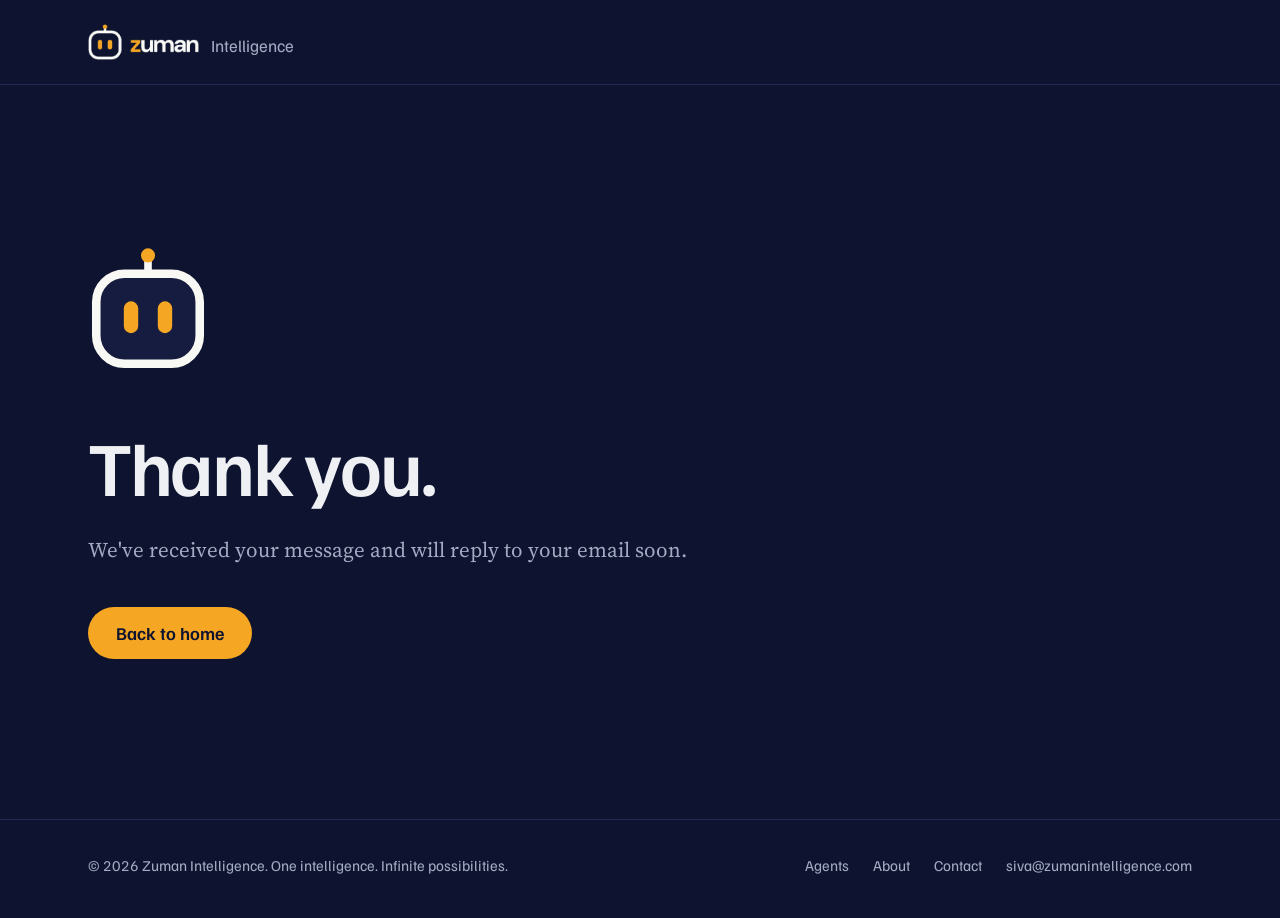
<file: thanks.html>
<!DOCTYPE html>
<html lang="en">
<head>
  <meta charset="UTF-8">
  <meta name="viewport" content="width=device-width, initial-scale=1.0">
  <title>Thank you | Zuman Intelligence</title>
  <meta name="description" content="Your message to Zuman Intelligence has been sent.">
  <link rel="preconnect" href="https://fonts.googleapis.com">
  <link rel="preconnect" href="https://fonts.gstatic.com" crossorigin>
  <link href="https://fonts.googleapis.com/css2?family=Familjen+Grotesk:wght@400;500;600;700&family=Source+Serif+4:ital,opsz,wght@0,8..60,400;0,8..60,500;1,8..60,400&display=swap" rel="stylesheet">
  <link rel="icon" type="image/png" href="assets/favicon.png">
  <link rel="apple-touch-icon" href="assets/apple-touch-icon.png">
  <meta property="og:title" content="Thank you | Zuman Intelligence">
  <meta property="og:image" content="assets/og-icon.png">
  <meta name="theme-color" content="#0E1430">
  <link rel="stylesheet" href="assets/home.css">
</head>
<body>

<header class="site-head">
  <div class="wrap">
    <a href="index.html" class="brand" aria-label="Zuman Intelligence home">
      <img src="assets/logo.png" alt="">
      <span>Intelligence</span>
    </a>
  </div>
</header>

<main>
<section class="thanks">
  <div class="wrap">
    <svg class="zi-face" viewBox="60 48 392 416" aria-hidden="true">
          <line x1="256" y1="100" x2="256" y2="142" stroke="#F8F8F4" stroke-width="25"/>
          <circle cx="256" cy="82" r="23" fill="#F5A623"/>
          <rect x="87" y="142" width="338" height="294" rx="92" fill="#151C3F" stroke="#F8F8F4" stroke-width="28"/>
          <rect class="zi-eye" x="177" y="232" width="47" height="104" rx="23.5" fill="#F5A623"/>
          <rect class="zi-eye" x="288" y="232" width="47" height="104" rx="23.5" fill="#F5A623"/>
        </svg>
    <h1>Thank you.</h1>
    <p>We've received your message and will reply to your email soon.</p>
    <a href="index.html" class="btn-amber">Back to home</a>
  </div>
</section>
</main>

<footer class="site-foot">
  <div class="wrap">
    <span>© <span data-year>2026</span> Zuman Intelligence. One intelligence. Infinite possibilities.</span>
    <div class="foot-links">
      <a href="products.html">Agents</a>
      <a href="about.html">About</a>
      <a href="contact.html">Contact</a>
      <a href="mailto:siva@zumanintelligence.com">siva@zumanintelligence.com</a>
    </div>
  </div>
</footer>

<script src="assets/home.js"></script>
</body>
</html>
</file>
<file: assets/home.css>
/* Zuman Intelligence — homepage v2 (dark indigo + amber) */
:root {
  --night: #0E1430;
  --deep: #121939;
  --raised: #151C3F;
  --line: #222A55;
  --line-strong: #2C3566;
  --porcelain: #EEF0F4;
  --mist: #C9CEDC;
  --haze: #A3ABC2;
  --amber: #F5A623;
  --amber-hover: #FFC35C;
  --outline: #F8F8F4;
  --sans: 'Familjen Grotesk', system-ui, sans-serif;
  --serif: 'Source Serif 4', Georgia, serif;
}

* { box-sizing: border-box; }
html { scroll-behavior: smooth; }
body {
  margin: 0;
  background: var(--night);
  color: var(--porcelain);
  font-family: var(--serif);
  -webkit-font-smoothing: antialiased;
  overflow-x: hidden;
}
a { color: var(--amber); }
a:hover { color: var(--amber-hover); }
a:focus-visible { outline: 2px solid var(--amber); outline-offset: 4px; border-radius: 4px; }
img { max-width: 100%; }

.wrap { max-width: 1200px; margin: 0 auto; padding: 0 48px; }

/* Header */
.site-head { border-bottom: 1px solid var(--line); }
.site-head .wrap {
  display: flex; align-items: center; justify-content: space-between;
  gap: 24px; flex-wrap: wrap; padding-top: 24px; padding-bottom: 24px;
}
.brand { display: flex; align-items: center; gap: 12px; text-decoration: none; color: var(--haze); }
.brand img { height: 36px; width: auto; display: block; }
.brand span { font-family: var(--sans); font-size: 17px; padding-top: 6px; }
.nav { display: flex; gap: 36px; flex-wrap: wrap; font-family: var(--sans); font-size: 16px; }
.nav a { color: var(--haze); text-decoration: none; }
.nav a:hover { color: var(--porcelain); }

/* Shared type */
.h2 {
  margin: 0; font-family: var(--sans); font-weight: 600;
  font-size: 44px; line-height: 1.08; letter-spacing: -0.02em; color: var(--porcelain);
}
.prose { font-size: 21px; line-height: 1.7; color: var(--mist); max-width: 36em; }
.prose p { margin: 0 0 28px; }
.prose p:last-child { margin-bottom: 0; }

.band { padding: 128px 0; }
.band--alt { background: var(--deep); border-top: 1px solid var(--line); border-bottom: 1px solid var(--line); }

/* Hero */
.hero { padding: 120px 0 96px; }
.hero-grid { display: grid; grid-template-columns: minmax(0, 1.35fr) minmax(0, 1fr); gap: 48px; align-items: center; }
.hero h1 {
  margin: 0; font-family: var(--sans); font-weight: 600;
  font-size: clamp(52px, 7.4vw, 108px); line-height: 0.98; letter-spacing: -0.035em;
}
.hero-lede { margin: 40px 0 0; max-width: 34em; font-size: 22px; line-height: 1.6; color: var(--haze); }
.hero-face { display: flex; justify-content: center; }
.hero-face svg { width: 300px; max-width: 100%; height: auto; filter: drop-shadow(0 24px 70px rgba(245, 166, 35, 0.2)); }

/* Agent belt */
.belt { margin-top: 120px; display: flex; align-items: center; gap: 28px; flex-wrap: wrap; }
.belt-item { opacity: 0; animation: zi-arrive 0.9s ease-out both; }
.belt-item:nth-child(1) { animation-delay: 2.0s; }
.belt-item:nth-child(2) { animation-delay: 2.25s; }
.belt-item:nth-child(3) { animation-delay: 2.45s; }
.belt-item:nth-child(4) { animation-delay: 2.65s; }
.belt-item:nth-child(5) { animation-delay: 2.85s; }
.belt-kural { display: flex; align-items: center; gap: 16px; text-decoration: none; color: var(--porcelain); }
.belt-kural strong { display: block; font-family: var(--sans); font-weight: 600; font-size: 18px; }
.belt-kural small { display: block; font-size: 15px; color: var(--haze); }
.belt svg { width: 62px; height: auto; display: block; }
.belt-note { font-size: 16px; color: var(--haze); }

/* Faces + blink */
.zi-eye { transform-box: fill-box; transform-origin: 50% 50%; }
.zi-face.is-blinking .zi-eye { animation: zi-blink 0.36s ease-in-out; }
@keyframes zi-blink { 0%, 100% { transform: scaleY(1); } 45%, 55% { transform: scaleY(0.08); } }
@keyframes zi-arrive { from { opacity: 0; transform: translateX(-16px); } to { opacity: 1; transform: none; } }

/* Split layout */
.split { display: grid; grid-template-columns: minmax(0, 1fr) minmax(0, 1.6fr); gap: 64px; }

/* Agents */
.agent {
  display: flex; flex-wrap: wrap; gap: 48px; align-items: center;
  margin-top: 56px; padding: 56px; background: var(--raised);
  border: 1px solid var(--line-strong); border-radius: 28px;
}
.agent svg { flex: 0 0 auto; width: 128px; height: auto; }
.agent-body { flex: 1 1 420px; min-width: 0; }
.agent h3 { margin: 0 0 14px; font-family: var(--sans); font-weight: 600; font-size: 34px; letter-spacing: -0.015em; }
.agent p { margin: 0 0 24px; max-width: 34em; font-size: 20px; line-height: 1.65; color: var(--mist); }
.agent a { font-family: var(--sans); font-weight: 500; font-size: 18px; }
.agents-note { margin: 40px 0 0; font-size: 19px; line-height: 1.6; color: var(--haze); max-width: 36em; }

/* Founder */
.founder { display: grid; grid-template-columns: minmax(0, 0.85fr) minmax(0, 1.15fr); gap: 72px; align-items: start; }
.founder figure { margin: 0; }
.founder img { display: block; width: 100%; height: auto; aspect-ratio: 4 / 5; object-fit: cover; object-position: 50% 20%; border-radius: 24px; }
.founder figcaption { margin-top: 20px; }
.founder figcaption strong { display: block; font-family: var(--sans); font-weight: 600; font-size: 20px; }
.founder figcaption span { display: block; margin-top: 4px; font-size: 17px; color: var(--haze); }
.founder .h2 { margin-bottom: 40px; }
.founder .prose { line-height: 1.75; max-width: 34em; }
.signature { margin-top: 36px !important; font-style: italic; font-size: 30px; color: var(--porcelain); }

.timeline {
  list-style: none; margin: 112px 0 0; padding: 40px 0 0;
  border-top: 1px solid var(--line-strong);
  display: grid; grid-template-columns: repeat(5, minmax(0, 1fr)); gap: 24px;
}
.timeline li { display: flex; flex-direction: column; gap: 10px; }
.timeline b { font-family: var(--sans); font-weight: 600; font-size: 26px; color: var(--amber); }
.timeline span { font-size: 17px; line-height: 1.5; color: var(--mist); }

/* Join + contact */
.join h2 { margin: 0 0 20px; font-family: var(--sans); font-weight: 600; font-size: 36px; line-height: 1.1; letter-spacing: -0.02em; }
.join p { margin: 0 0 32px; font-size: 19px; line-height: 1.65; color: var(--haze); max-width: 32em; }
.btn-amber {
  display: inline-flex; align-items: center; min-height: 52px; padding: 0 28px;
  border-radius: 999px; background: var(--amber); color: var(--night);
  text-decoration: none; font-family: var(--sans); font-weight: 600; font-size: 18px;
}
.btn-amber:hover { background: var(--amber-hover); color: var(--night); }
.join .links { display: flex; flex-wrap: wrap; gap: 20px 28px; align-items: center; }
.join .links a:not(.btn-amber) { font-family: var(--sans); font-size: 17px; }

/* Footer */
.site-foot { border-top: 1px solid var(--line); }
.site-foot .wrap {
  display: flex; justify-content: space-between; gap: 16px; flex-wrap: wrap;
  padding-top: 36px; padding-bottom: 44px; font-family: var(--sans); font-size: 15px; color: var(--haze);
}

/* Responsive */
@media (max-width: 900px) {
  .wrap { padding: 0 24px; }
  .hero { padding: 72px 0 72px; }
  .hero-grid, .split, .founder { grid-template-columns: minmax(0, 1fr); gap: 40px; }
  .hero-face { order: -1; }
  .hero-face svg { width: 200px; }
  .belt { margin-top: 72px; gap: 18px; }
  .belt svg { width: 52px; }
  .belt-note { flex-basis: 100%; }
  .band { padding: 88px 0; }
  .agent { padding: 32px; }
  .timeline { grid-template-columns: minmax(0, 1fr); gap: 20px; margin-top: 72px; }
  .nav { gap: 20px; }
}

@media (prefers-reduced-motion: reduce) {
  html { scroll-behavior: auto; }
  .belt-item { animation: none; opacity: 1; }
  .zi-face.is-blinking .zi-eye { animation: none; }
}

/* ---------- Inner pages ---------- */
.nav a[aria-current="page"] { color: var(--porcelain); }

.page-head { padding: 112px 0 72px; border-bottom: 1px solid var(--line); }
.page-head-grid { display: flex; align-items: flex-end; justify-content: space-between; gap: 48px; }
.page-head-grid > div { flex: 1 1 auto; min-width: 0; }
.page-head h1 {
  margin: 0; max-width: 14em; font-family: var(--sans); font-weight: 600;
  font-size: clamp(44px, 5.6vw, 80px); line-height: 1.02; letter-spacing: -0.03em;
}
.page-head .lede { margin: 28px 0 0; max-width: 34em; font-size: 21px; line-height: 1.6; color: var(--haze); }
.page-head svg { width: 120px; height: auto; flex: 0 0 auto; }

.h3 { margin: 0 0 14px; font-family: var(--sans); font-weight: 600; font-size: 26px; letter-spacing: -0.01em; color: var(--porcelain); }
.prose h3 { margin: 0 0 14px; font-family: var(--sans); font-weight: 600; font-size: 26px; color: var(--porcelain); }
.prose strong { color: var(--porcelain); font-weight: 500; }
.prose .amber { color: var(--amber); }

/* Principles: three short statements, separated by rules (not cards) */
.principles { list-style: none; margin: 56px 0 0; padding: 0; display: grid; grid-template-columns: repeat(3, minmax(0, 1fr)); gap: 48px; }
.principles li { border-top: 2px solid var(--amber); padding-top: 28px; }
.principles p { margin: 0; font-size: 19px; line-height: 1.65; color: var(--mist); }

.cta-band { padding: 112px 0; }
.cta-band h2 { margin: 0 0 20px; font-family: var(--sans); font-weight: 600; font-size: 40px; line-height: 1.1; letter-spacing: -0.02em; }
.cta-band p { margin: 0 0 36px; max-width: 34em; font-size: 20px; line-height: 1.65; color: var(--haze); }
.actions { display: flex; flex-wrap: wrap; gap: 16px 24px; align-items: center; }
.btn-line {
  display: inline-flex; align-items: center; min-height: 52px; padding: 0 28px; border-radius: 999px;
  border: 1.5px solid var(--line-strong); color: var(--porcelain); text-decoration: none;
  font-family: var(--sans); font-weight: 600; font-size: 18px;
}
.btn-line:hover { border-color: var(--haze); color: var(--porcelain); }

/* Products */
.status {
  display: inline-block; margin-bottom: 18px; padding: 6px 14px; border-radius: 999px;
  font-family: var(--sans); font-size: 15px; font-weight: 500;
  background: rgba(245, 166, 35, 0.14); color: var(--amber);
}
.status--muted { background: rgba(163, 171, 194, 0.12); color: var(--haze); }
.product { display: grid; grid-template-columns: minmax(0, 1.2fr) minmax(0, 1fr); gap: 64px; align-items: start; }
.product h2 { margin: 0 0 16px; font-family: var(--sans); font-weight: 600; font-size: 52px; letter-spacing: -0.025em; }
.product .intro { margin: 0 0 32px; font-size: 21px; line-height: 1.65; color: var(--mist); max-width: 32em; }
.checklist { list-style: none; margin: 0 0 40px; padding: 0; display: grid; gap: 14px; }
.checklist li { position: relative; padding-left: 32px; font-size: 19px; line-height: 1.5; color: var(--mist); }
.checklist li::before {
  content: ""; position: absolute; left: 4px; top: 0.35em; width: 8px; height: 14px; border-radius: 4px; background: var(--amber);
}
.facts { margin: 0; padding: 40px; background: var(--raised); border: 1px solid var(--line-strong); border-radius: 28px; }
.facts svg { width: 96px; height: auto; display: block; margin-bottom: 32px; }
.facts div { padding: 18px 0; border-top: 1px solid var(--line-strong); }
.facts dt { font-size: 16px; color: var(--haze); margin-bottom: 4px; }
.facts dd { margin: 0; font-family: var(--sans); font-weight: 500; font-size: 19px; color: var(--porcelain); }
.upcoming { display: grid; grid-template-columns: repeat(2, minmax(0, 1fr)); gap: 32px; margin-top: 48px; }
.upcoming article { padding: 40px; border: 1px dashed var(--line-strong); border-radius: 28px; }
.upcoming p { margin: 0; font-size: 19px; line-height: 1.65; color: var(--haze); }

/* Contact form */
.form { display: grid; gap: 24px; }
.form .row-2 { display: grid; grid-template-columns: repeat(2, minmax(0, 1fr)); gap: 24px; }
.form label { display: grid; gap: 10px; font-family: var(--sans); font-size: 16px; font-weight: 500; color: var(--mist); }
.form input, .form select, .form textarea {
  width: 100%; min-height: 52px; padding: 12px 16px; border-radius: 14px;
  border: 1.5px solid var(--line-strong); background: var(--raised); color: var(--porcelain);
  font-family: var(--serif); font-size: 18px;
}
.form textarea { min-height: 180px; resize: vertical; line-height: 1.6; }
.form input:focus, .form select:focus, .form textarea:focus { outline: 2px solid var(--amber); outline-offset: 2px; border-color: var(--amber); }
.form ::placeholder { color: #7F88A3; }
.form button { border: 0; cursor: pointer; }
.form .hidden { display: none; }
.contact-side { display: grid; gap: 40px; align-content: start; }
.contact-side p { margin: 0; font-size: 19px; line-height: 1.6; color: var(--mist); }

/* Thanks */
.thanks { padding: 160px 0; text-align: left; }
.thanks svg { width: 120px; height: auto; margin-bottom: 40px; }
.thanks h1 { margin: 0 0 20px; font-family: var(--sans); font-weight: 600; font-size: clamp(48px, 6vw, 80px); letter-spacing: -0.03em; }
.thanks p { margin: 0 0 40px; font-size: 21px; line-height: 1.6; color: var(--haze); max-width: 32em; }

.foot-links { display: flex; gap: 24px; flex-wrap: wrap; }
.foot-links a { color: var(--haze); text-decoration: none; }
.foot-links a:hover { color: var(--porcelain); }

@media (max-width: 900px) {
  .page-head { padding: 72px 0 48px; }
  .page-head svg { display: none; }
  .principles, .product, .upcoming, .form .row-2 { grid-template-columns: minmax(0, 1fr); gap: 32px; }
  .cta-band { padding: 80px 0; }
  .thanks { padding: 96px 0; }
}
</file>
